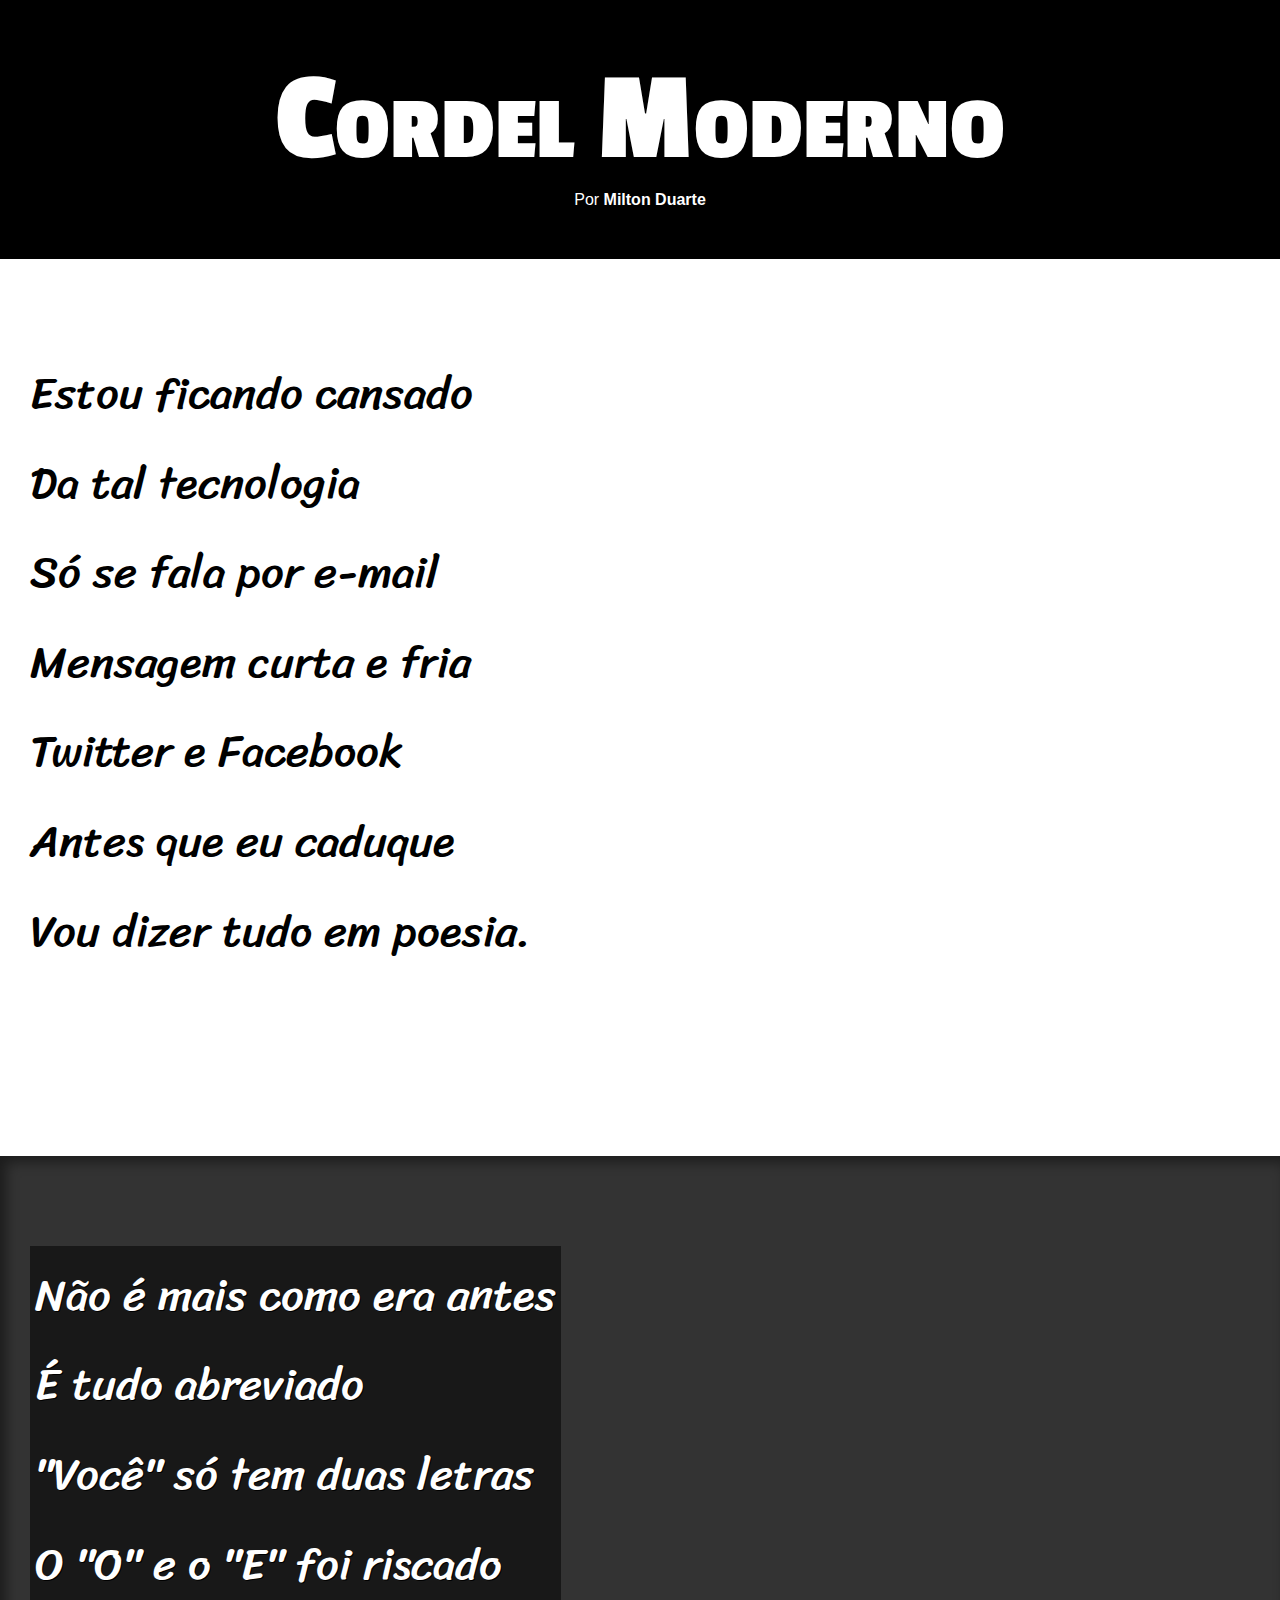
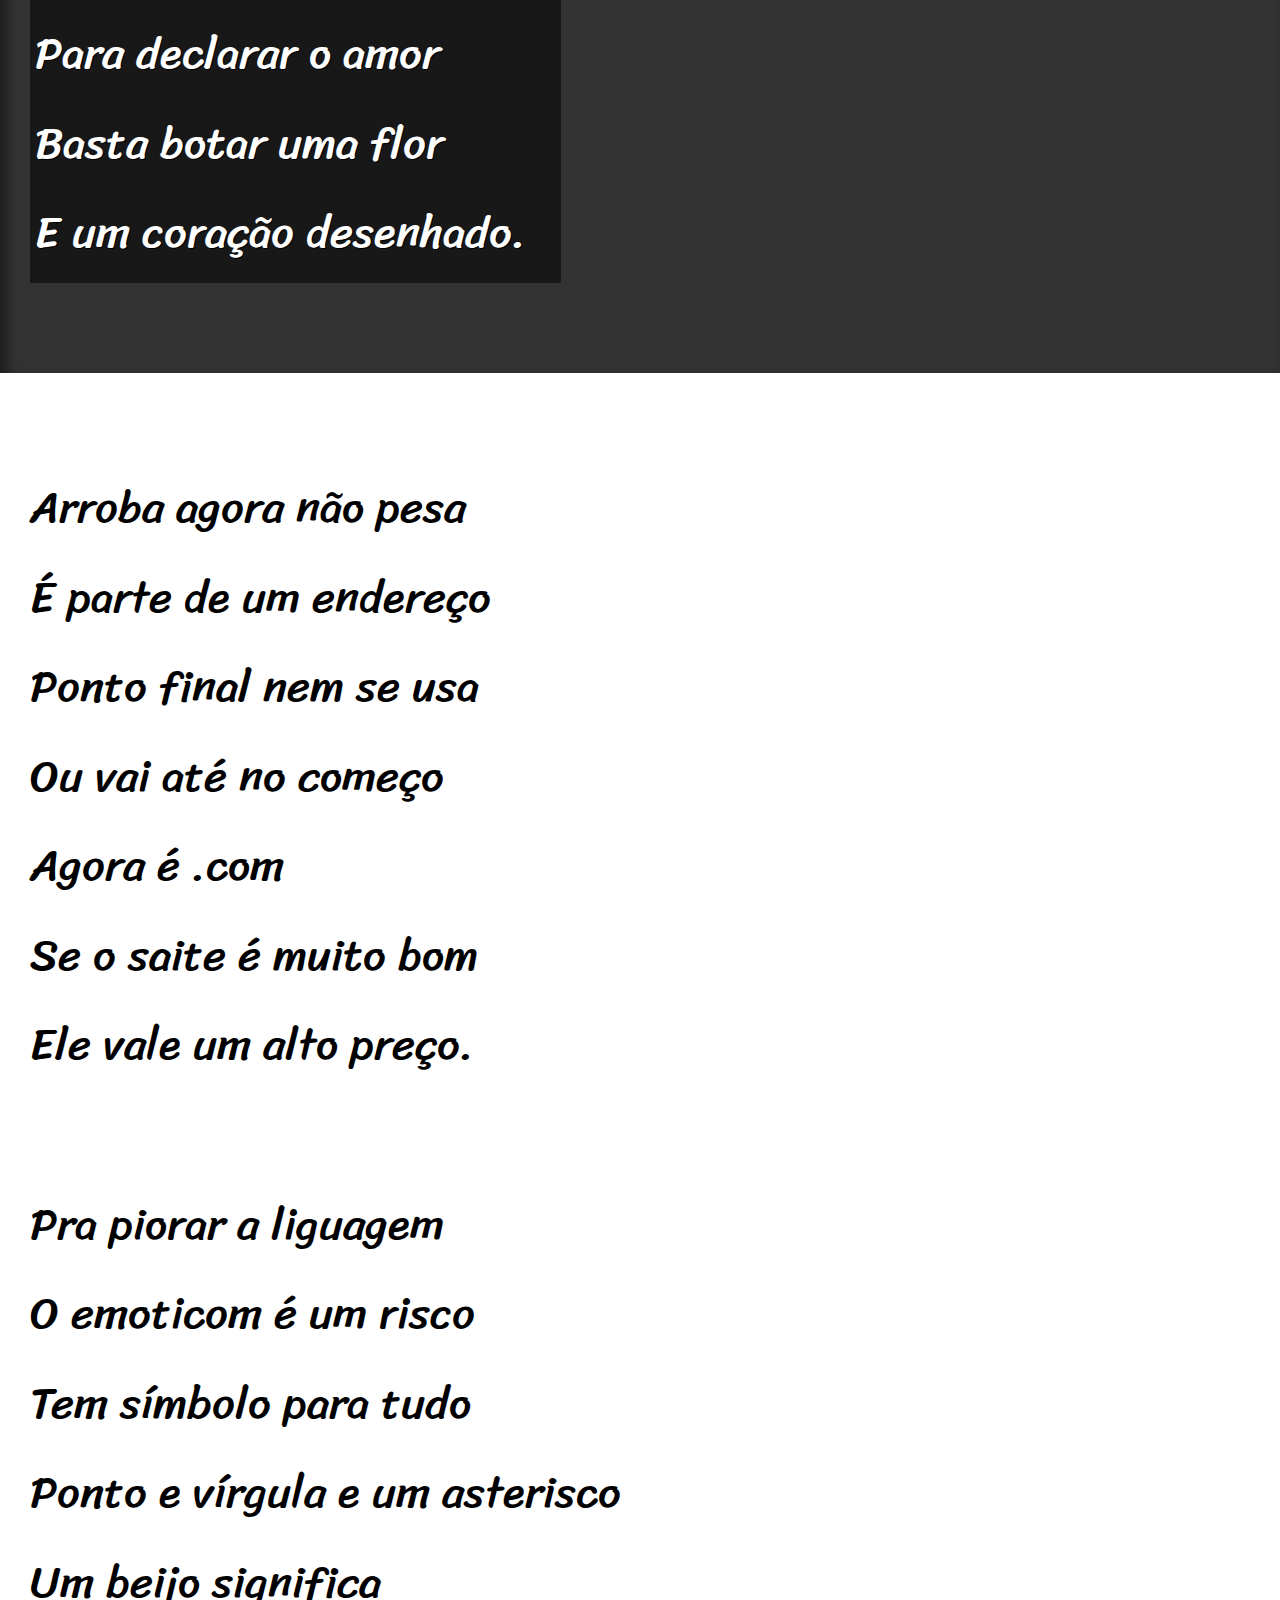
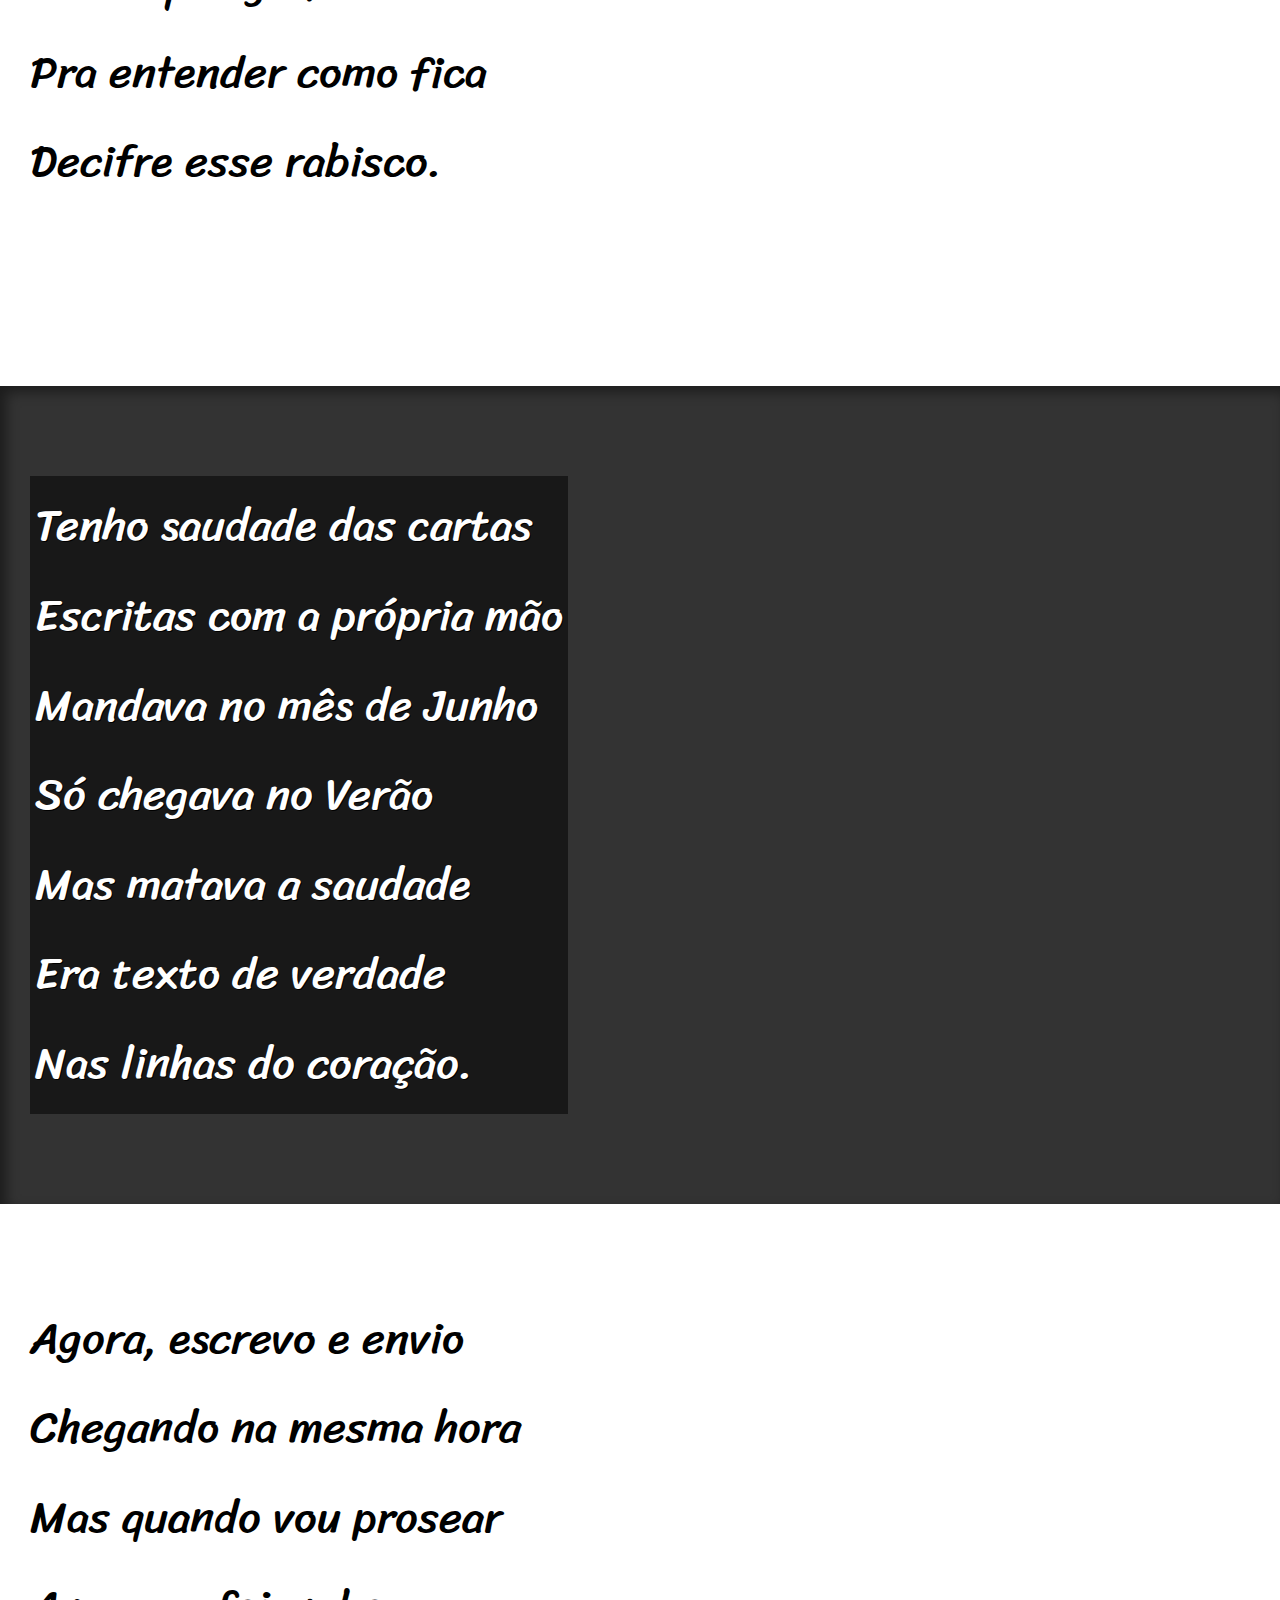
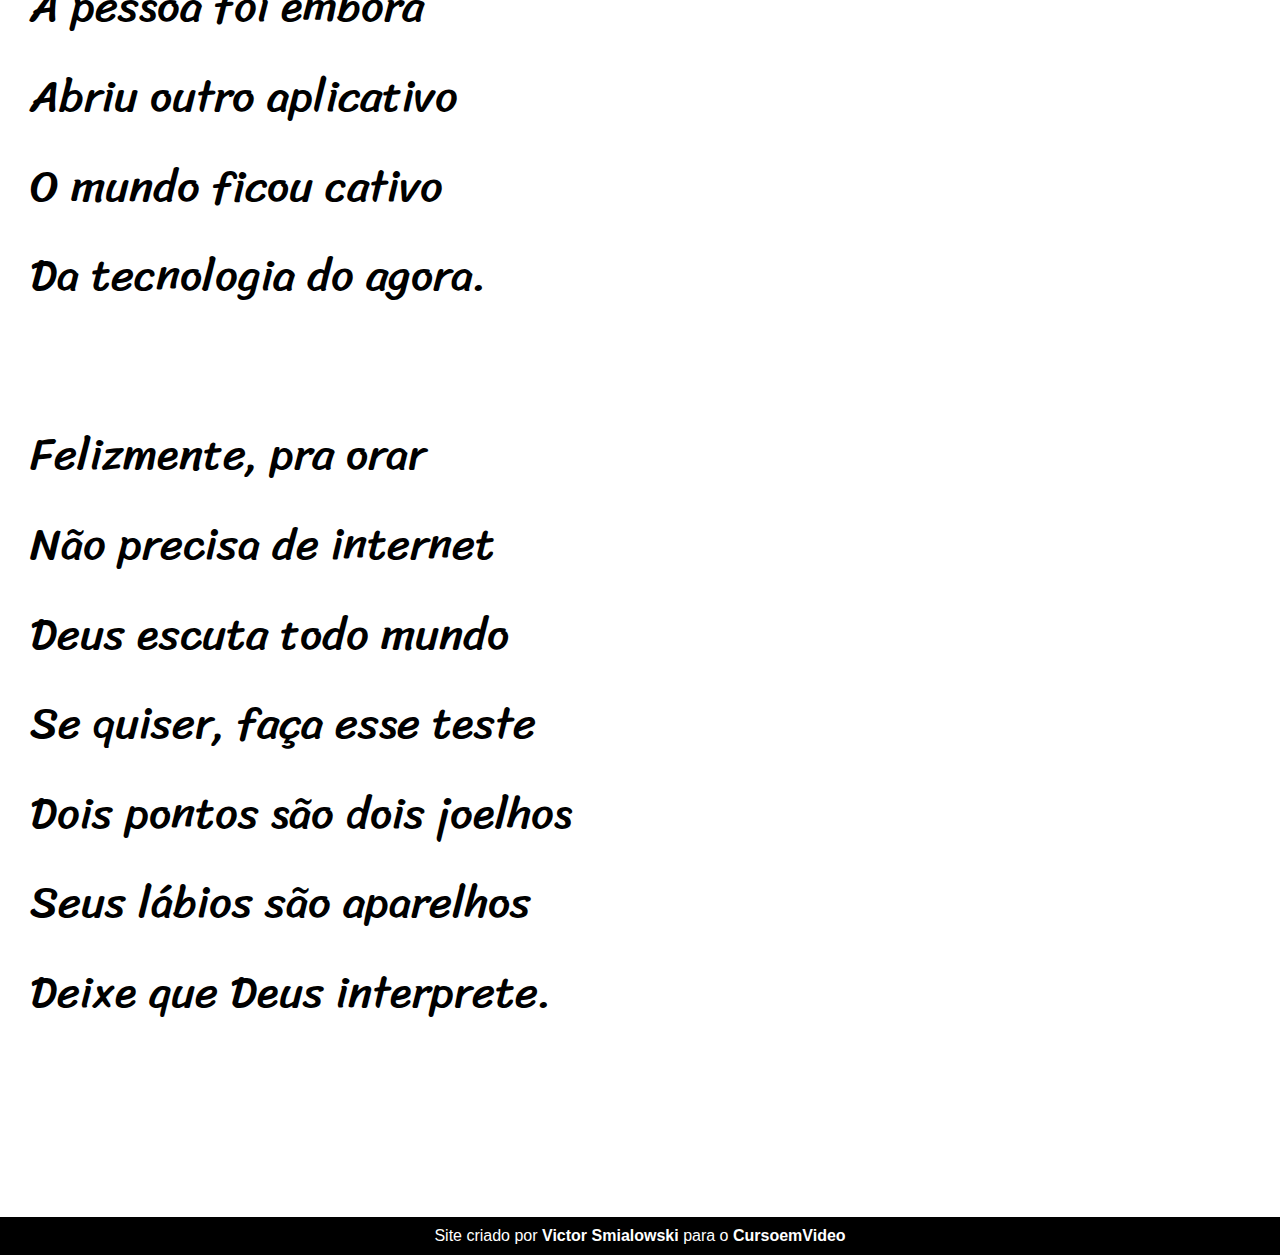
<file: Exercicio/index.html>
<!DOCTYPE html>
<html lang="pt-br">
<head>
    <meta charset="UTF-8">
    <meta http-equiv="X-UA-Compatible" content="IE=edge">
    <meta name="viewport" content="width=device-width, initial-scale=1.0">
    <title>Cordel Moderno</title>
    <link rel="stylesheet" href="estilo/style.css">
</head>
<body>
    <header>
        <h1>Cordel Moderno</h1>
        <p>Por <a href="https://www.recantodasletras.com.br/poesias/3186743" target="_blank">Milton Duarte</a></p>
    </header>

    <section class="normal">
        <p>
            Estou ficando cansado <br>
            Da tal tecnologia <br>
            Só se fala por e-mail <br>
            Mensagem curta e fria <br>
            Twitter e Facebook <br>
            Antes que eu caduque <br>
            Vou dizer tudo em poesia.
        </p>
    </section>

    <section class="imagem" id="img01">
        <p>
            Não é mais como era antes <br>
            É tudo abreviado <br>
            "Você" só tem duas letras <br>
            O "O" e o "E" foi riscado <br>
            Para declarar o amor <br>
            Basta botar uma flor <br>
            E um coração desenhado.
        </p>
    </section>

    <section class="normal">
        <p>
            Arroba agora não pesa <br>
            É parte de um endereço <br>
            Ponto final nem se usa <br>
            Ou vai até no começo <br>
            Agora é .com <br>
            Se o saite é muito bom <br>
            Ele vale um alto preço. <br>
        </p>

        <p>
            Pra piorar a liguagem <br>
            O emoticom é um risco <br>
            Tem símbolo para tudo <br>
            Ponto e vírgula e um asterisco <br>
            Um beijo significa <br>
            Pra entender como fica <br>
            Decifre esse rabisco.
        </p>
    </section>

    <section class="imagem" id="img02">
        <p>
            Tenho saudade das cartas <br>
            Escritas com a própria mão <br>
            Mandava no mês de Junho <br>
            Só chegava no Verão <br>
            Mas matava a saudade <br>
            Era texto de verdade <br>
            Nas linhas do coração.
        </p>
    </section>

    <section class="normal">
        <p>
            Agora, escrevo e envio <br>
            Chegando na mesma hora <br>
            Mas quando vou prosear <br>
            A pessoa foi embora <br>
            Abriu outro aplicativo <br>
            O mundo ficou cativo <br>
            Da tecnologia do agora. <br>
        </p>

        <p>
            Felizmente, pra orar <br>
            Não precisa de internet <br>
            Deus escuta todo mundo <br>
            Se quiser, faça esse teste <br>
            Dois pontos são dois joelhos <br>
            Seus lábios são aparelhos <br>
            Deixe que Deus interprete.
        </p>
    </section>

    <footer>
        <p>Site criado por <a href="https://github.com/Victor-Smialowski" target="_blank">Victor Smialowski</a> para o <a href="https://www.cursoemvideo.com" target="_blank">CursoemVideo</a></p>
    </footer>
</body>
</html>
</file>
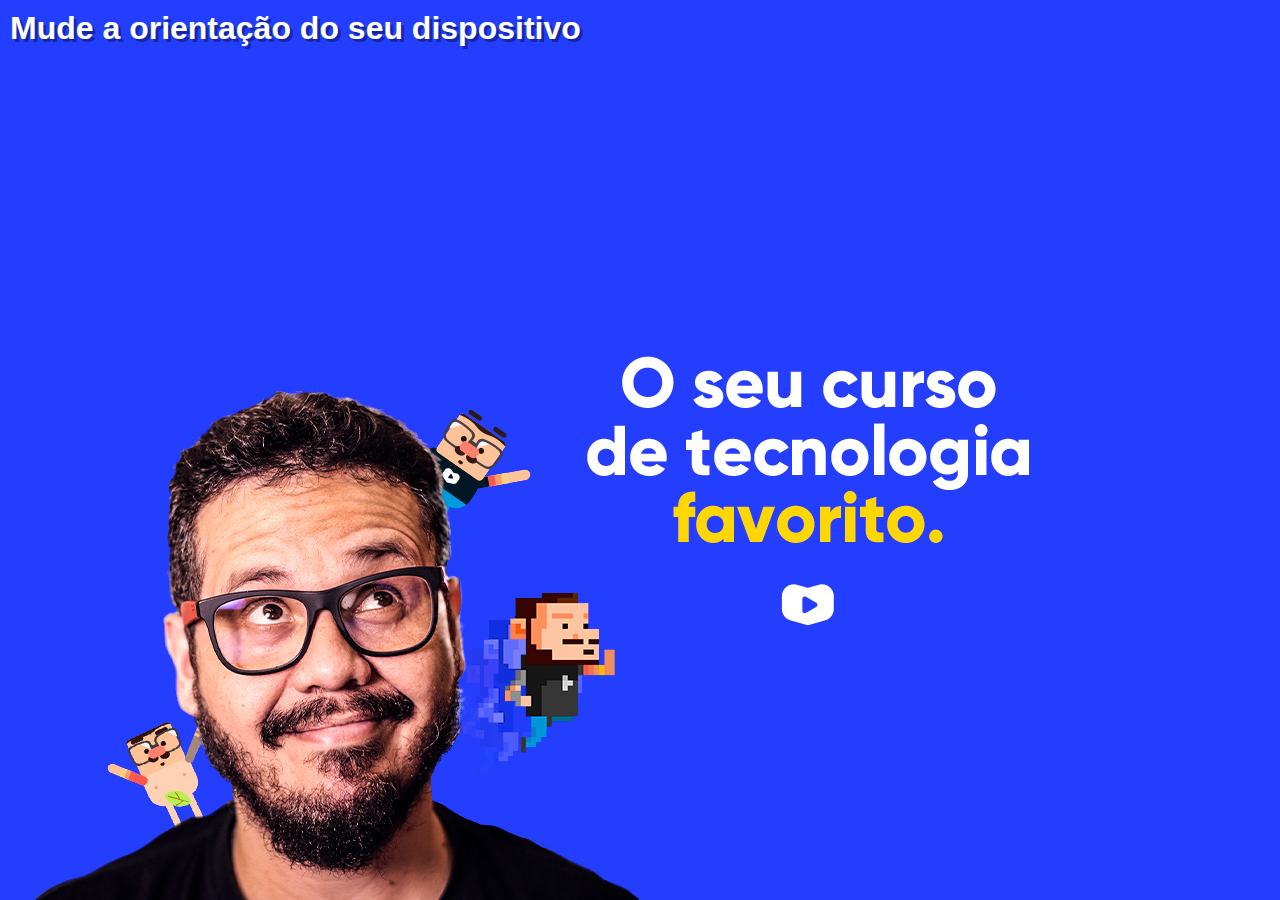
<file: pacote-imagens-cap25/index.html>
<!DOCTYPE html>
<html lang="pt-br">
<head>
    <meta charset="UTF-8">
    <meta http-equiv="X-UA-Compatible" content="IE=edge">
    <meta name="viewport" content="width=device-width, initial-scale=1.0">
    <title>Media Queries</title>
    <link rel="stylesheet" href="estilos/style.css" media="all">
    <link rel="stylesheet" href="estilos/empe.css" media="screen and (orientation: portrait)" >
    <link rel="stylesheet" href="estios/paisage.css" media="screen and (orientation: landscape)">
</head>
<body>
    <h1>Mude a orientação do seu dispositivo</h1>
</body>
</html>
</file>
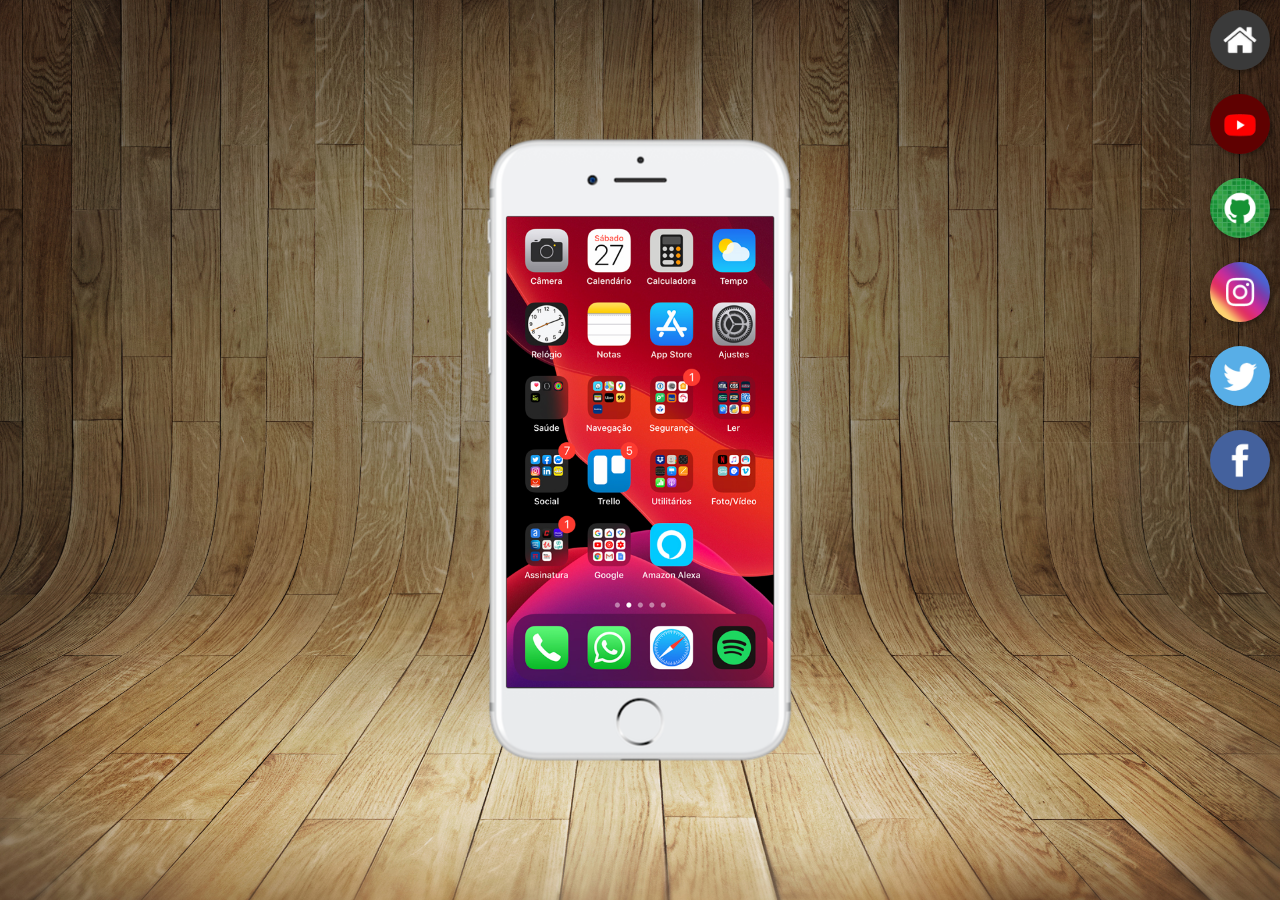
<file: projeto-social/index.html>
<!DOCTYPE html>
<html lang="pt-br">
<head>
    <meta charset="UTF-8">
    <meta http-equiv="X-UA-Compatible" content="IE=edge">
    <meta name="viewport" content="width=device-width, initial-scale=1.0">
    <link rel="shortcut icoön" href="favicon.ico" type="image/x-icon">
    <link rel="stylesheet" href="estilos/style.css">
    <title>Projeto Redes Sociais</title>
</head>
<body>
    <main>
        <section id="telefone">
            <iframe src="home.html" name="tela" id="tela" frameborder="0"> Navegador não é compatível com isso.</iframe>
        </section>
        <section id="redes-sociais">
            <a href="home.html" target="tela"><img src="imagens/logo-home.jpg" alt="Home"></a> <br>
            <a href="youtube.html" target="tela"><img src="imagens/logo-youtube.jpg" alt="Youtube"></a> <br>
            <a href="github.html" target="tela"><img src="imagens/logo-github.jpg" alt="Github"></a> <br>
            <a href="instagram.html" target="tela"><img src="imagens/logo-instagram.jpg" alt="Instagram"></a> <br>
            <a href="twitter.html" target="tela"><img src="imagens/logo-twitter.jpg" alt="Twitter"></a> <br>
            <a href="facebook.html" target="tela"><img src="imagens/logo-facebook.jpg"></a>
        </section>
    </main>
</body>
</html>
</file>
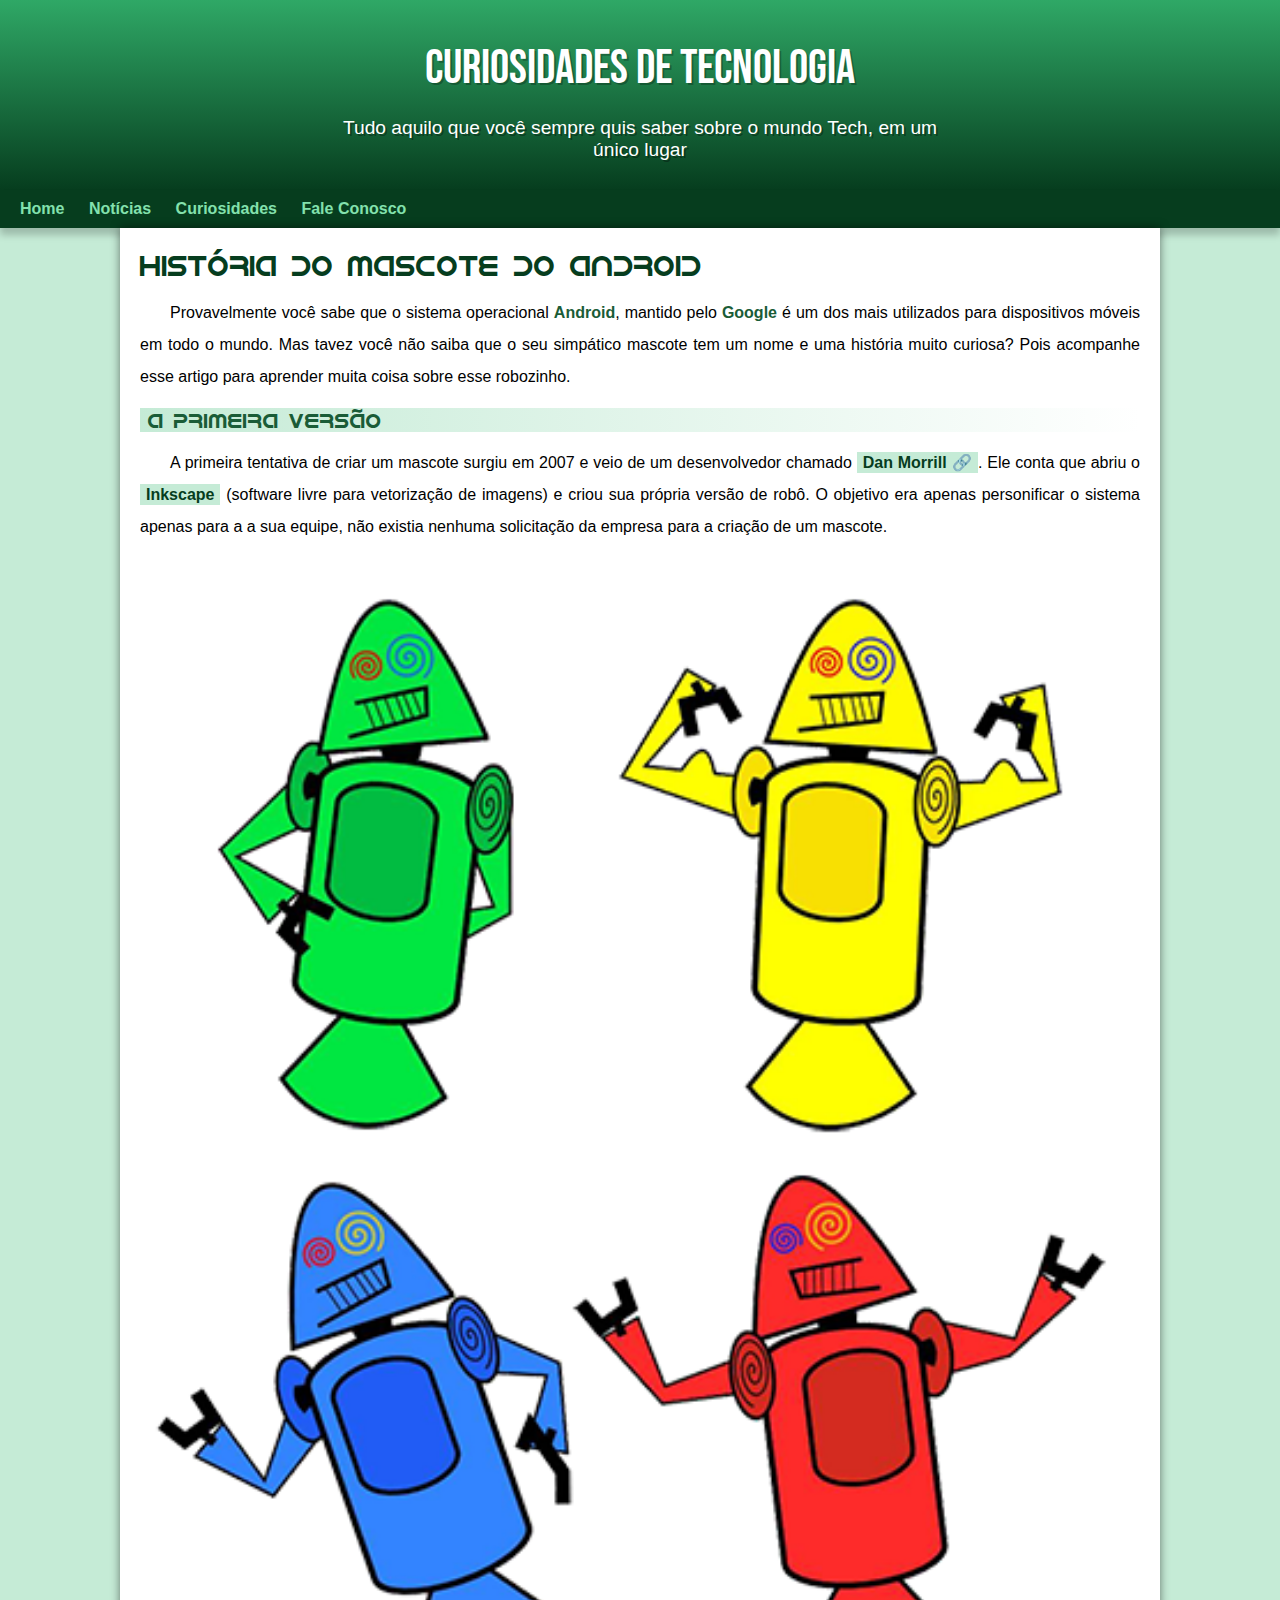
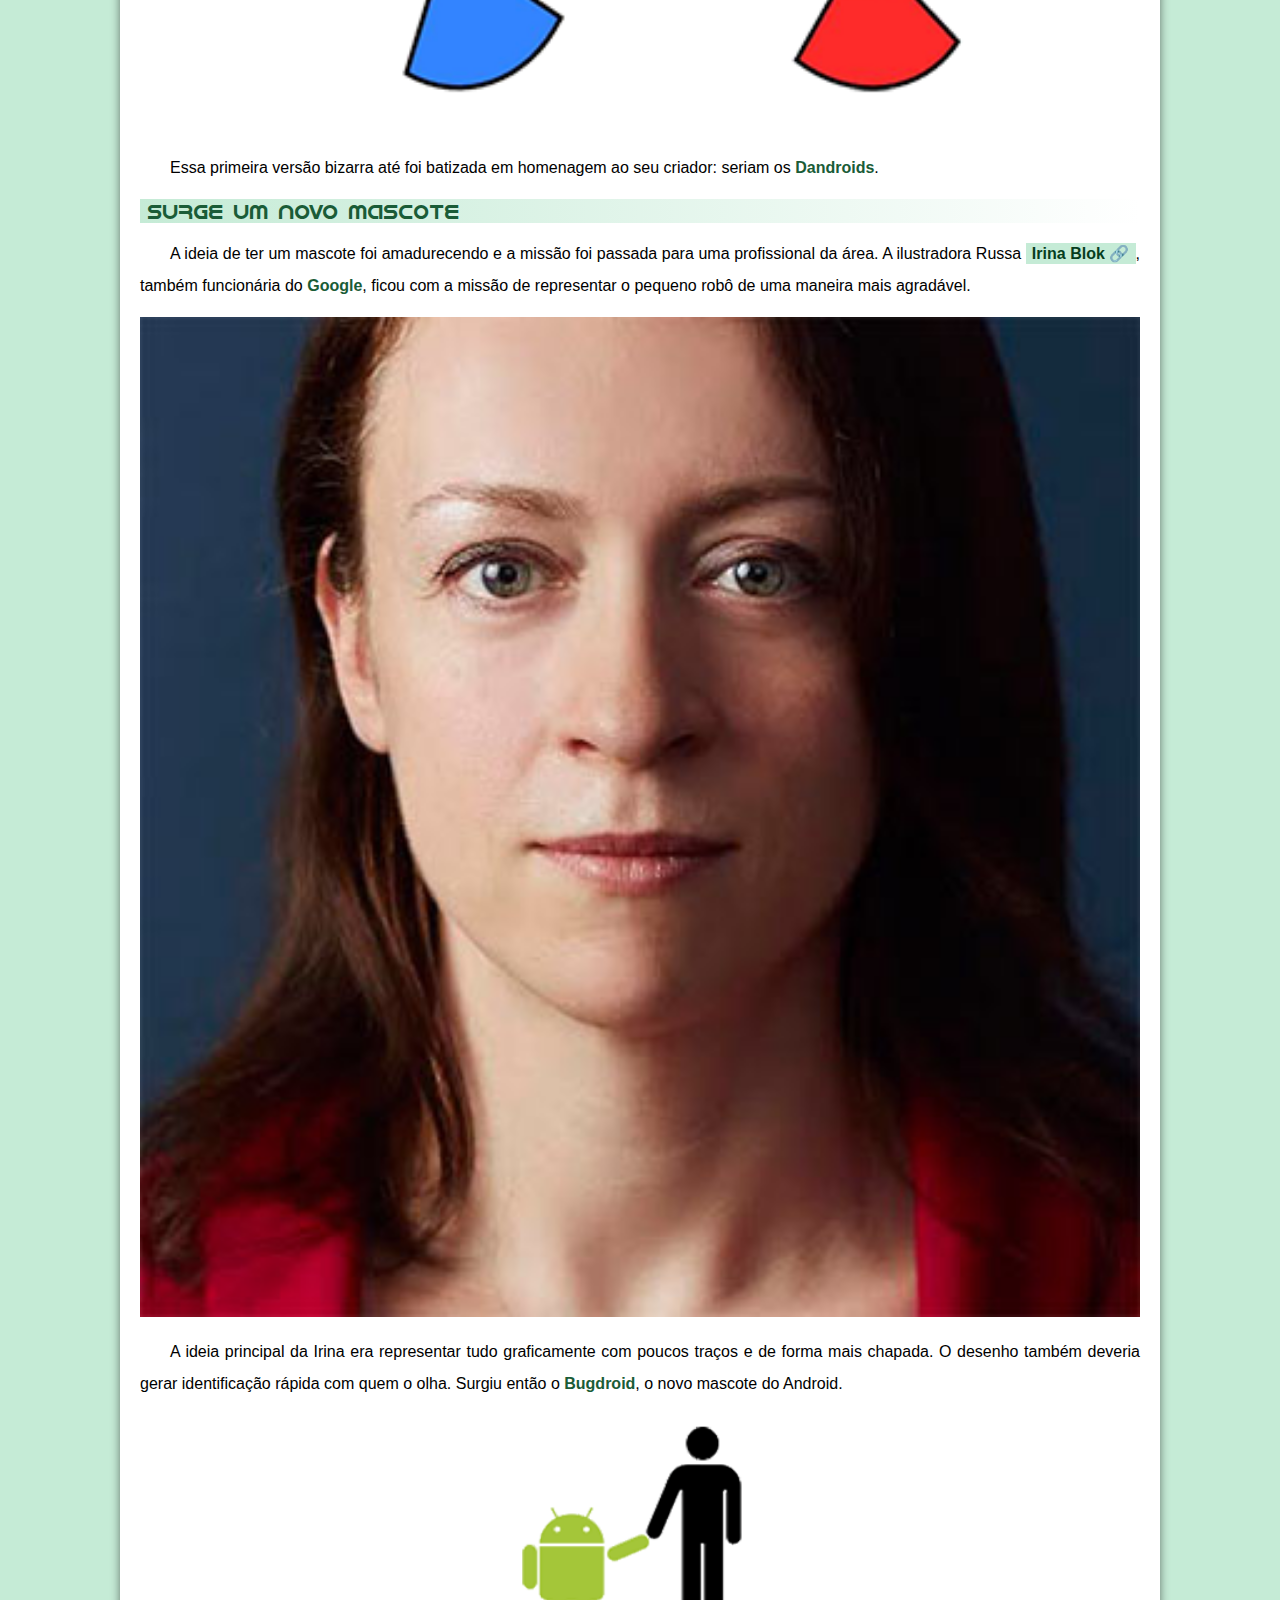
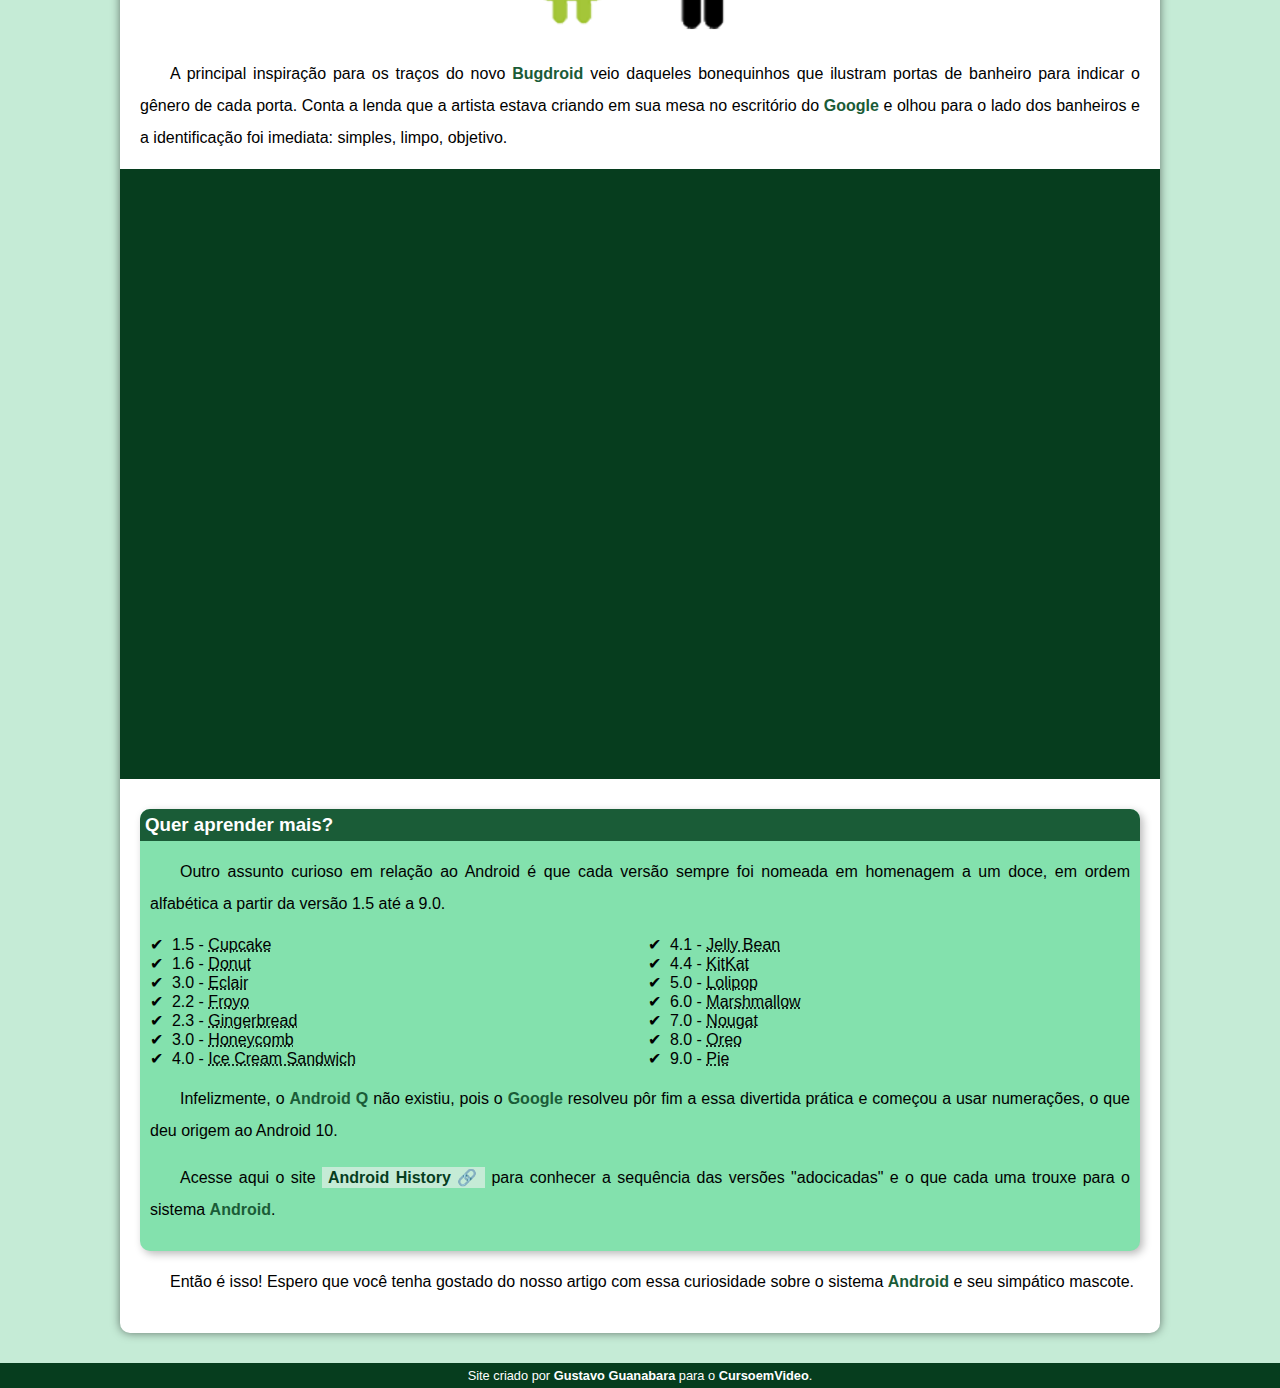
<file: Android.html>
<!DOCTYPE html>
<html lang="pt-br">
<head>
  <meta charset="UTF-8">
  <meta http-equiv="X-UA-Compatible" content="IE=edge">
  <meta name="viewport" content="width=device-width, initial-scale=1.0">
  <title>Como surgiu o mascote do Android</title>
  <link rel="shortcut icon" href="imagens/favicon.ico" type="image/x-icon">
  <link rel="stylesheet" href="style.css">
</head>
<body>
  <header>
    <h1>Curiosidades de Tecnologia</h1>
    <p>Tudo aquilo que você sempre quis saber sobre o mundo Tech, em um único lugar</p>
  </header>
  <nav>
    <a href="#">Home</a>
    <a href="#">Notícias</a>
    <a href="#">Curiosidades</a>
    <a href="#">Fale Conosco</a>
  </nav>
  <main>
    <article>
      <h1>História do Mascote do Android</h1>

      <p>Provavelmente você sabe que o sistema operacional <strong>Android</strong>, mantido pelo <strong>Google</strong> é um dos mais utilizados para dispositivos móveis em todo o mundo. Mas tavez você não saiba que o seu simpático mascote tem um nome e uma história muito curiosa? Pois acompanhe esse artigo para aprender muita coisa sobre esse robozinho.</p>

      <h2>A primeira versão</h2>

      <p>A primeira tentativa de criar um mascote surgiu em 2007 e veio de um desenvolvedor chamado <a href="https://androidcommunity.com/dan-morrill-shows-us-the-android-mascot-that-almost-was-20130103/" target="_blank" class="externo">Dan Morrill</a>. Ele conta que abriu o <a href="https://inkscape.org/pt-br/" target="_blank">Inkscape</a> (software livre para vetorização de imagens) e criou sua própria versão de robô. O objetivo era apenas personificar o sistema apenas para a a sua equipe, não existia nenhuma solicitação da empresa para a criação de um mascote.</p>

      <picture>
        <source media="(min-width: 670px)" srcset="imagens/dan-droids-pq.png">
        <img src="imagens/dan-droids.png" alt="Primeiro mascote do Android"></picture>

      <p>Essa primeira versão bizarra até foi batizada em homenagem ao seu criador: seriam os <strong>Dandroids</strong>.</p>

      <h2>Surge um novo mascote</h2>

      <p>A ideia de ter um mascote foi amadurecendo e a missão foi passada para uma profissional da área. A ilustradora Russa <a href="https://www.irinablok.com/" target="_blank" class="externo">Irina Blok</a>, também funcionária do <strong>Google</strong>, ficou com a missão de representar o pequeno robô de uma maneira mais agradável.</p>

      <picture>
        <source media="(min-width:670px )" srcset="imagens/irina-blok-pq.jpg">
        <img src="imagens/irina-blok.jpg" alt="Irina Block, criadora do mascote do Android">
      </picture>

      <p>A ideia principal da Irina era representar tudo graficamente com poucos traços e de forma mais chapada. O desenho também deveria gerar identificação rápida com quem o olha. Surgiu então o <strong>Bugdroid</strong>, o novo mascote do Android.</p>

      <img src="imagens/bugdroid.png" class="pequena" alt="Bugdroid">

      <p>A principal inspiração para os traços do novo <strong>Bugdroid</strong> veio daqueles bonequinhos que ilustram portas de banheiro para indicar o gênero de cada porta. Conta a lenda que a artista estava criando em sua mesa no escritório do <strong>Google</strong> e olhou para o lado dos banheiros e a identificação foi imediata: simples, limpo, objetivo.</p>

      <div class="video"><iframe width="560" height="315" src="https://www.youtube.com/embed/l2UDgpLz20M" title="YouTube video player" frameborder="0" allow="accelerometer; autoplay; clipboard-write; encrypted-media; gyroscope; picture-in-picture; web-share" allowfullscreen></iframe></div>
      
      <aside>
        <h3>Quer aprender mais?</h3>

        <p>Outro assunto curioso em relação ao Android é que cada versão sempre foi nomeada em homenagem a um doce, em ordem alfabética a partir da versão 1.5 até a 9.0.</p>

        <ul>
          <li>1.5 - <abbr title="Bolo de Copo">Cupcake</abbr></li>
          <li>1.6 - <abbr title="Rosquinha">Donut</abbr></li>
          <li>3.0 - <abbr title="Bomba">Eclair</abbr></li>
          <li>2.2 - <abbr title="Iogurte Congelado">Froyo</abbr></li>
          <li>2.3 - <abbr title="Biscoito de Gengibre">Gingerbread</abbr></li>
          <li>3.0 - <abbr title="Favo de Mel">Honeycomb</abbr></li>
          <li>4.0 - <abbr title="Sanduíche de Sorvete">Ice Cream Sandwich</abbr></li>
          <li>4.1 - <abbr title="Jujuba">Jelly Bean</abbr></li>
          <li>4.4 - <abbr title="KitKat">KitKat</abbr></li>
          <li>5.0 - <abbr title="Pirulito">Lolipop</abbr></li>
          <li>6.0 - <abbr title="Marshmallow">Marshmallow</abbr></li>
          <li>7.0 - <abbr title="Torrone">Nougat</abbr></li>
          <li>8.0 - <abbr title="Oreo">Oreo</abbr></li>
          <li>9.0 - <abbr title="Torta">Pie</abbr></li>
        </ul>

        <p>
          Infelizmente, o <strong>Android Q</strong> não existiu, pois o <strong>Google</strong> resolveu pôr fim a essa divertida prática e começou a usar numerações, o que deu origem ao Android 10.

          <p>Acesse aqui o site <a href="https://www.android.com/intl/en_uk/history/#/donut" target="_blank" class="externo">Android History</a> para conhecer a sequência das versões "adocicadas" e o que cada uma trouxe para o sistema <strong>Android</strong>.</p>
        </p>
      </aside>

      <p>Então é isso! Espero que você tenha gostado do nosso artigo com essa curiosidade sobre o sistema <strong>Android</strong> e seu simpático mascote.</p>
    </article>
  </main>
  <footer>
    Site criado por <a href="https://gustavoguanabara.github.io/" target="_blank">Gustavo Guanabara</a> para o <a href="https://www.youtube.com/cursoemvideo" target="_blank">CursoemVideo</a>.
  </footer>
</body>
</html>
</file>
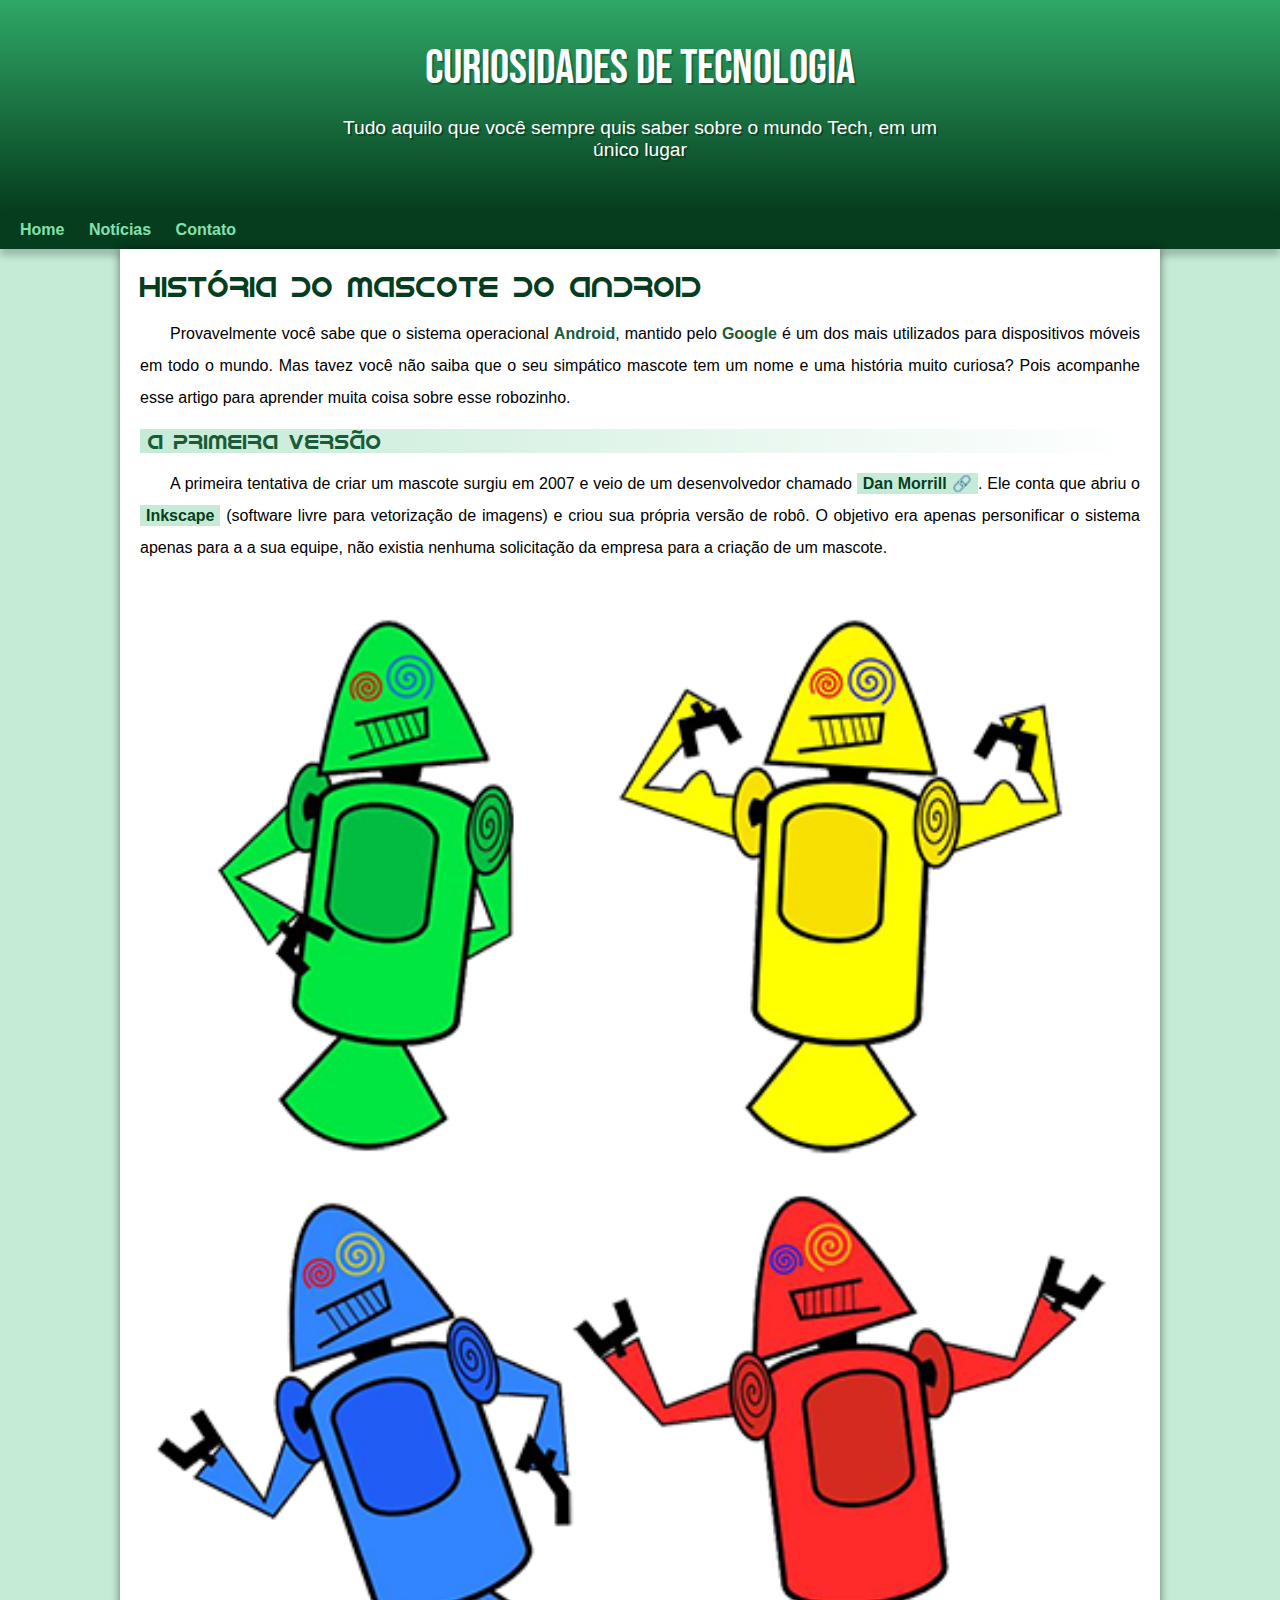
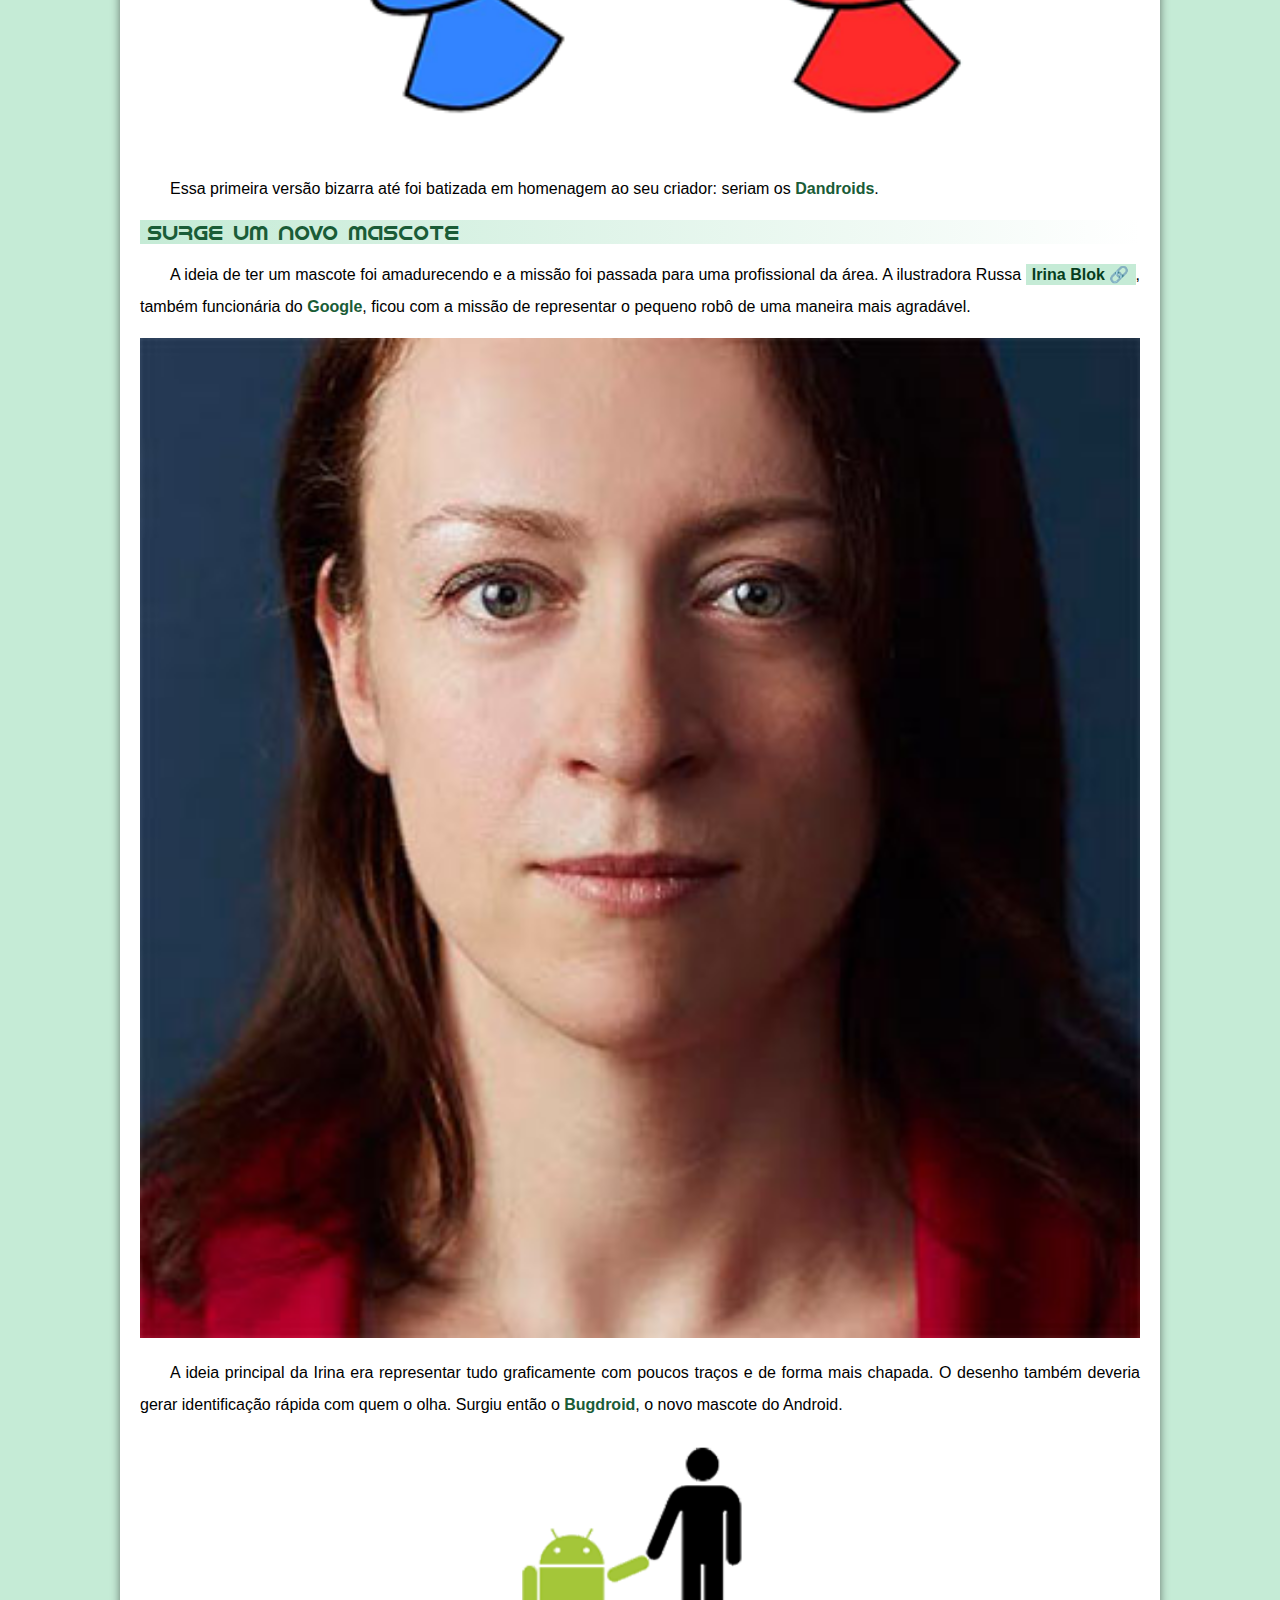
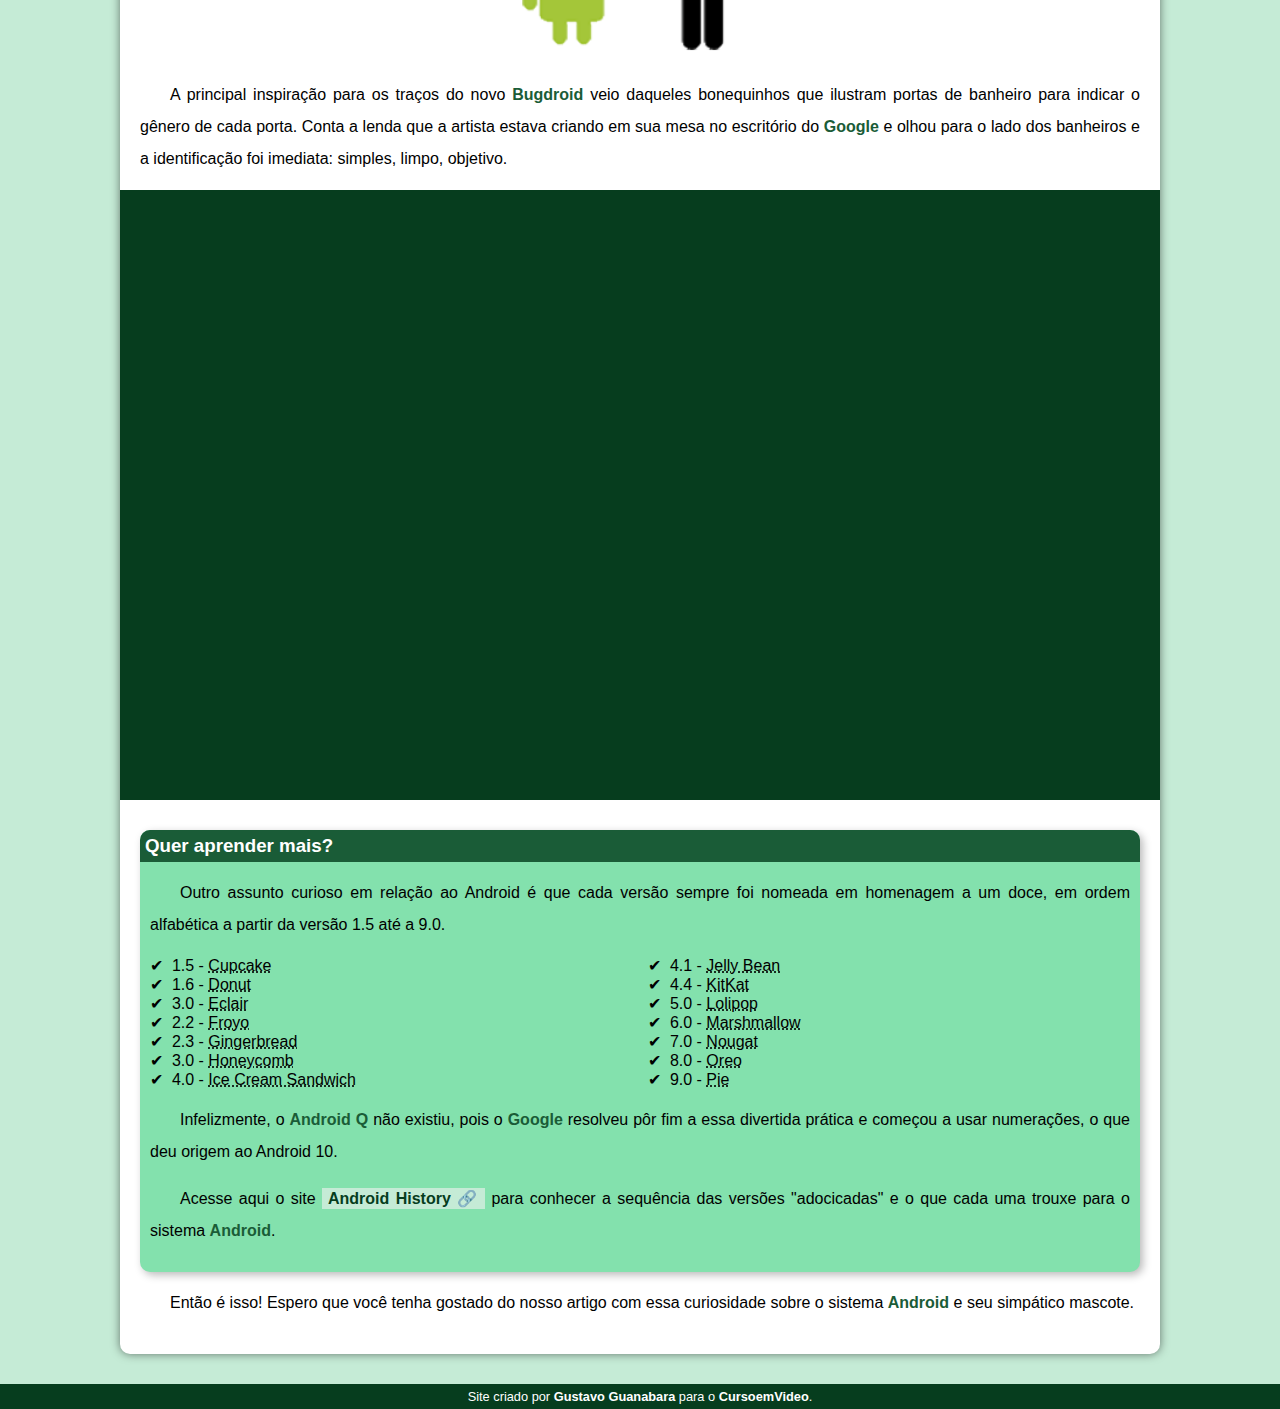
<file: projeto-site-android/Android.html>
<!DOCTYPE html>
<html lang="pt-br">
<head>
  <meta charset="UTF-8">
  <meta http-equiv="X-UA-Compatible" content="IE=edge">
  <meta name="viewport" content="width=device-width, initial-scale=1.0">
  <title>Como surgiu o mascote do Android</title>
  <link rel="shortcut icon" href="imagens/favicon.ico" type="image/x-icon">
  <link rel="stylesheet" href="style.css">
</head>
<body>
  <header>
    <h1>Curiosidades de Tecnologia</h1>
    <p>Tudo aquilo que você sempre quis saber sobre o mundo Tech, em um único lugar</p>
  </header>
  <nav>
    <a href="#">Home</a>
    <a href="#">Notícias</a>
    <a href="#">Contato</a>
  </nav>
  <main>
    <article>
      <h1>História do Mascote do Android</h1>

      <p>Provavelmente você sabe que o sistema operacional <strong>Android</strong>, mantido pelo <strong>Google</strong> é um dos mais utilizados para dispositivos móveis em todo o mundo. Mas tavez você não saiba que o seu simpático mascote tem um nome e uma história muito curiosa? Pois acompanhe esse artigo para aprender muita coisa sobre esse robozinho.</p>

      <h2>A primeira versão</h2>

      <p>A primeira tentativa de criar um mascote surgiu em 2007 e veio de um desenvolvedor chamado <a href="https://androidcommunity.com/dan-morrill-shows-us-the-android-mascot-that-almost-was-20130103/" target="_blank" class="externo">Dan Morrill</a>. Ele conta que abriu o <a href="https://inkscape.org/pt-br/" target="_blank">Inkscape</a> (software livre para vetorização de imagens) e criou sua própria versão de robô. O objetivo era apenas personificar o sistema apenas para a a sua equipe, não existia nenhuma solicitação da empresa para a criação de um mascote.</p>

      <picture>
        <source media="(min-width: 670px)" srcset="imagens/dan-droids-pq.png">
        <img src="imagens/dan-droids.png" alt="Primeiro mascote do Android"></picture>

      <p>Essa primeira versão bizarra até foi batizada em homenagem ao seu criador: seriam os <strong>Dandroids</strong>.</p>

      <h2>Surge um novo mascote</h2>

      <p>A ideia de ter um mascote foi amadurecendo e a missão foi passada para uma profissional da área. A ilustradora Russa <a href="https://www.irinablok.com/" target="_blank" class="externo">Irina Blok</a>, também funcionária do <strong>Google</strong>, ficou com a missão de representar o pequeno robô de uma maneira mais agradável.</p>

      <picture>
        <source media="(min-width:670px )" srcset="imagens/irina-blok-pq.jpg">
        <img src="imagens/irina-blok.jpg" alt="Irina Block, criadora do mascote do Android">
      </picture>

      <p>A ideia principal da Irina era representar tudo graficamente com poucos traços e de forma mais chapada. O desenho também deveria gerar identificação rápida com quem o olha. Surgiu então o <strong>Bugdroid</strong>, o novo mascote do Android.</p>

      <img src="imagens/bugdroid.png" class="pequena" alt="Bugdroid">

      <p>A principal inspiração para os traços do novo <strong>Bugdroid</strong> veio daqueles bonequinhos que ilustram portas de banheiro para indicar o gênero de cada porta. Conta a lenda que a artista estava criando em sua mesa no escritório do <strong>Google</strong> e olhou para o lado dos banheiros e a identificação foi imediata: simples, limpo, objetivo.</p>

      <div class="video"><iframe width="560" height="315" src="https://www.youtube.com/embed/l2UDgpLz20M" title="YouTube video player" frameborder="0" allow="accelerometer; autoplay; clipboard-write; encrypted-media; gyroscope; picture-in-picture; web-share" allowfullscreen></iframe></div>
      
      <aside>
        <h3>Quer aprender mais?</h3>

        <p>Outro assunto curioso em relação ao Android é que cada versão sempre foi nomeada em homenagem a um doce, em ordem alfabética a partir da versão 1.5 até a 9.0.</p>

        <ul>
          <li>1.5 - <abbr title="Bolo de Copo">Cupcake</abbr></li>
          <li>1.6 - <abbr title="Rosquinha">Donut</abbr></li>
          <li>3.0 - <abbr title="Bomba">Eclair</abbr></li>
          <li>2.2 - <abbr title="Iogurte Congelado">Froyo</abbr></li>
          <li>2.3 - <abbr title="Biscoito de Gengibre">Gingerbread</abbr></li>
          <li>3.0 - <abbr title="Favo de Mel">Honeycomb</abbr></li>
          <li>4.0 - <abbr title="Sanduíche de Sorvete">Ice Cream Sandwich</abbr></li>
          <li>4.1 - <abbr title="Jujuba">Jelly Bean</abbr></li>
          <li>4.4 - <abbr title="KitKat">KitKat</abbr></li>
          <li>5.0 - <abbr title="Pirulito">Lolipop</abbr></li>
          <li>6.0 - <abbr title="Marshmallow">Marshmallow</abbr></li>
          <li>7.0 - <abbr title="Torrone">Nougat</abbr></li>
          <li>8.0 - <abbr title="Oreo">Oreo</abbr></li>
          <li>9.0 - <abbr title="Torta">Pie</abbr></li>
        </ul>

        <p>
          Infelizmente, o <strong>Android Q</strong> não existiu, pois o <strong>Google</strong> resolveu pôr fim a essa divertida prática e começou a usar numerações, o que deu origem ao Android 10.

          <p>Acesse aqui o site <a href="https://www.android.com/intl/en_uk/history/#/donut" target="_blank" class="externo">Android History</a> para conhecer a sequência das versões "adocicadas" e o que cada uma trouxe para o sistema <strong>Android</strong>.</p>
        </p>
      </aside>

      <p>Então é isso! Espero que você tenha gostado do nosso artigo com essa curiosidade sobre o sistema <strong>Android</strong> e seu simpático mascote.</p>
    </article>
  </main>
  <footer>
    Site criado por <a href="https://gustavoguanabara.github.io/" target="_blank">Gustavo Guanabara</a> para o <a href="https://www.youtube.com/cursoemvideo" target="_blank">CursoemVideo</a>.
  </footer>
</body>
</html>
</file>
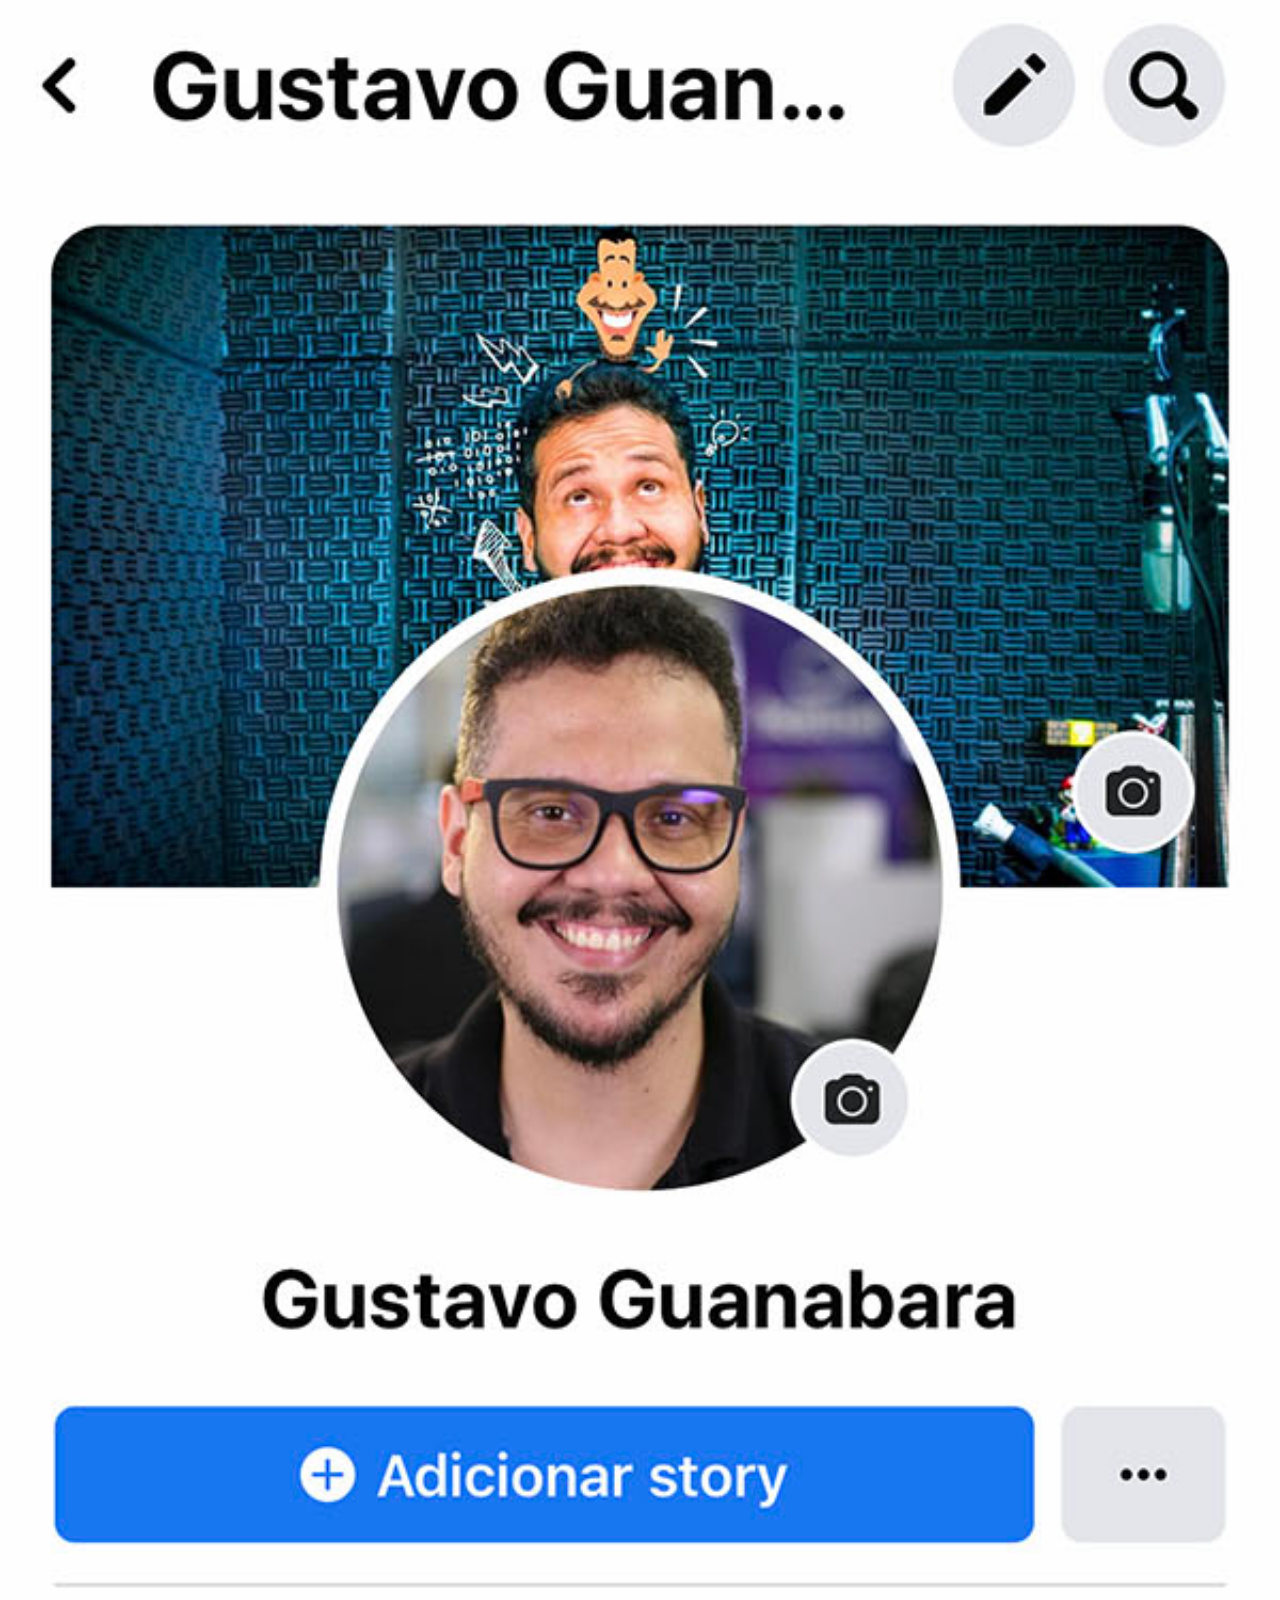
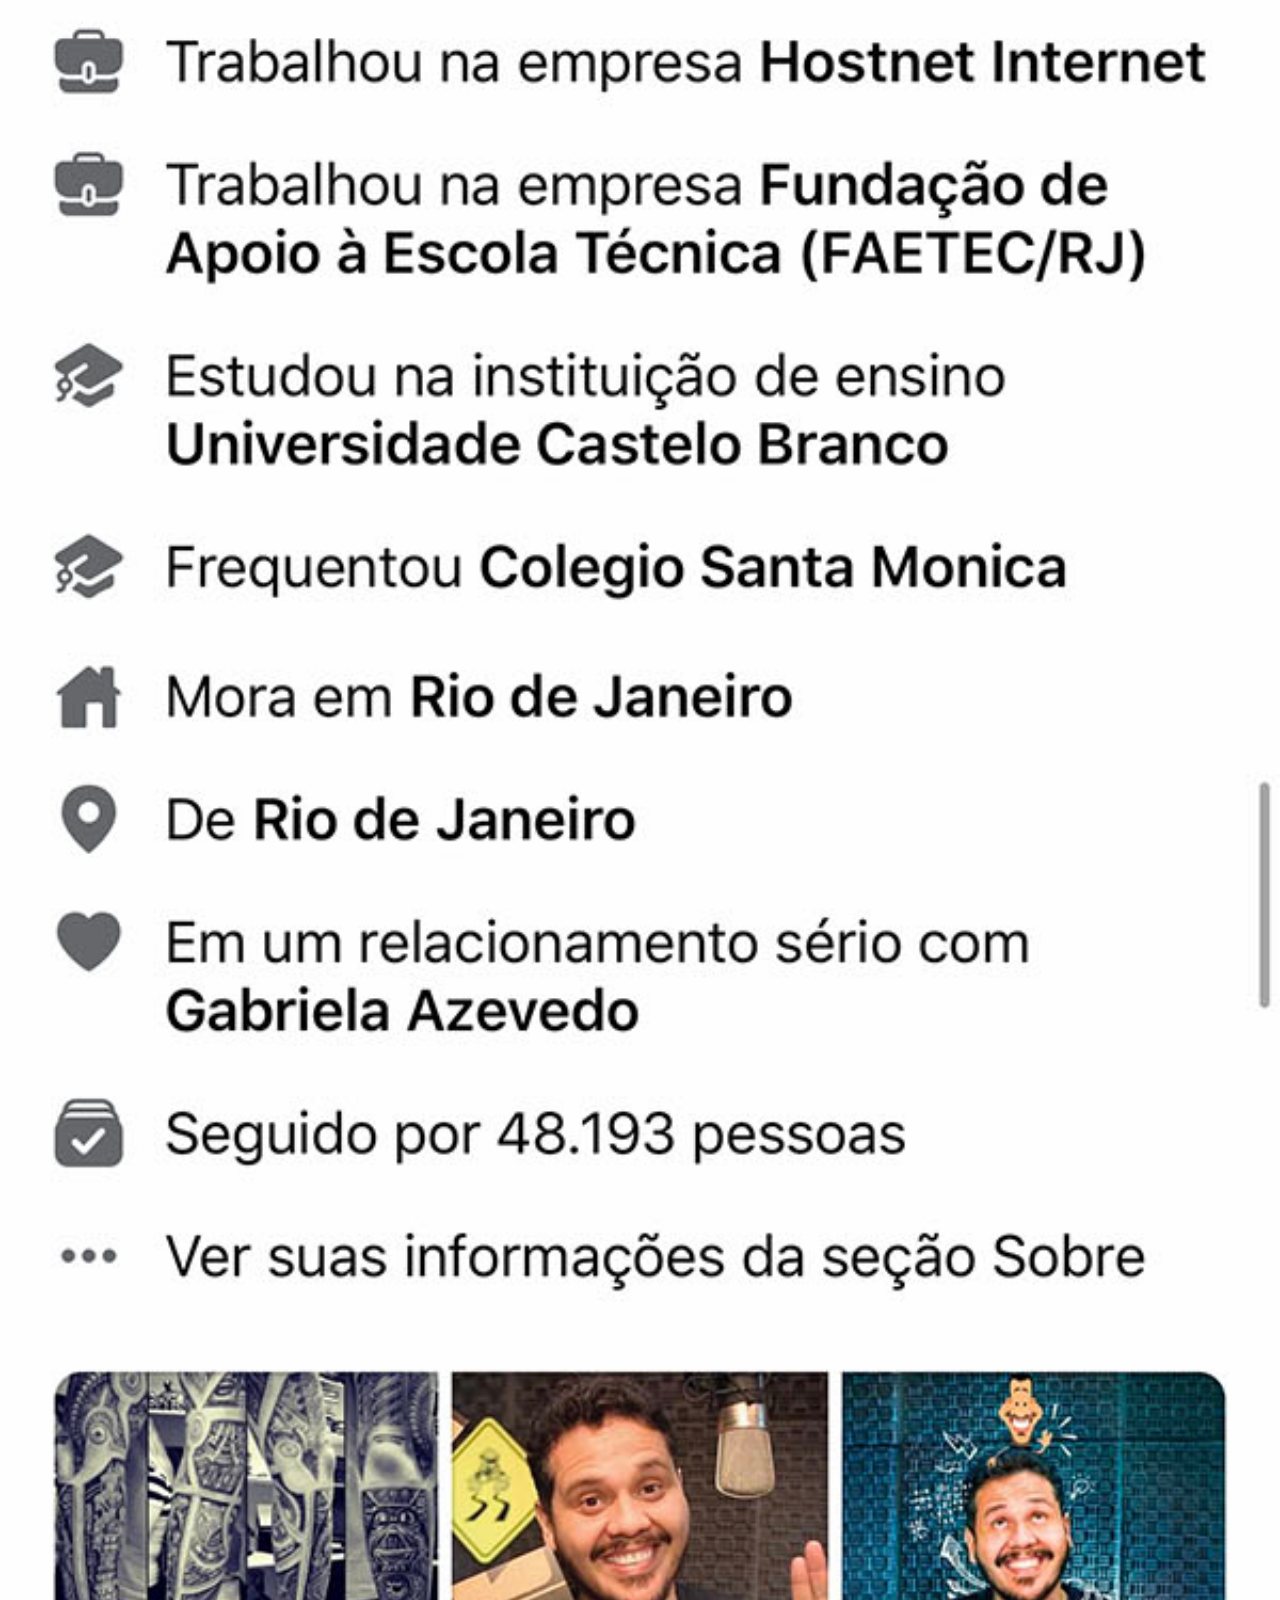
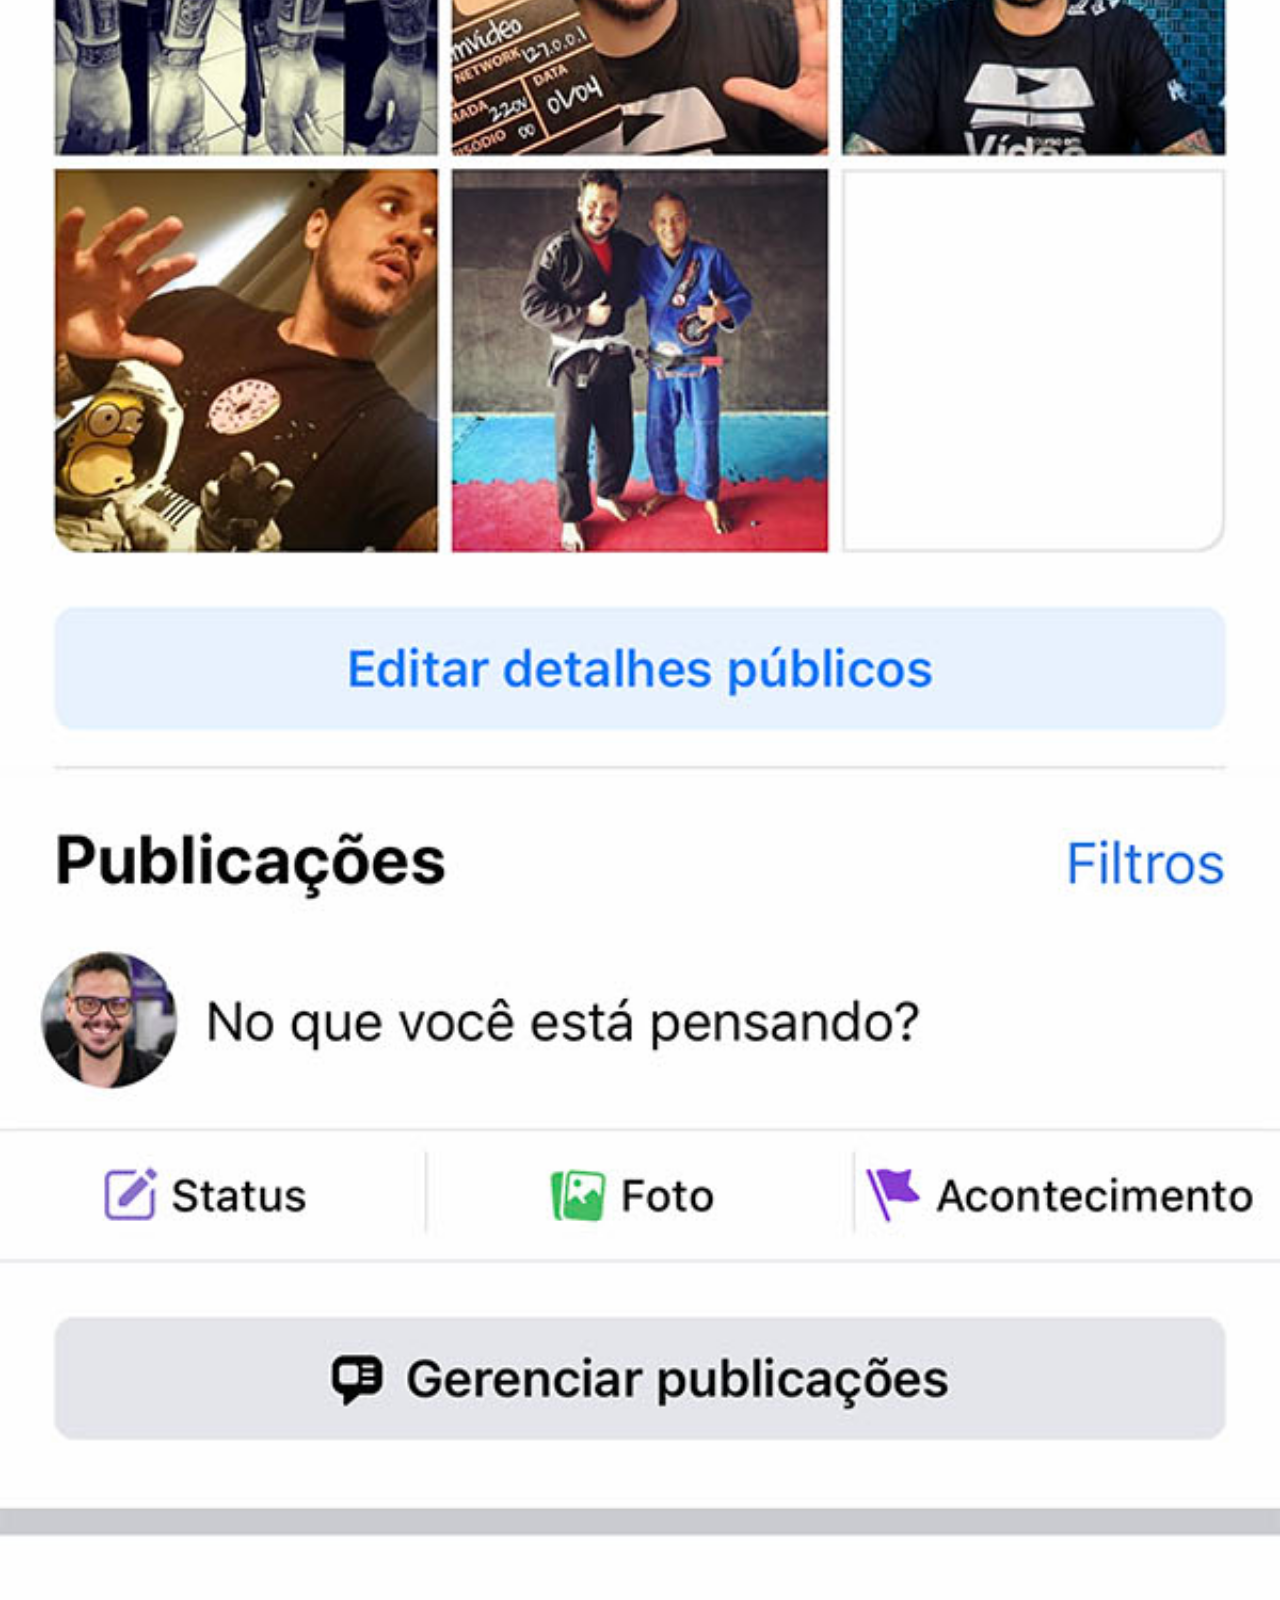
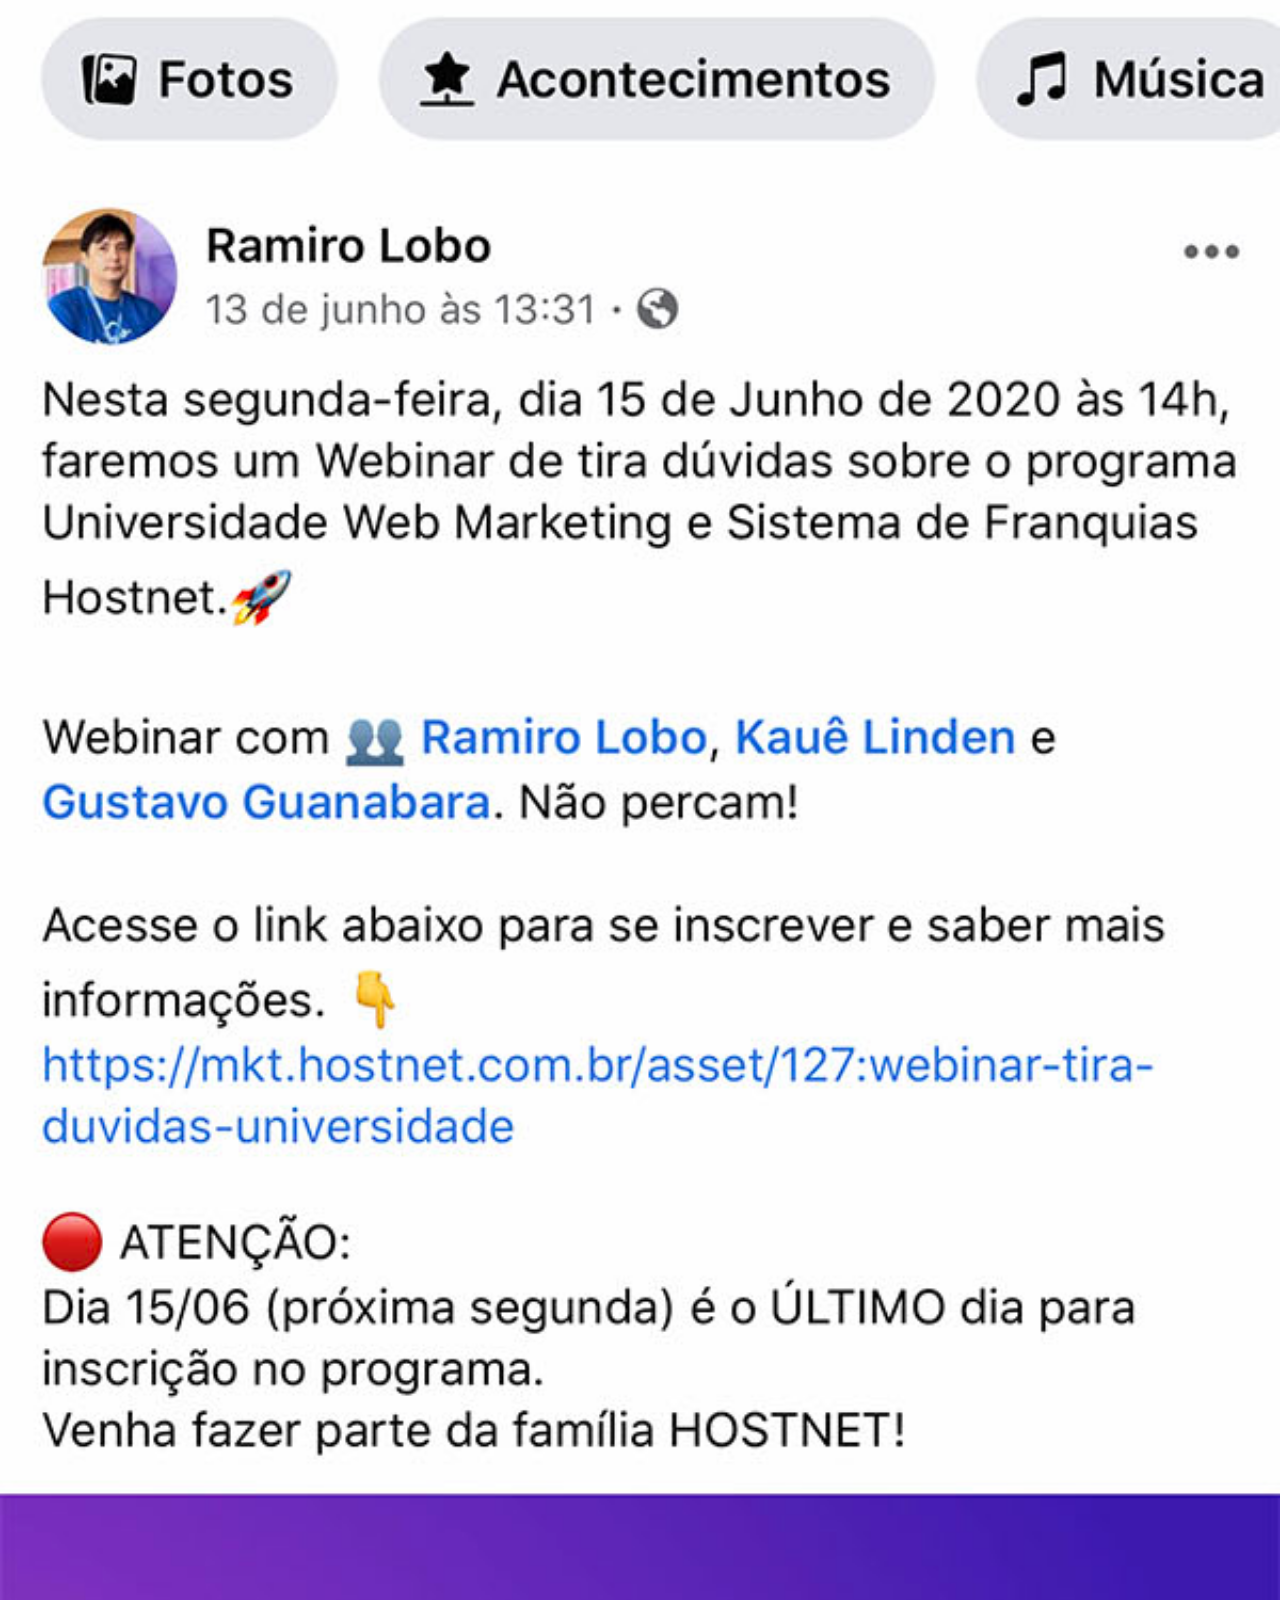
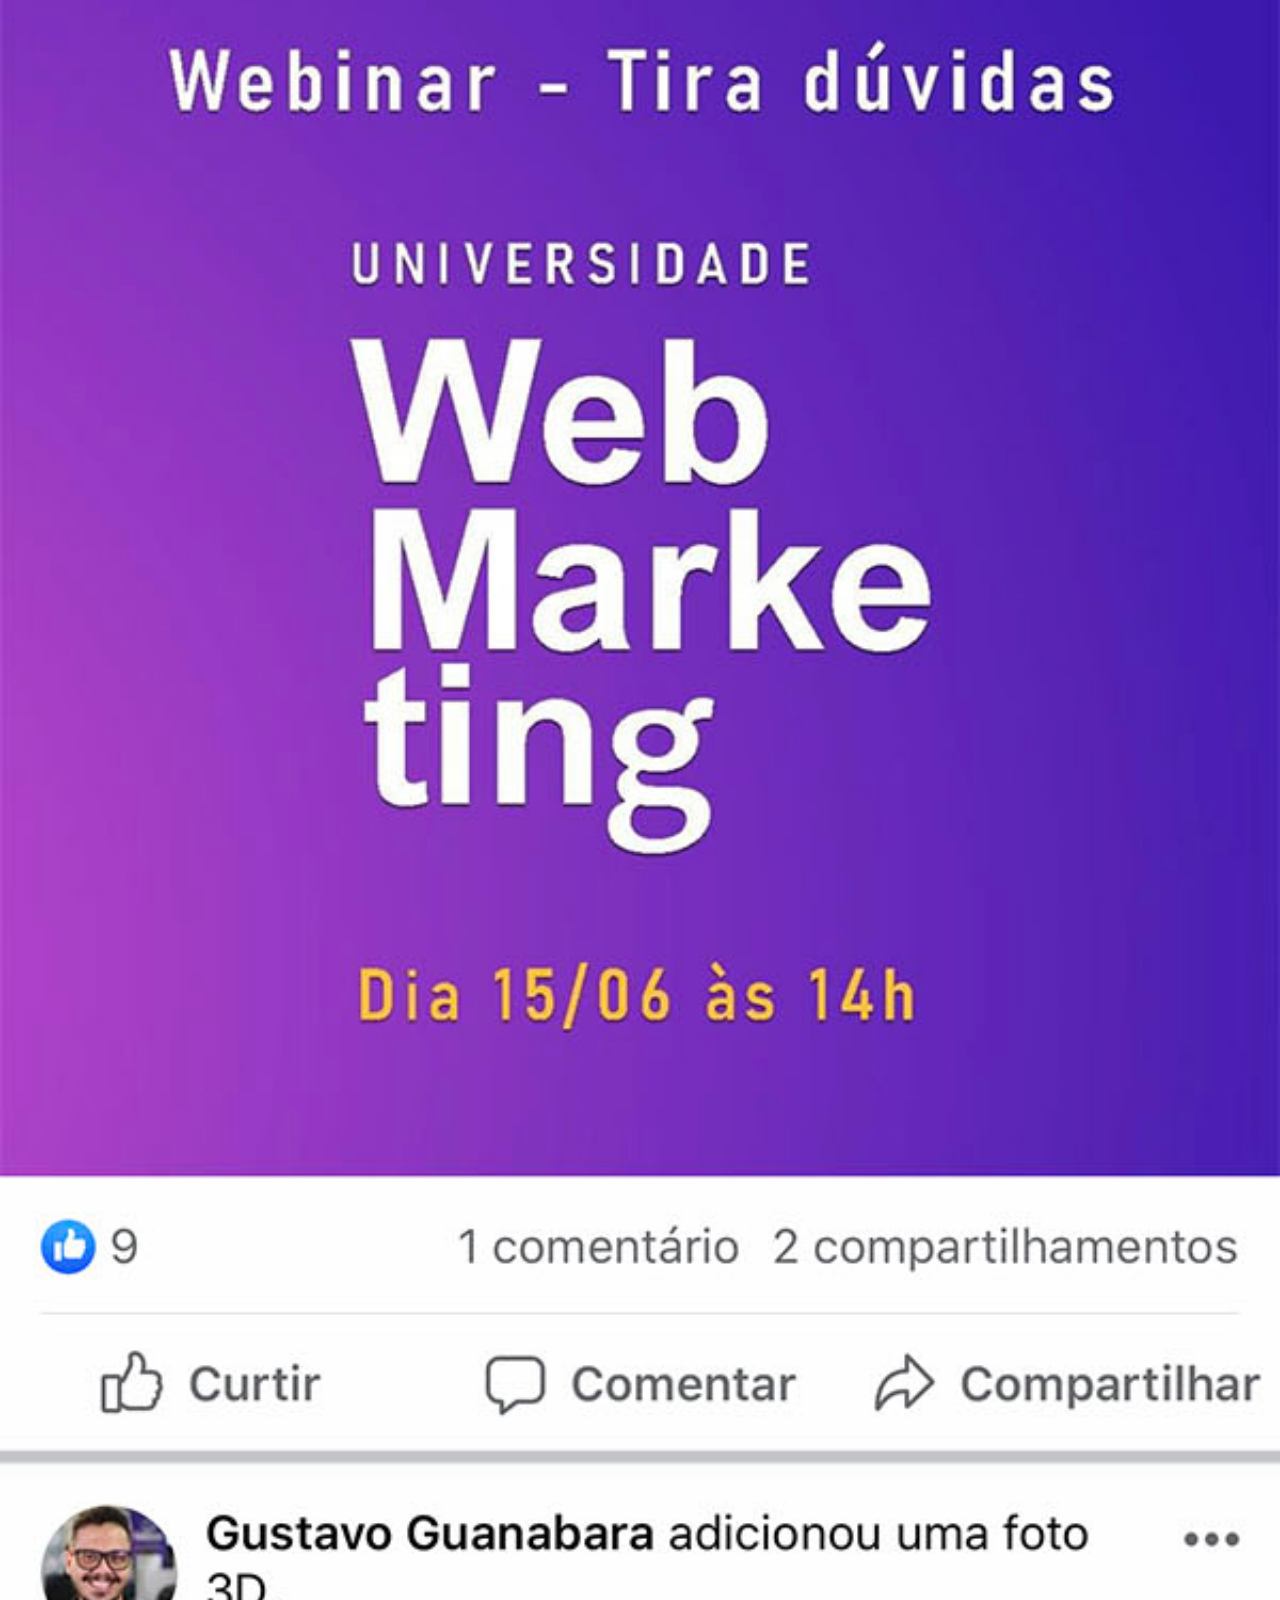
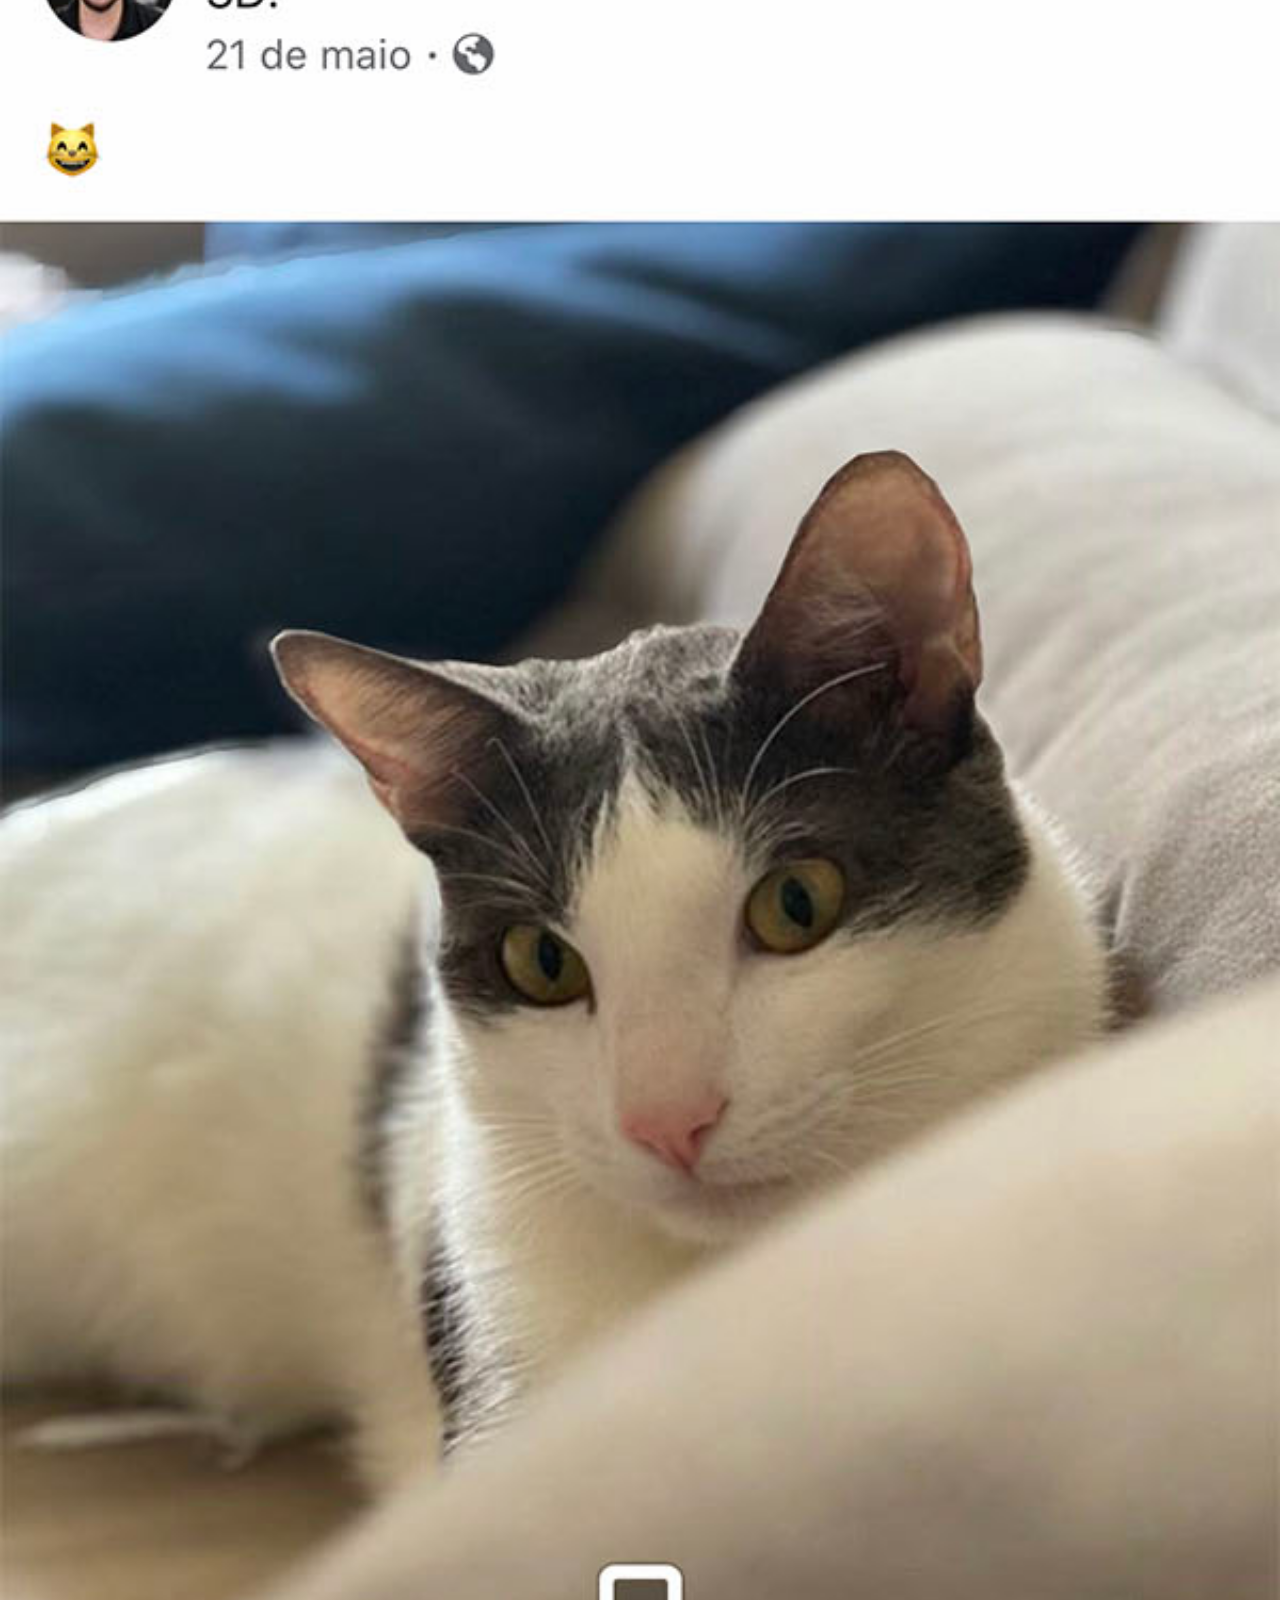
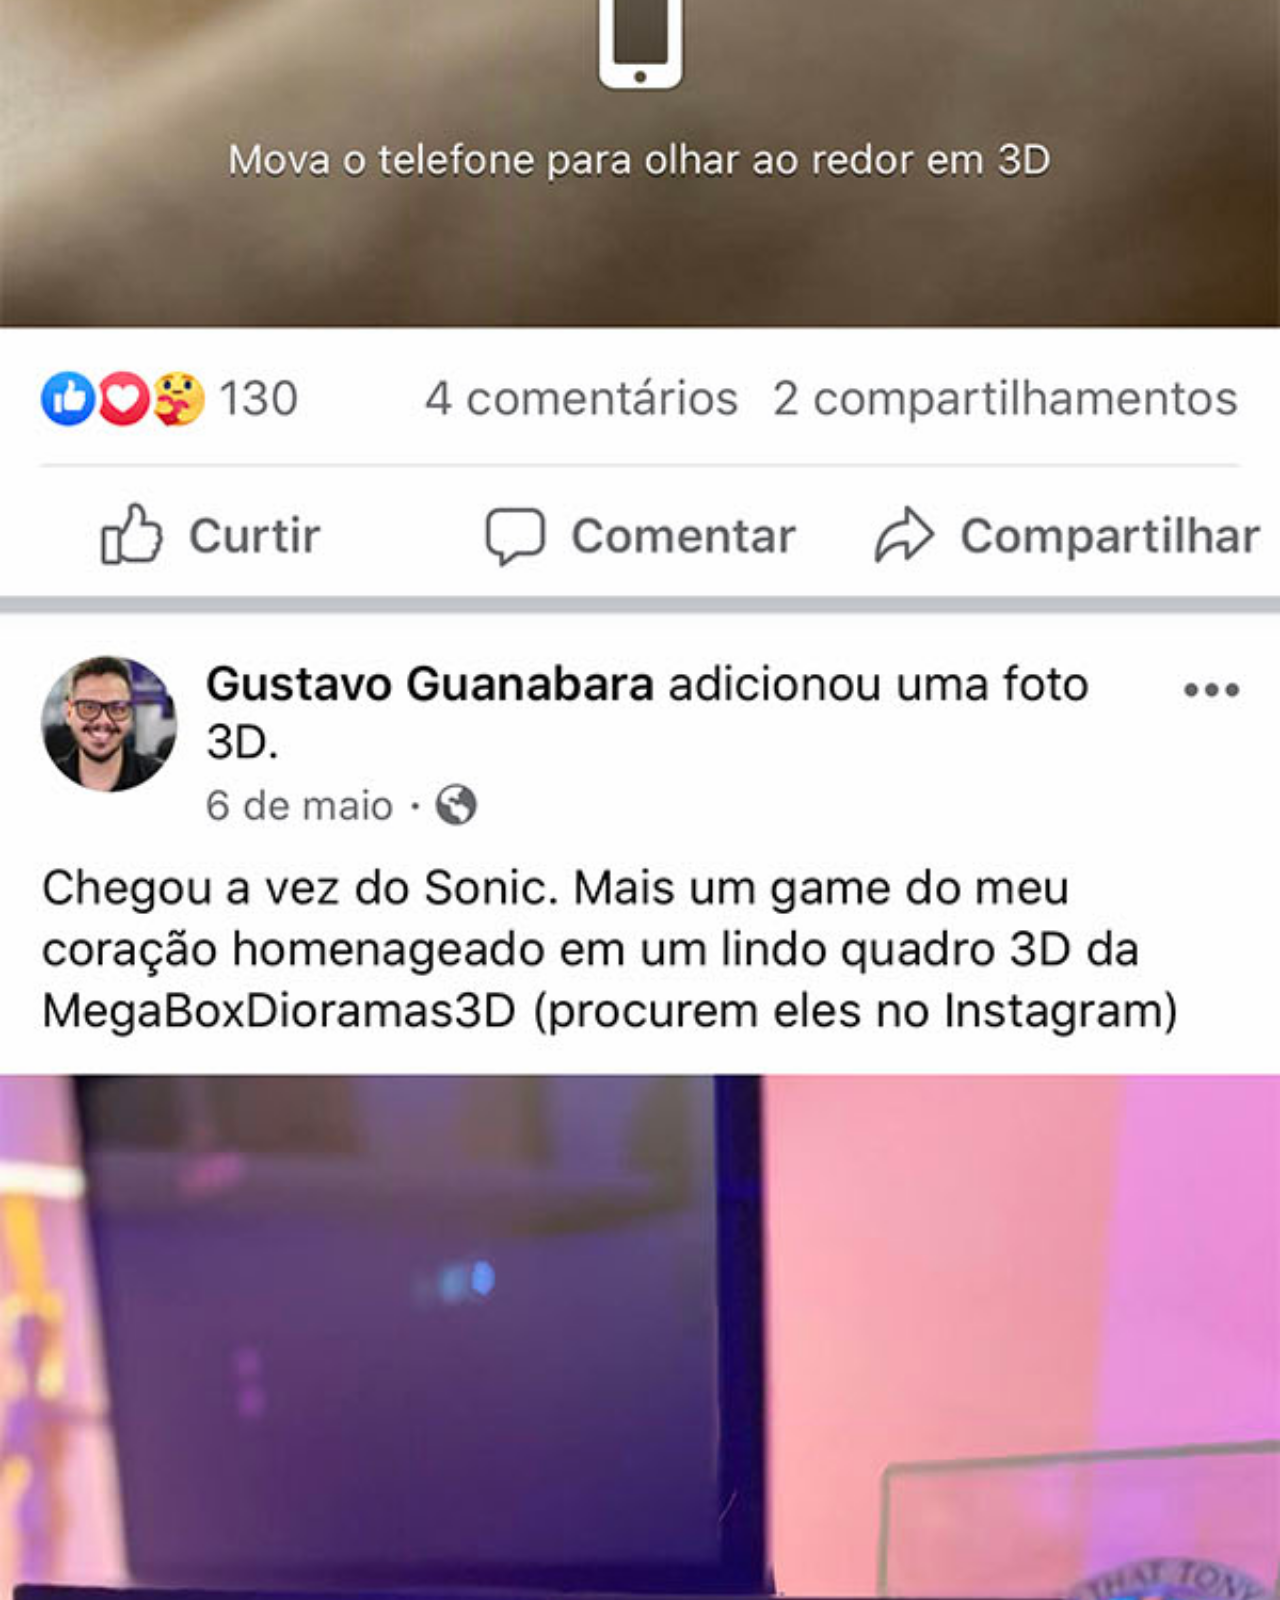
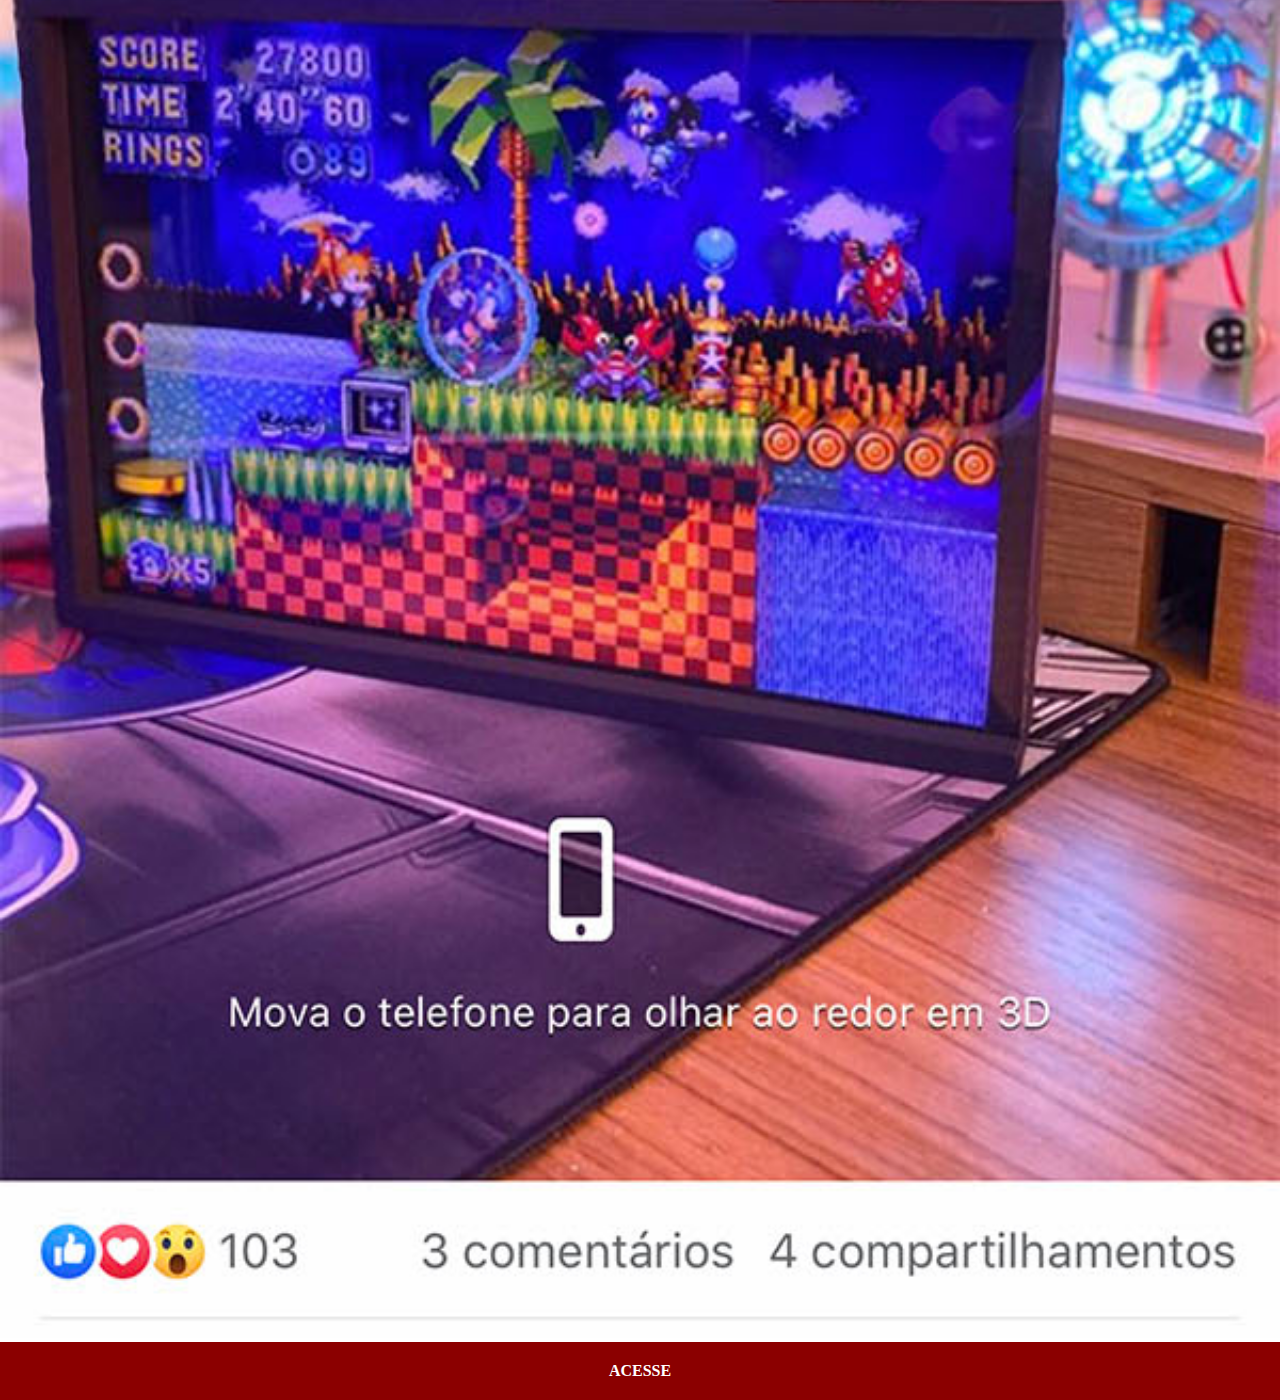
<file: projeto-social/facebook.html>
<!DOCTYPE html>
<html lang="pt-br">
<head>
    <meta charset="UTF-8">
    <meta http-equiv="X-UA-Compatible" content="IE=edge">
    <meta name="viewport" content="width=device-width, initial-scale=1.0">
    <title>Facebook</title>
    <link rel="stylesheet" href="estilos/social.css">
</head>
<body>
    <img src="imagens/tela-facebook.jpg" alt="Facebook">
    <a href="https://www.facebook.com/gustavoguanabara/" target="_blank">ACESSE</a>
</body>
</html>
</file>
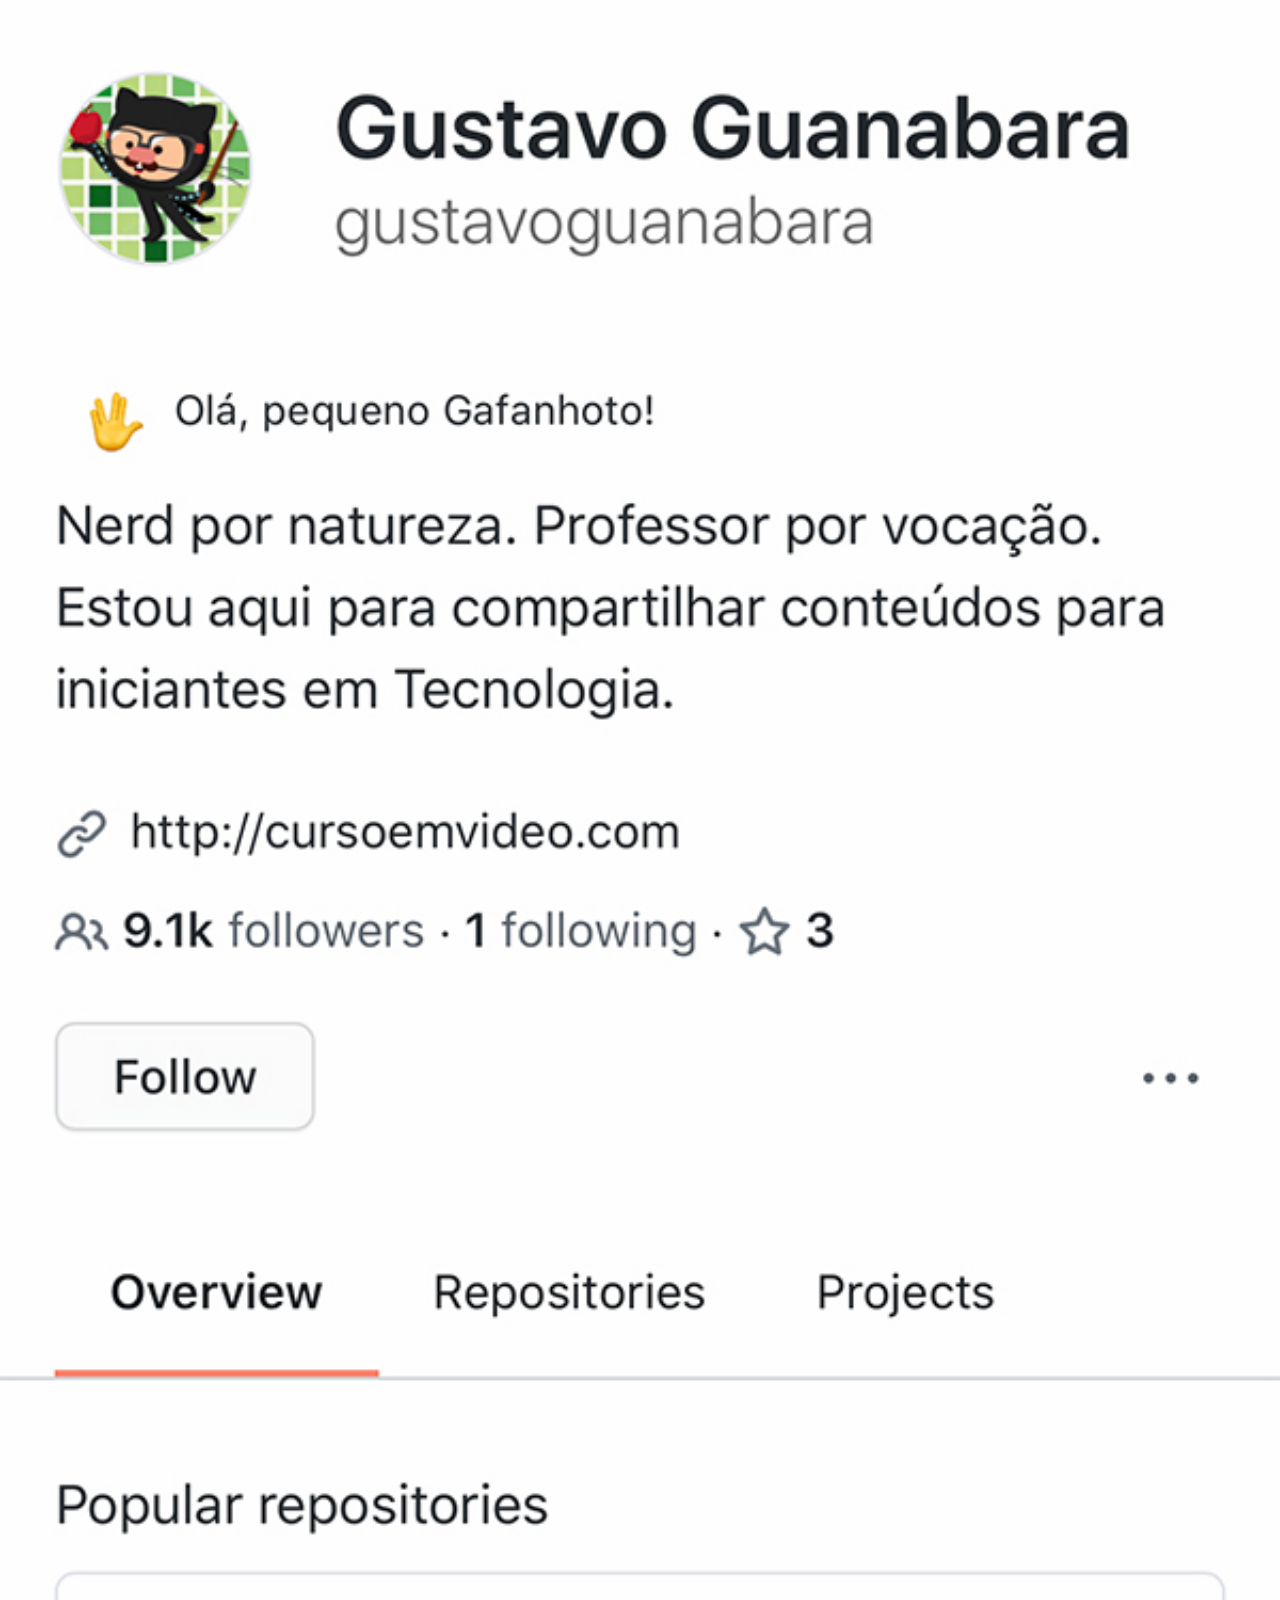
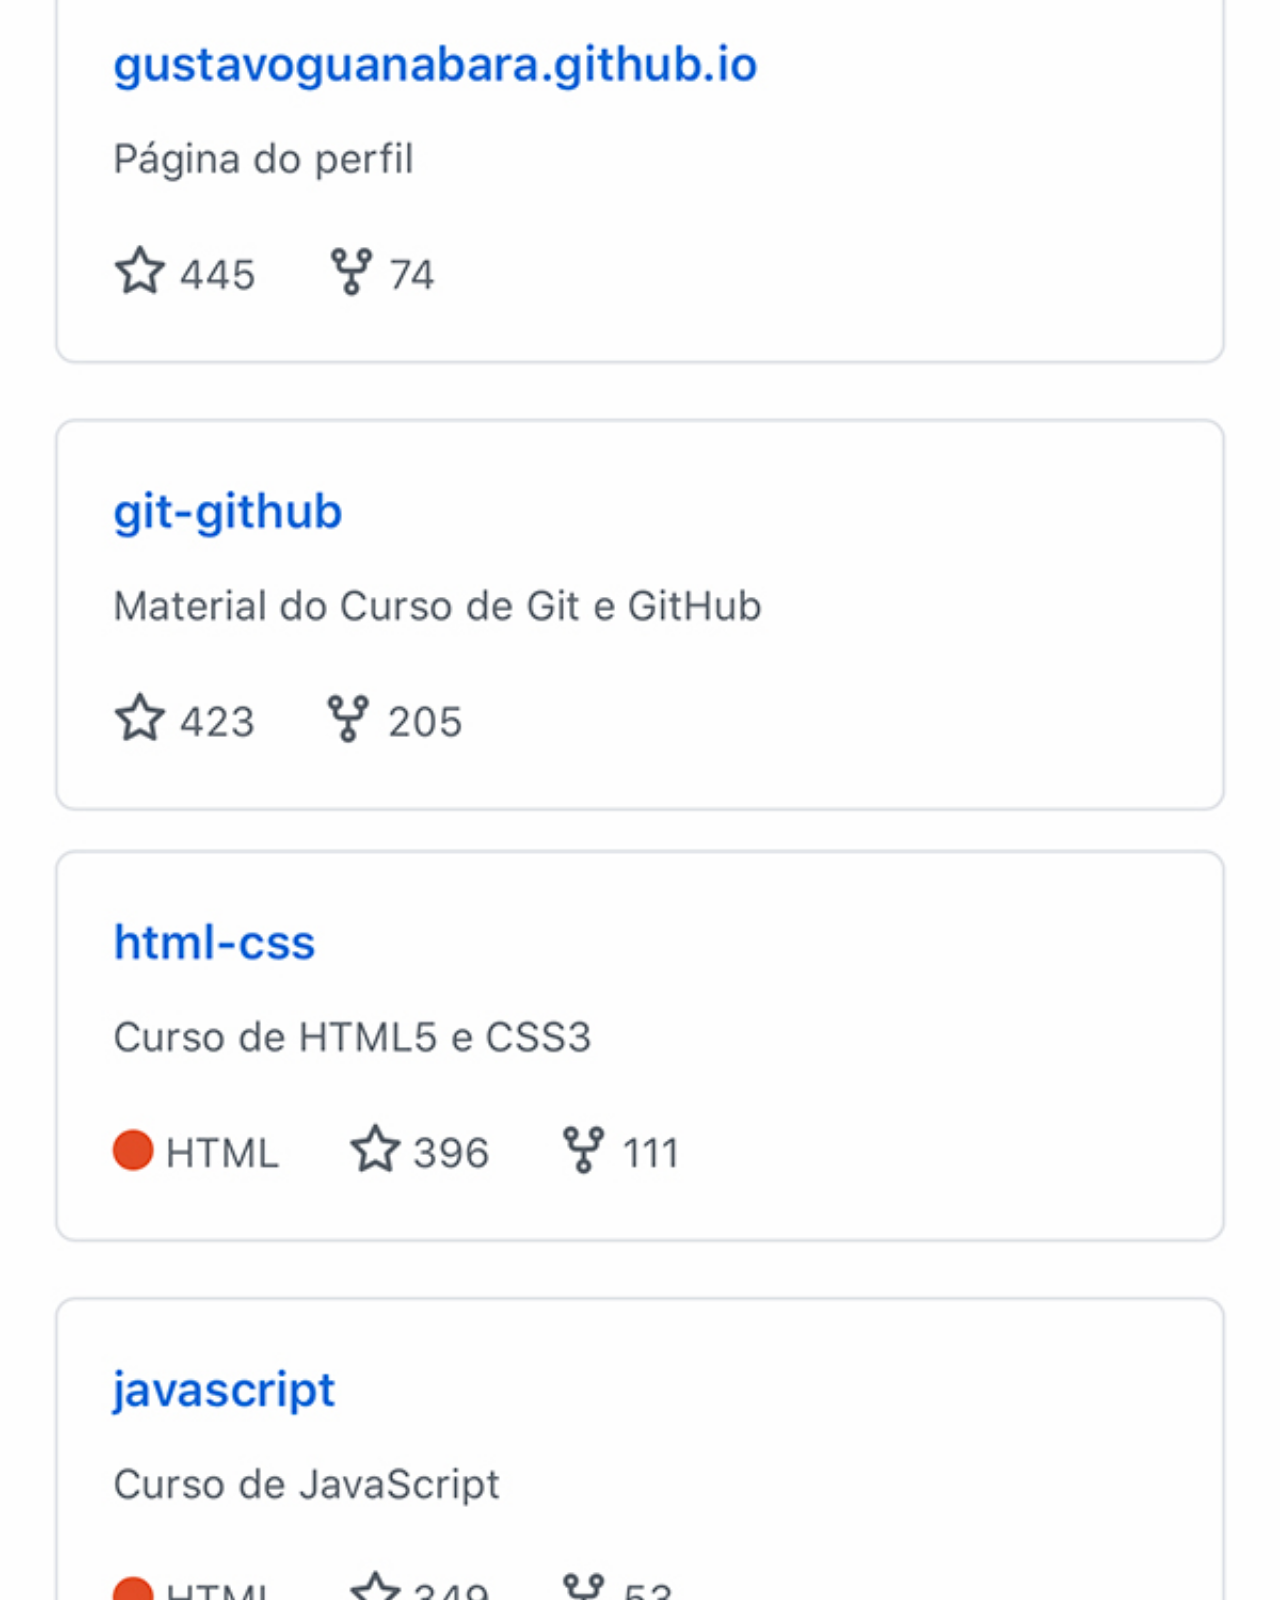
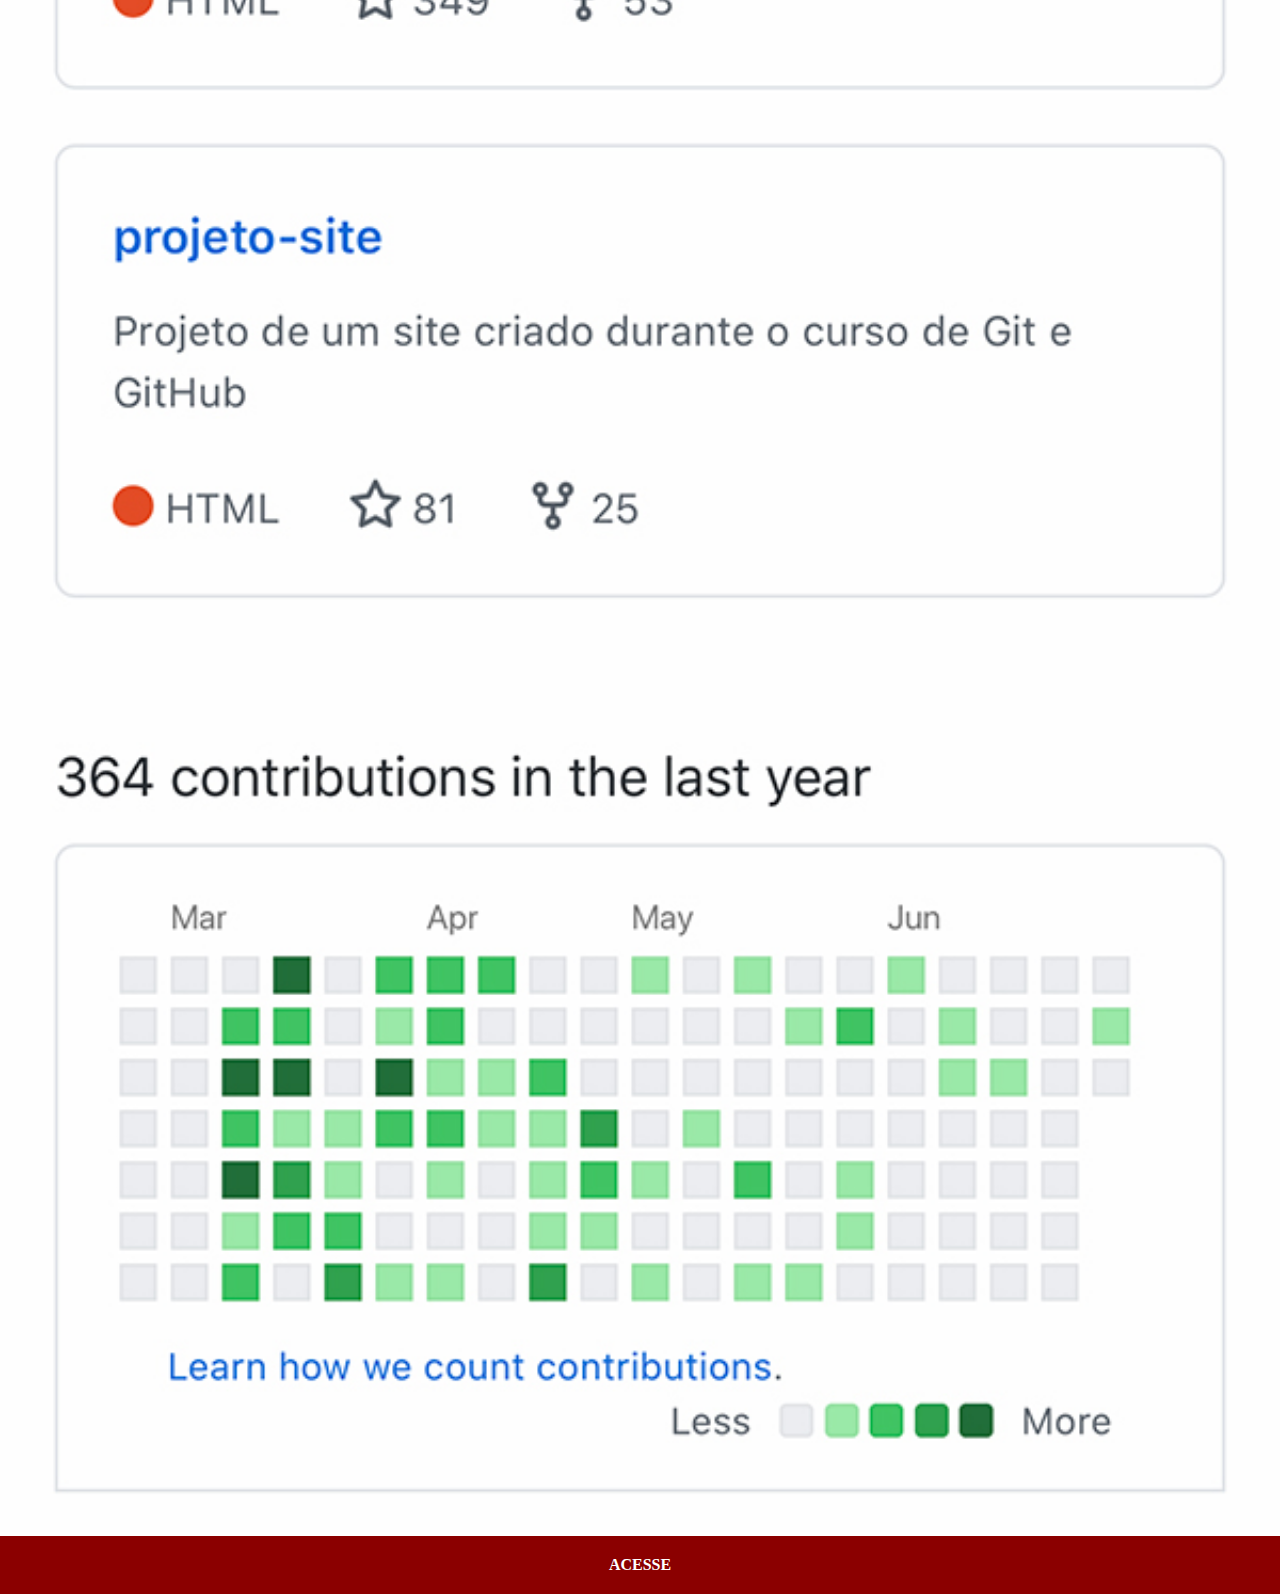
<file: projeto-social/github.html>
<!DOCTYPE html>
<html lang="pt-br">
<head>
    <meta charset="UTF-8">
    <meta http-equiv="X-UA-Compatible" content="IE=edge">
    <meta name="viewport" content="width=device-width, initial-scale=1.0">
    <title>GitHub</title>
    <link rel="stylesheet" href="estilos/social.css">
</head>
<body>
    <img src="imagens/tela-github.jpg" alt="GitHub">
    <a href="https://github.com/gustavoguanabara" target="_blank">ACESSE</a>
</body>
</html>
</file>
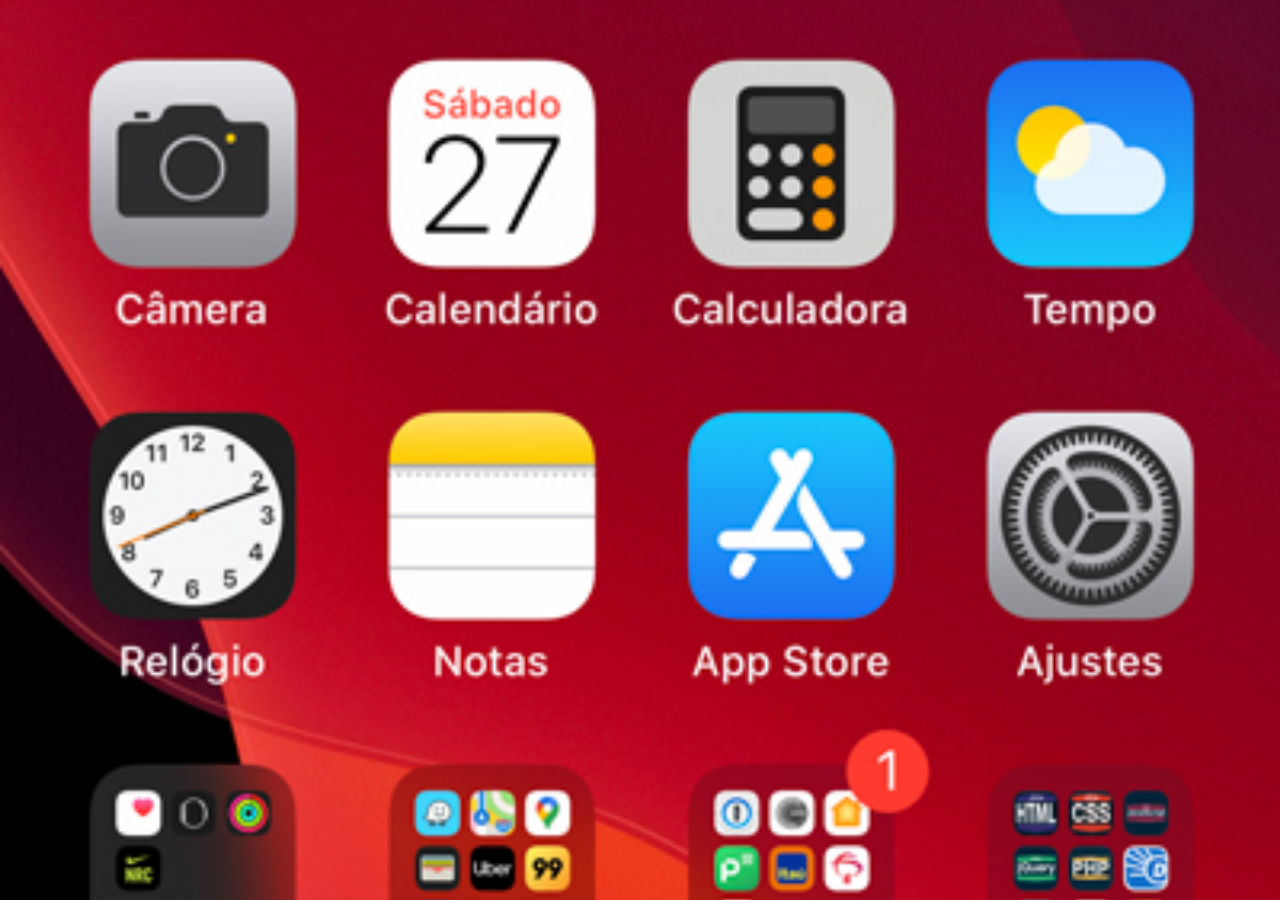
<file: projeto-social/home.html>
<!DOCTYPE html>
<html lang="pt-br">
<head>
    <meta charset="UTF-8">
    <meta http-equiv="X-UA-Compatible" content="IE=edge">
    <meta name="viewport" content="width=device-width, initial-scale=1.0">
    <title>Home</title>
</head>
<style>
    * {
        margin: 0x;
        padding: 0px;
    }

    body {
        width: 95vw;
        height: 95övh;
        background: black url('imagens/tela-home.jpg') no-repeat top center;
        background-size: cover;
    }
</style>
<body>
    
</body>
</html>
</file>
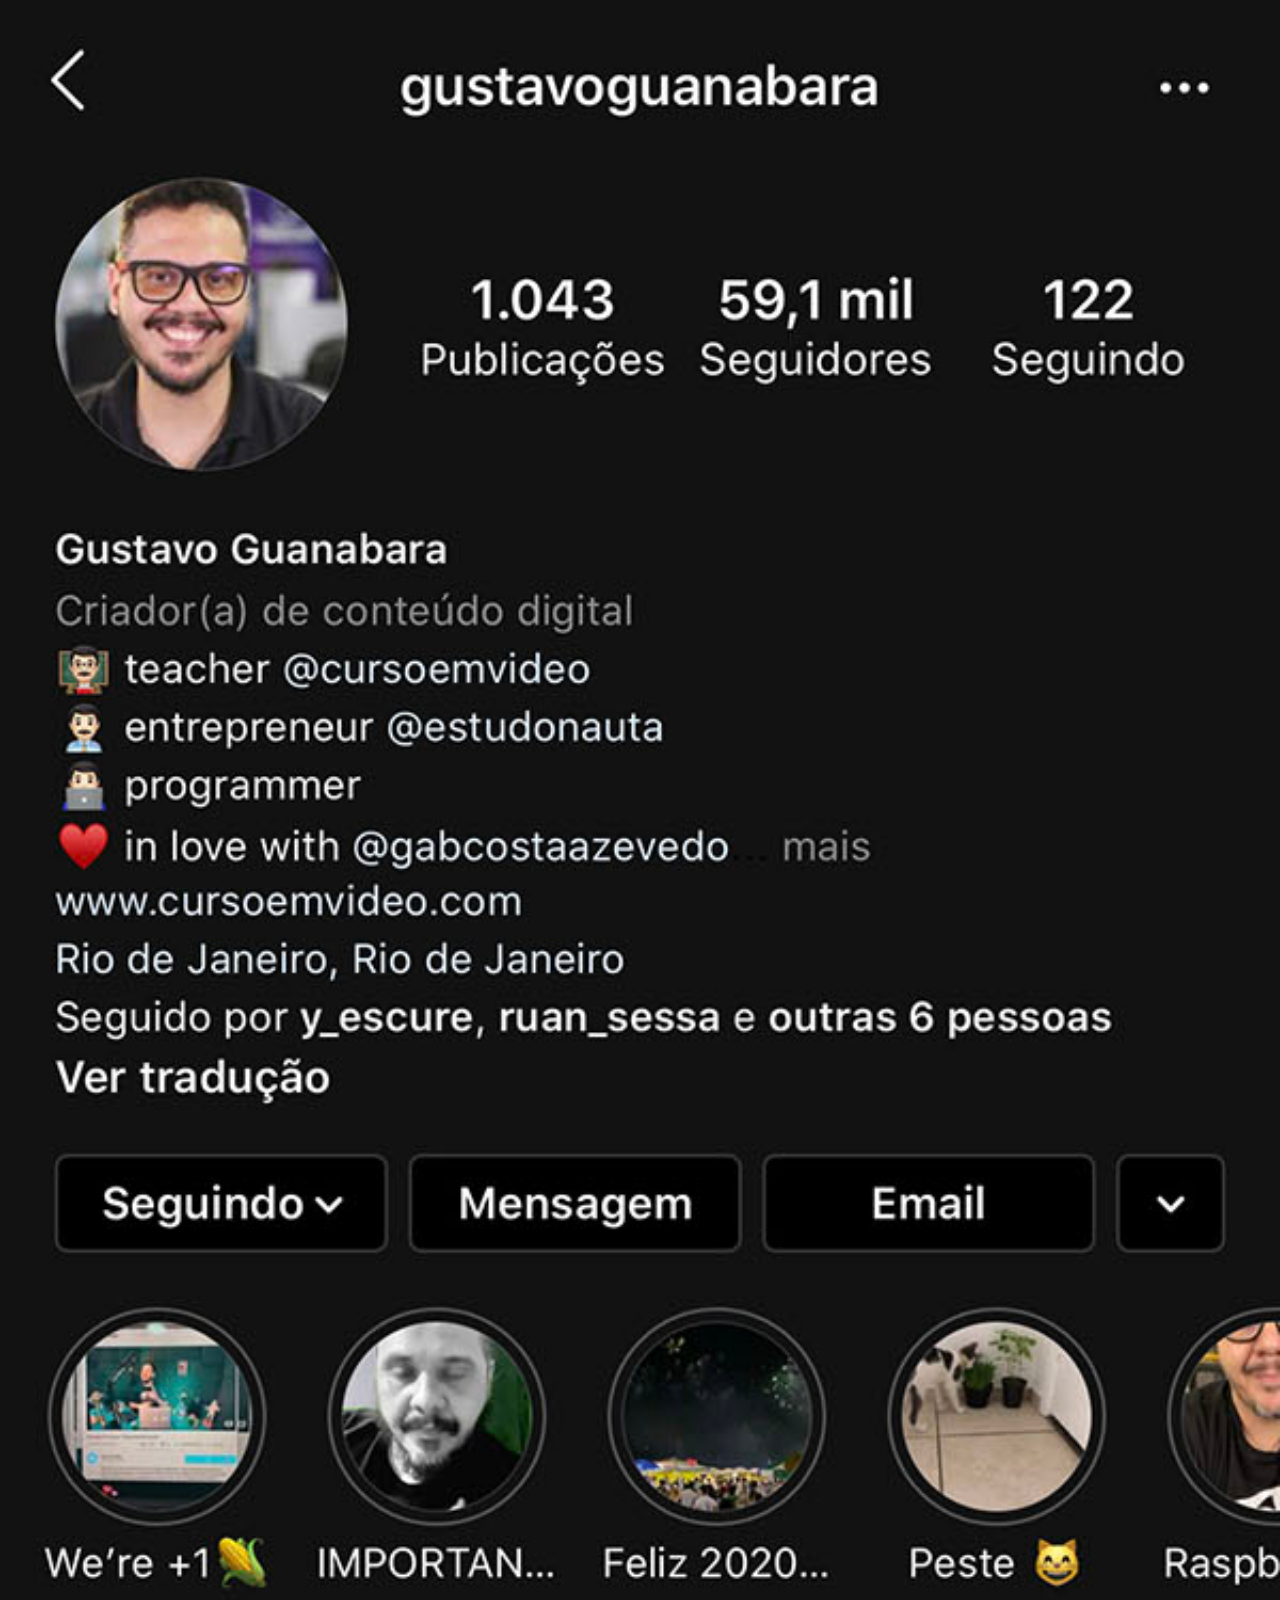
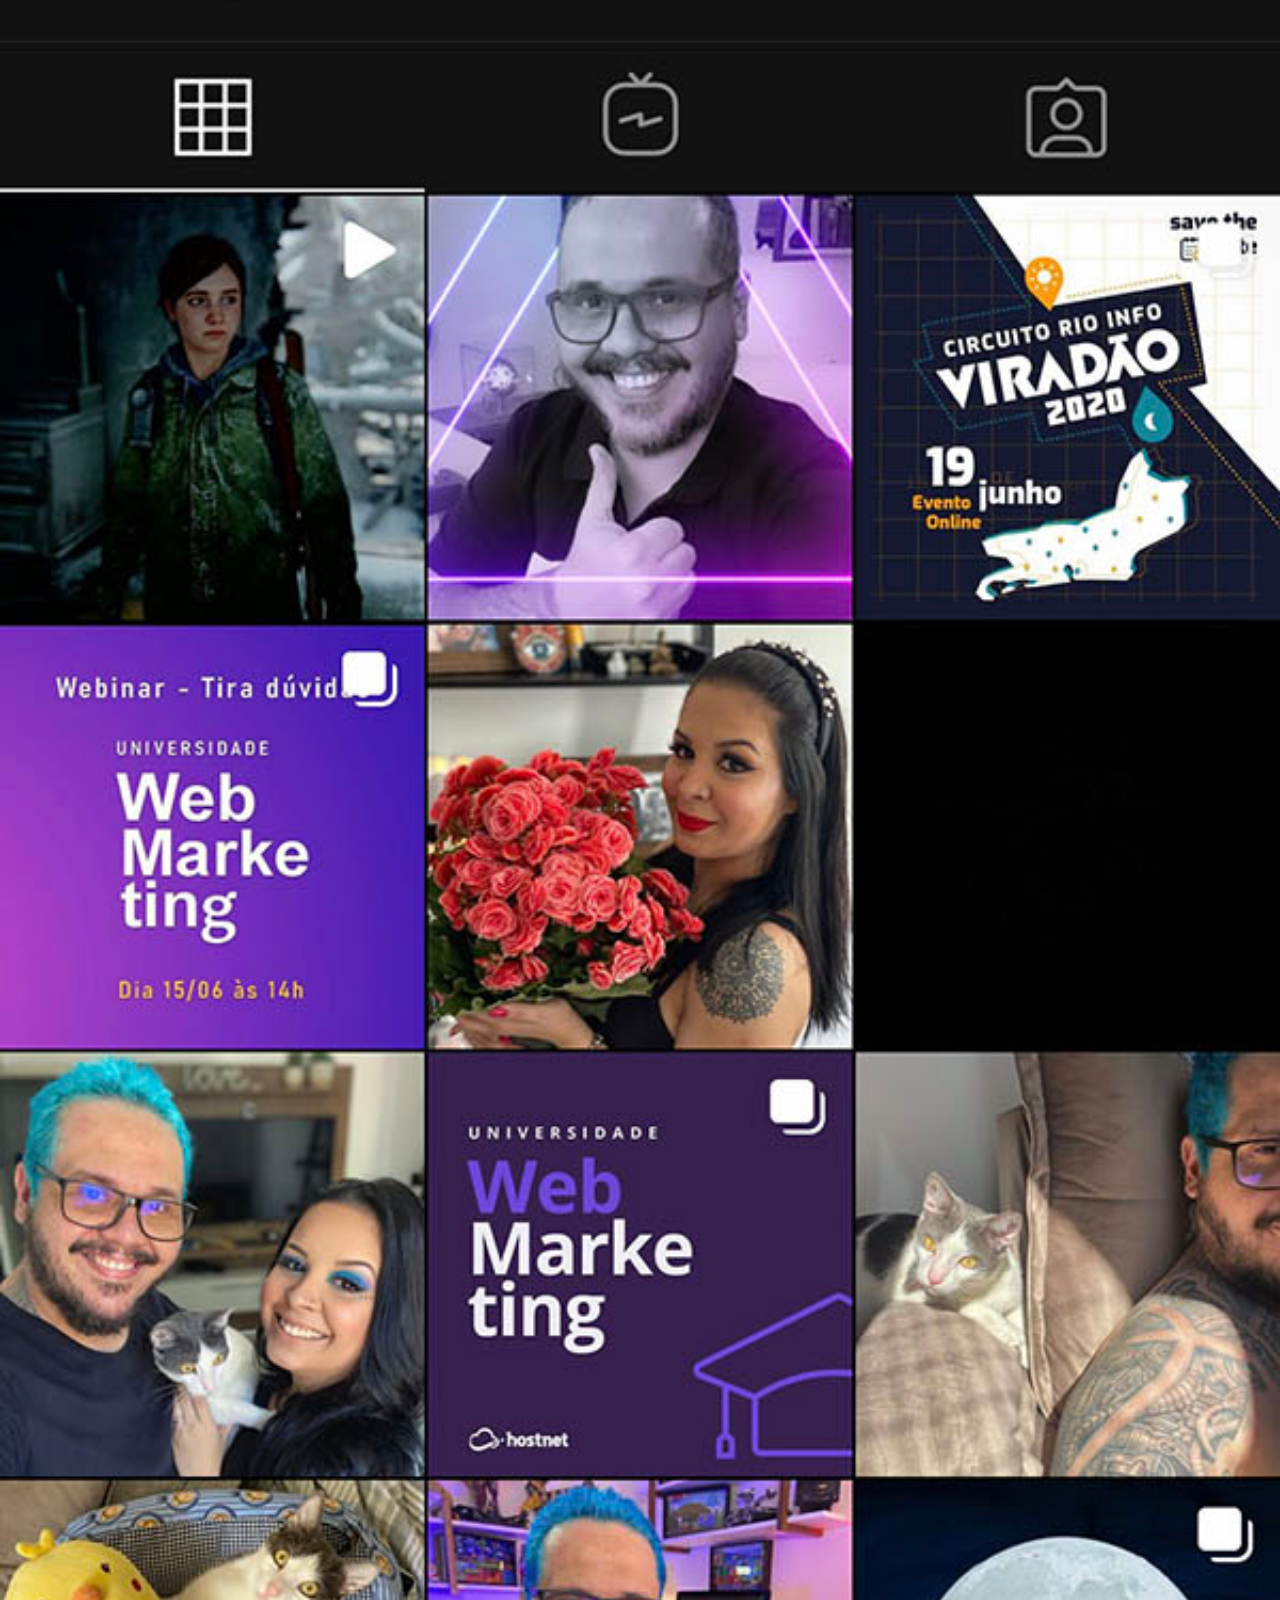
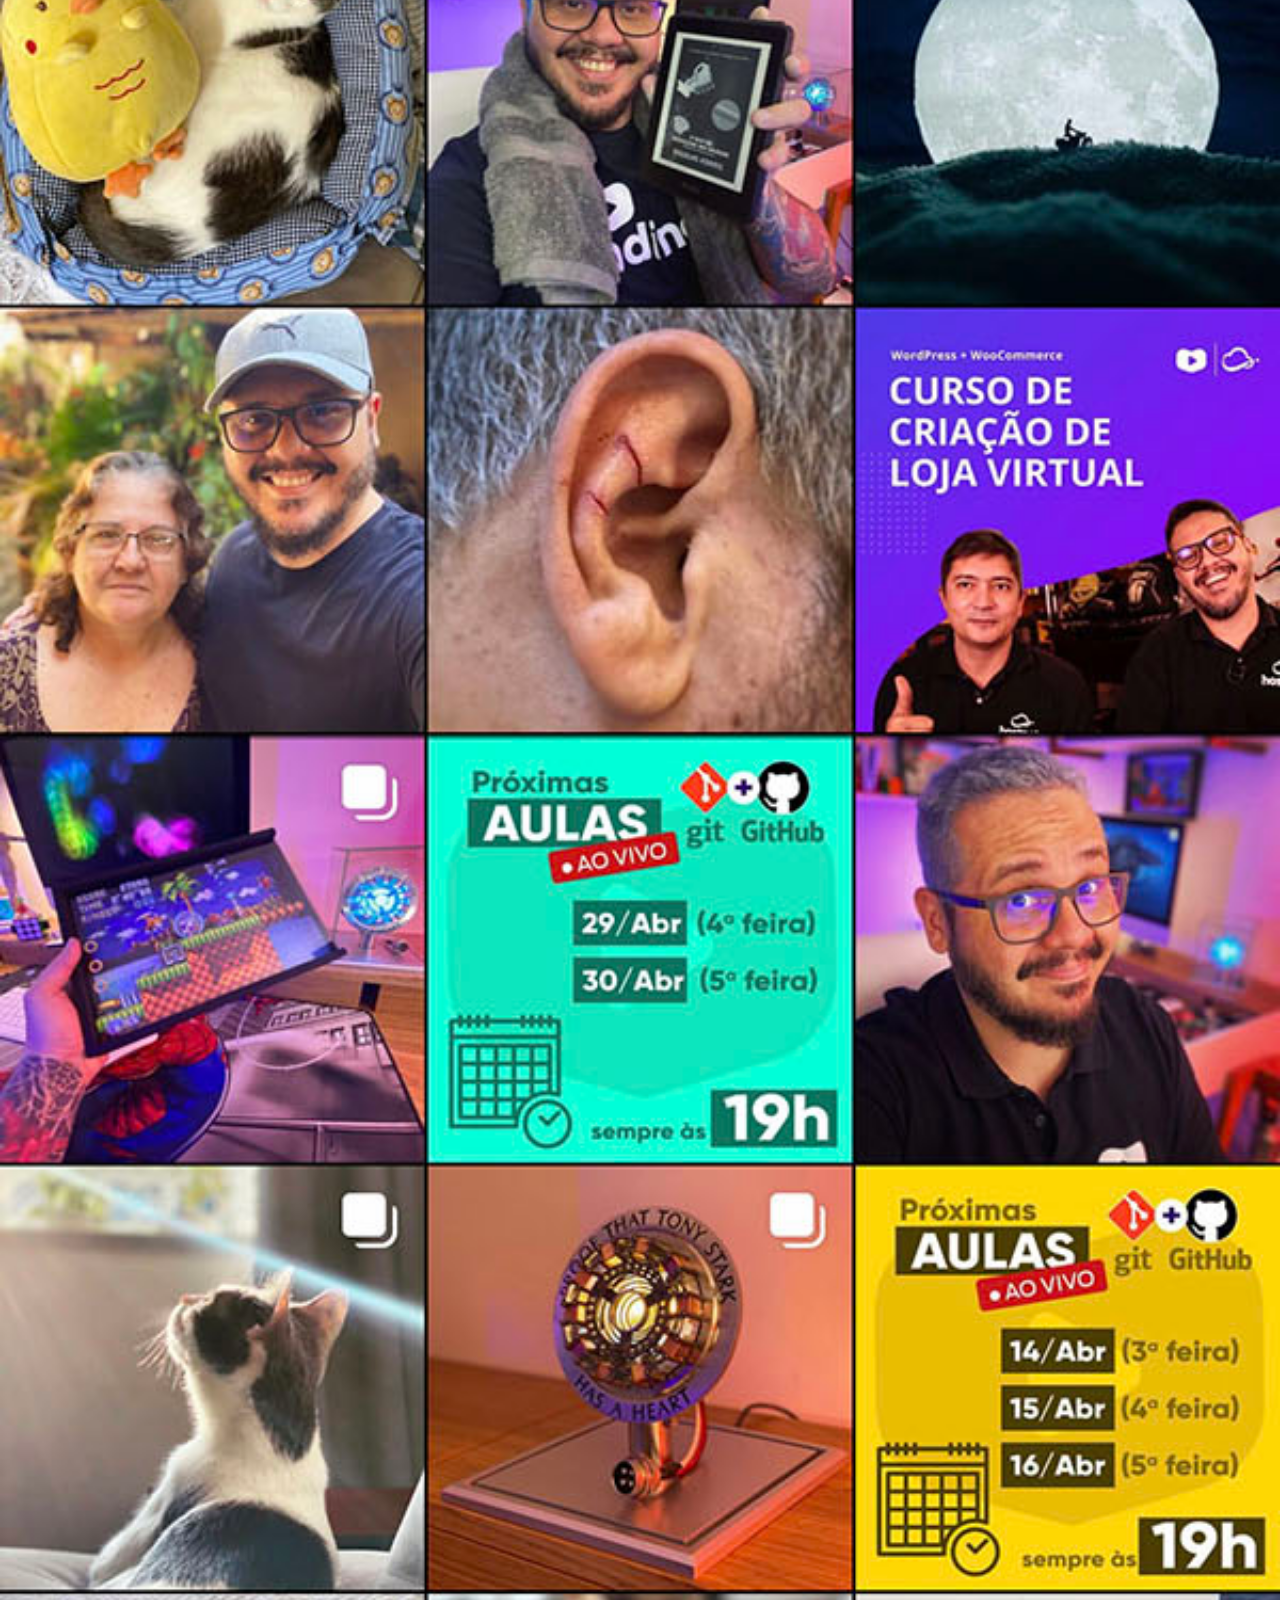
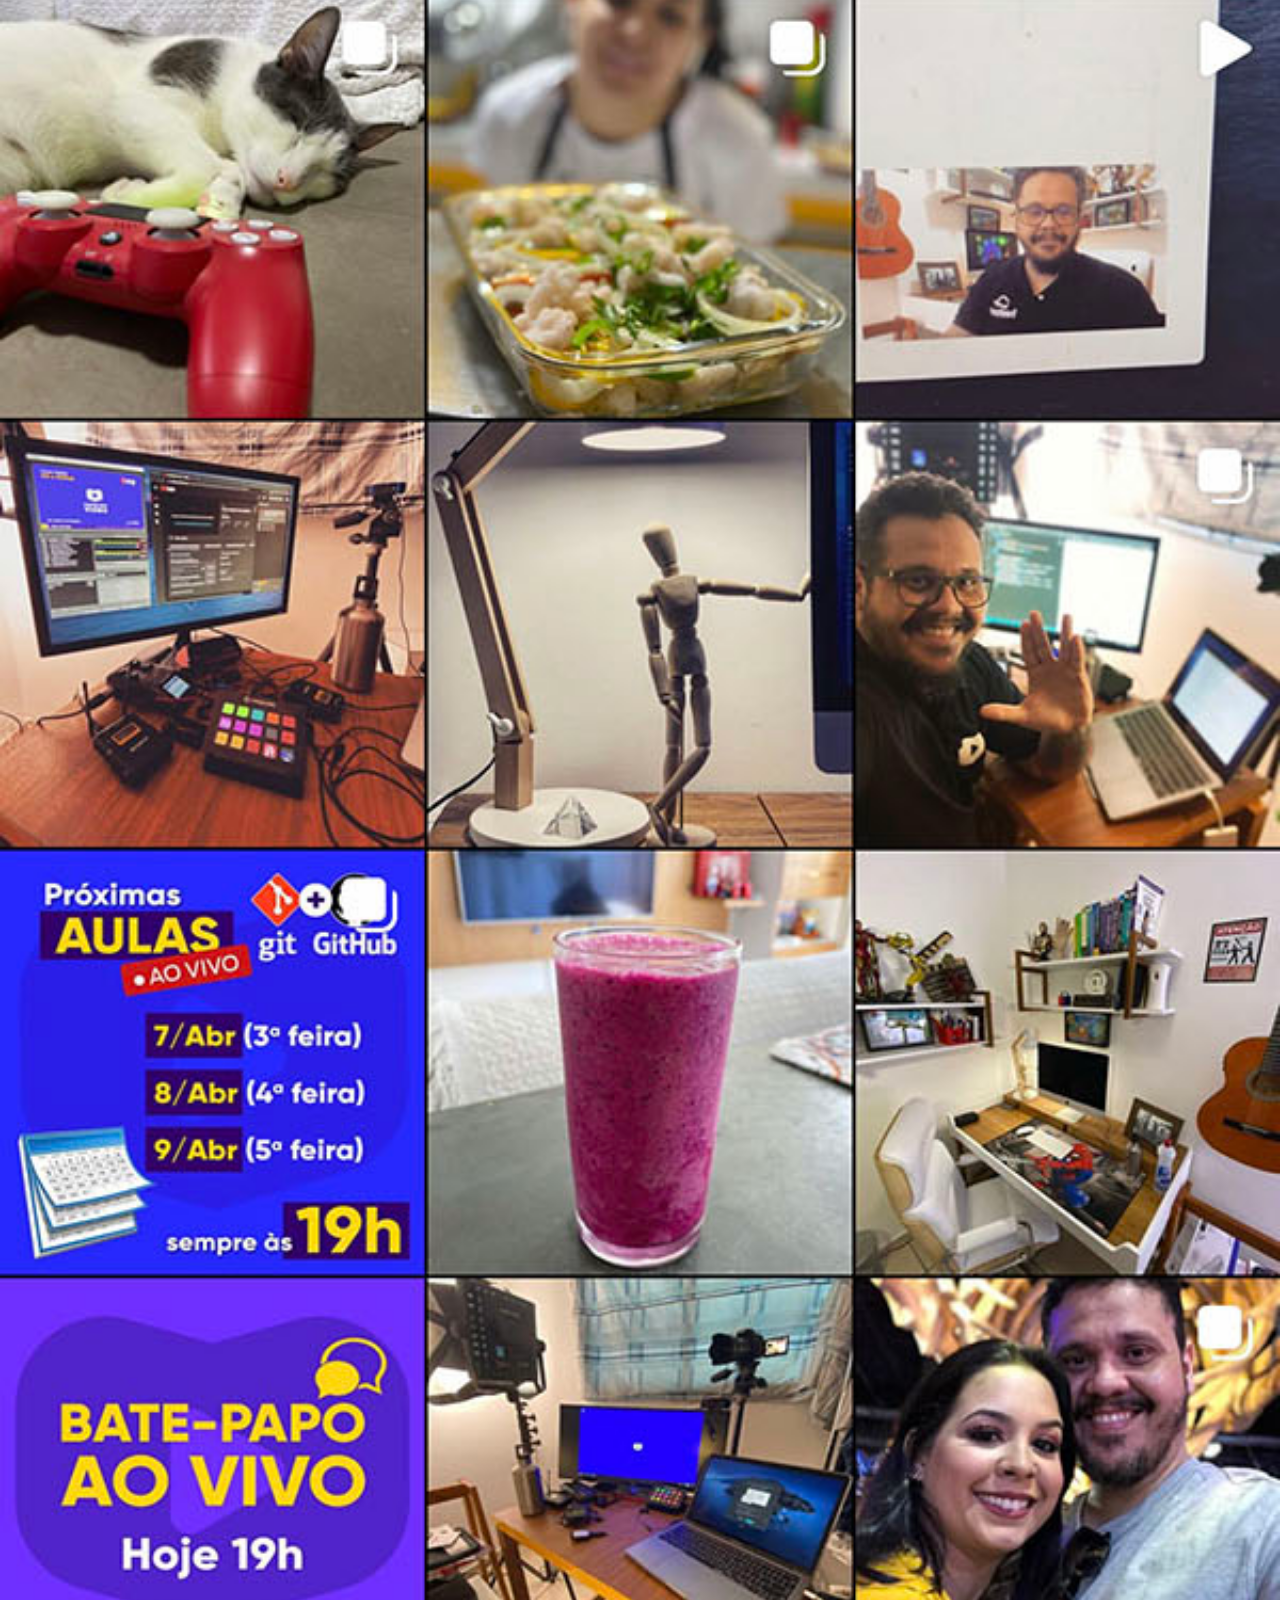
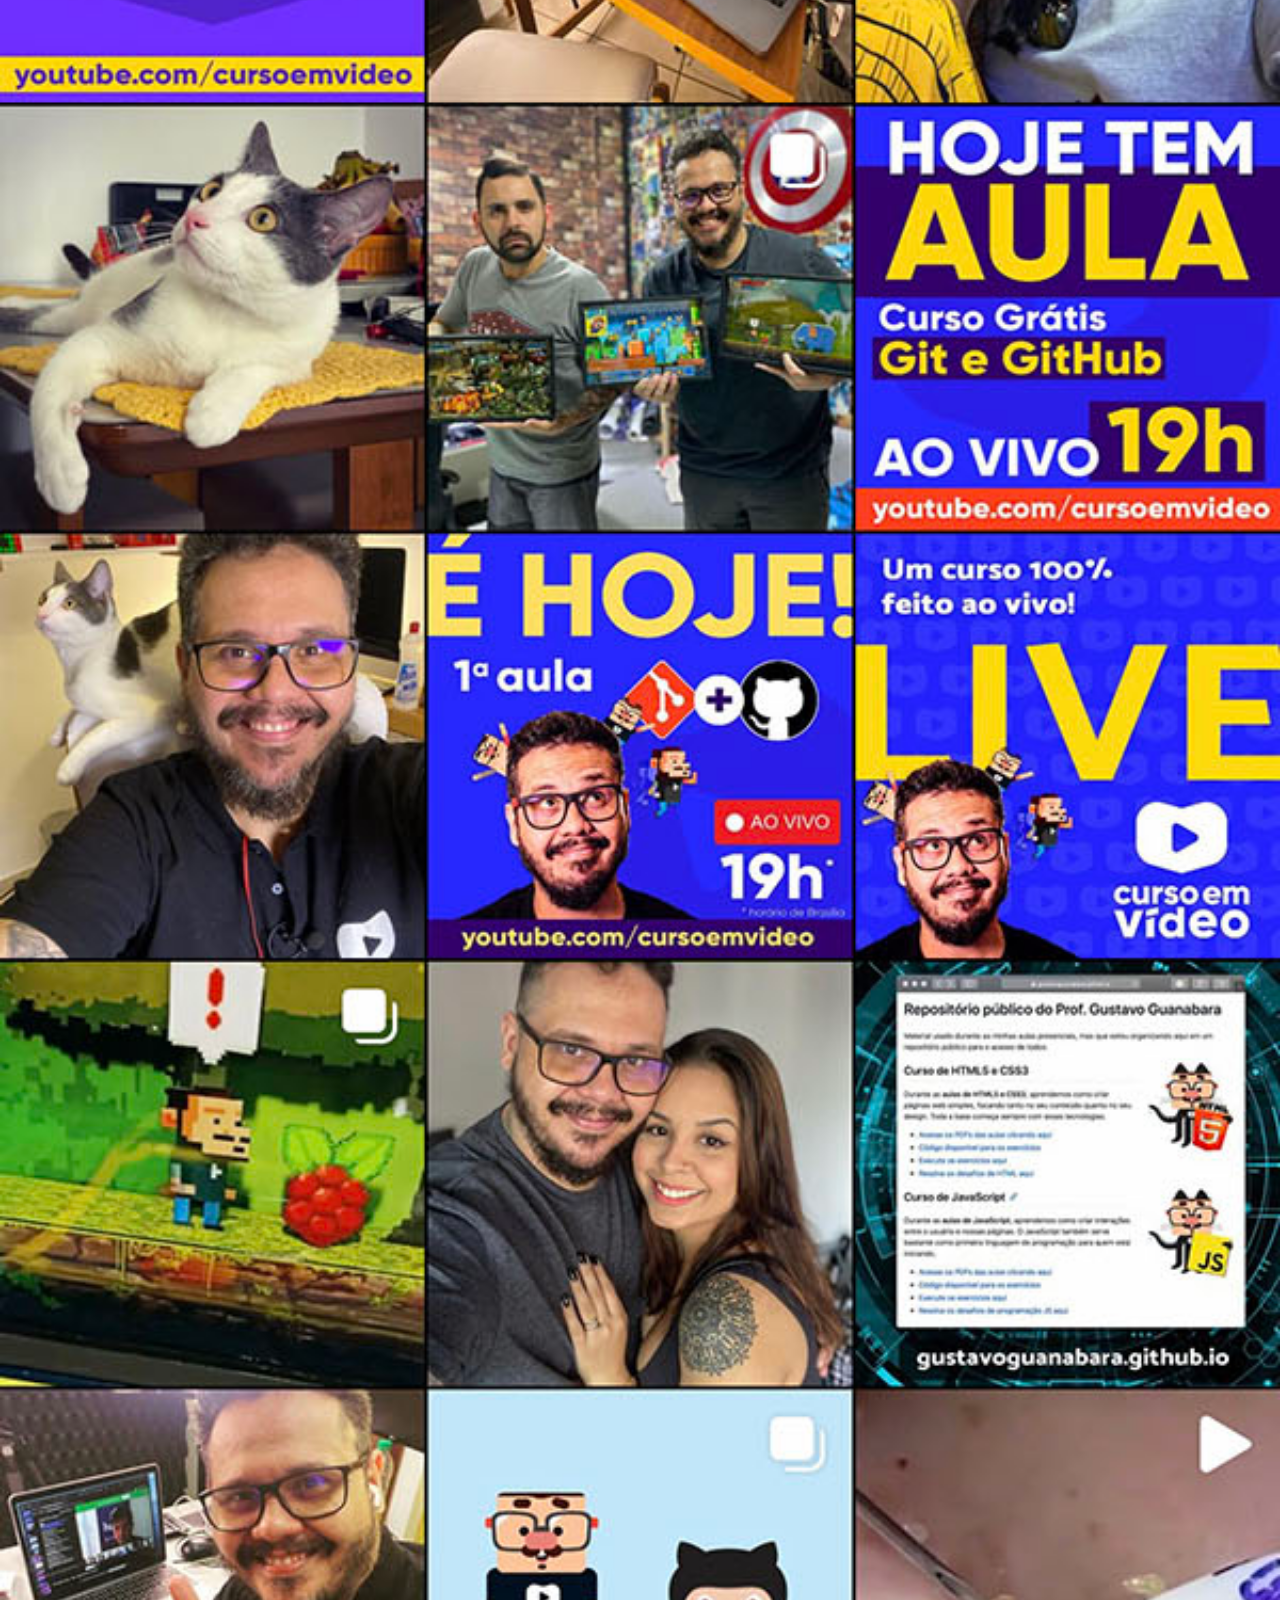
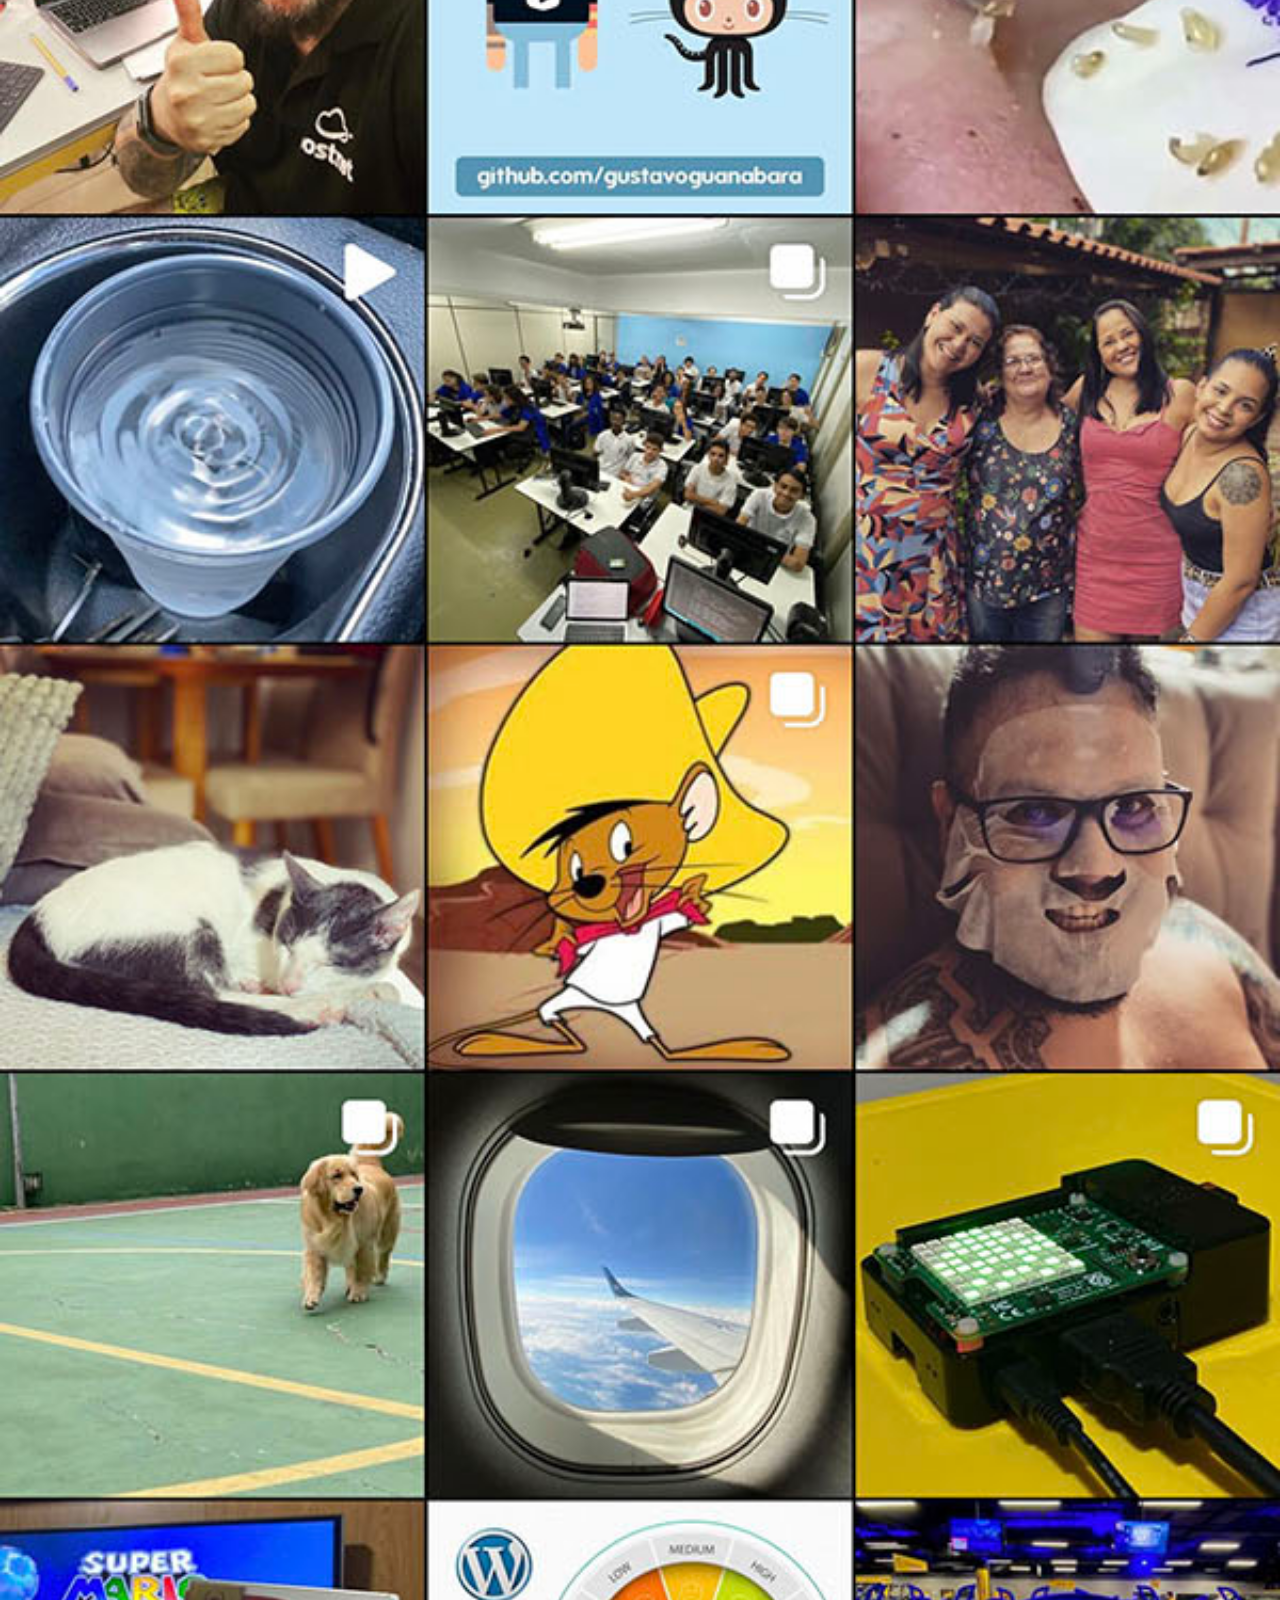
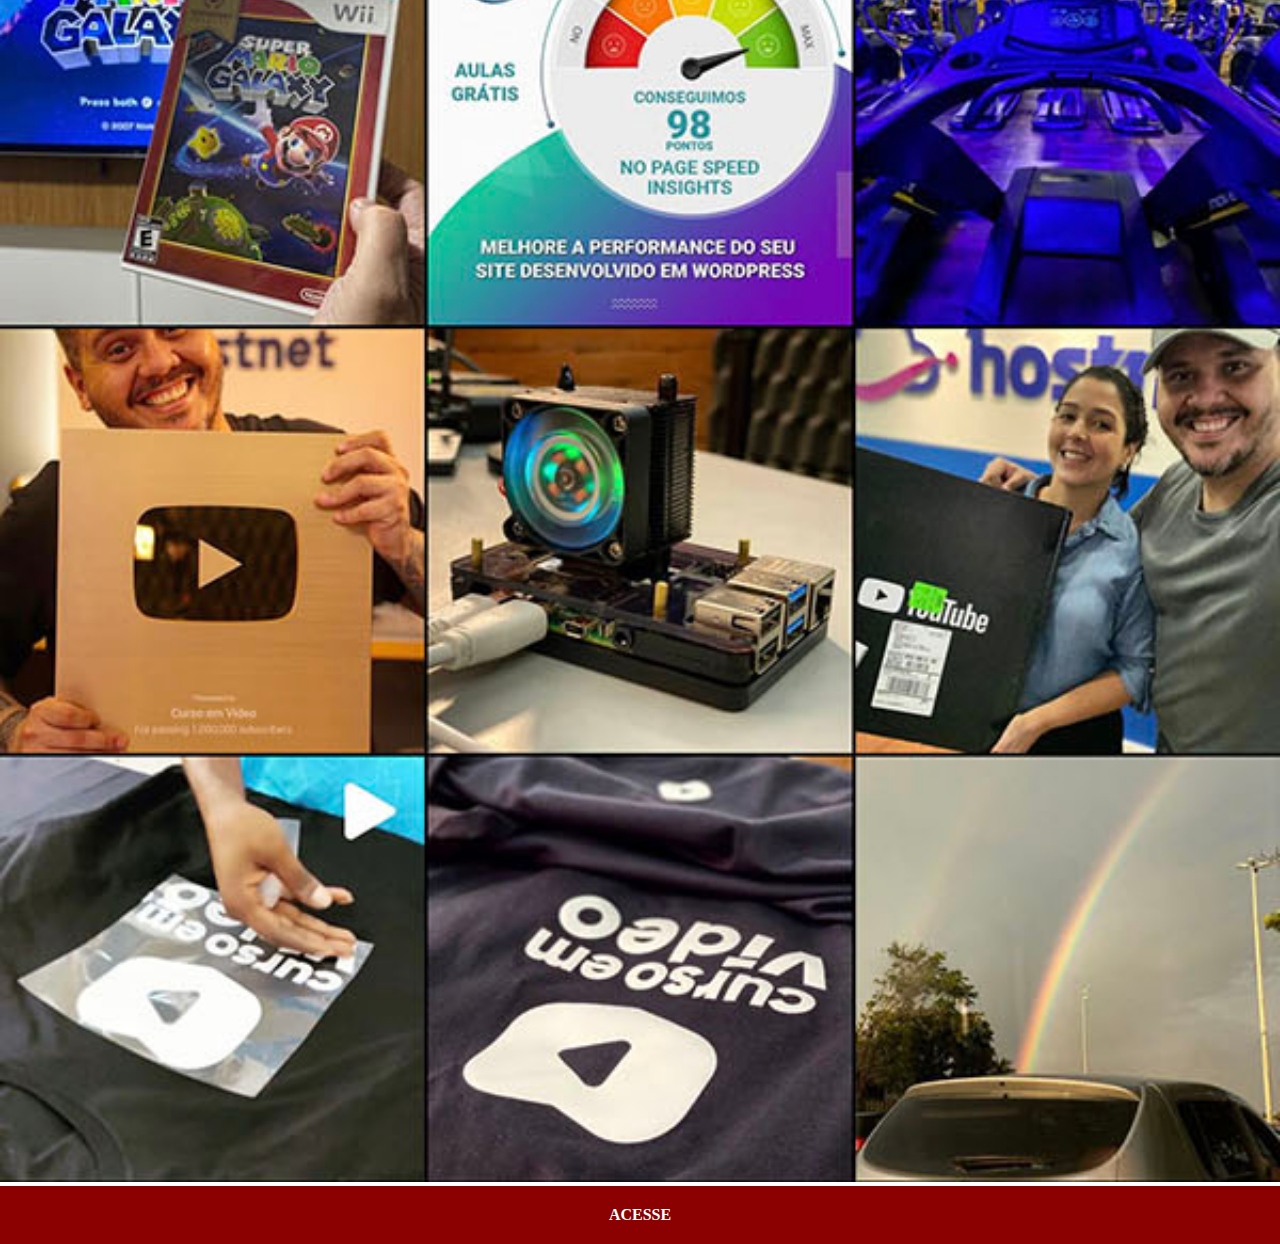
<file: projeto-social/instagram.html>
<!DOCTYPE html>
<html lang="pt-br">
<head>
    <meta charset="UTF-8">
    <meta http-equiv="X-UA-Compatible" content="IE=edge">
    <meta name="viewport" content="width=device-width, initial-scale=1.0">
    <title>Instagram</title>
    <link rel="stylesheet" href="estilos/social.css">
</head>
<body>
    <img src="imagens/tela-instagram.jpg" alt="Instagram">
    <a href="https://www.instagram.com/gustavoguanabara" target="_blank">ACESSE</a>
</body>
</html>
</file>
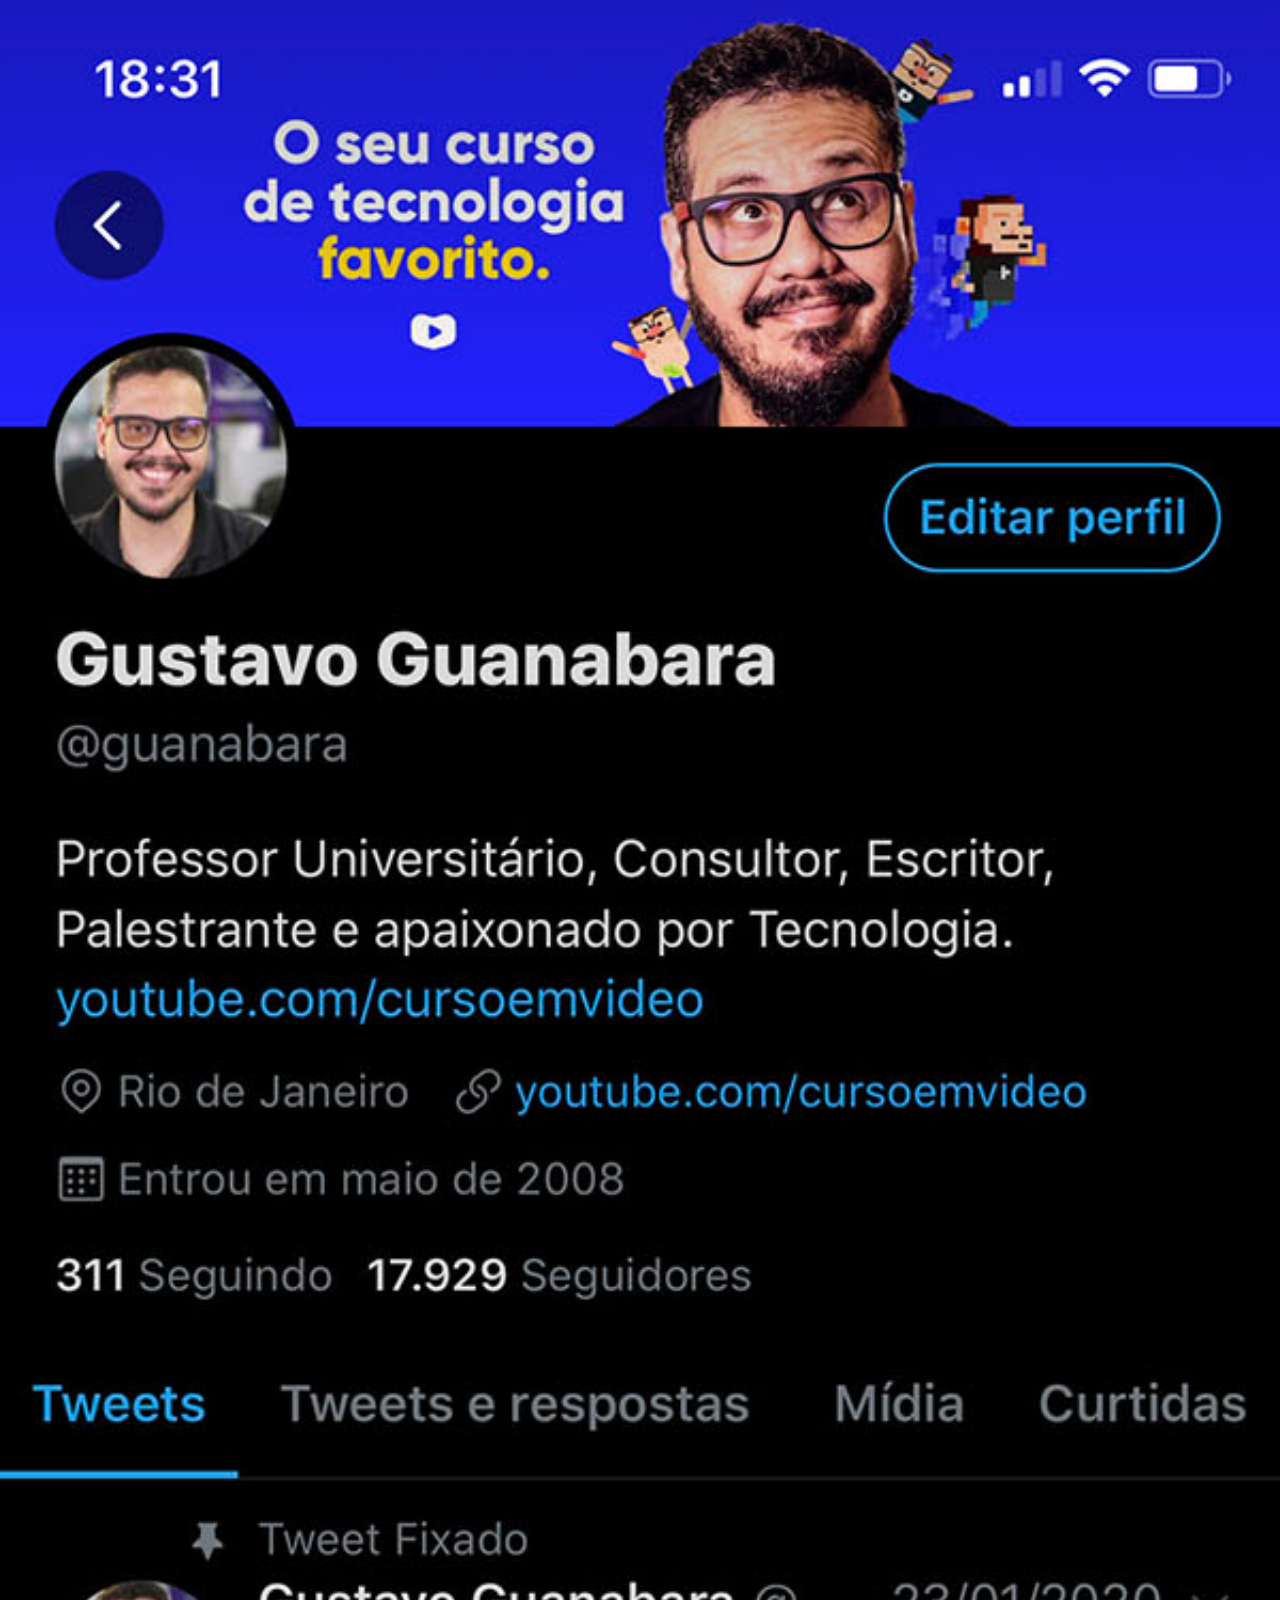
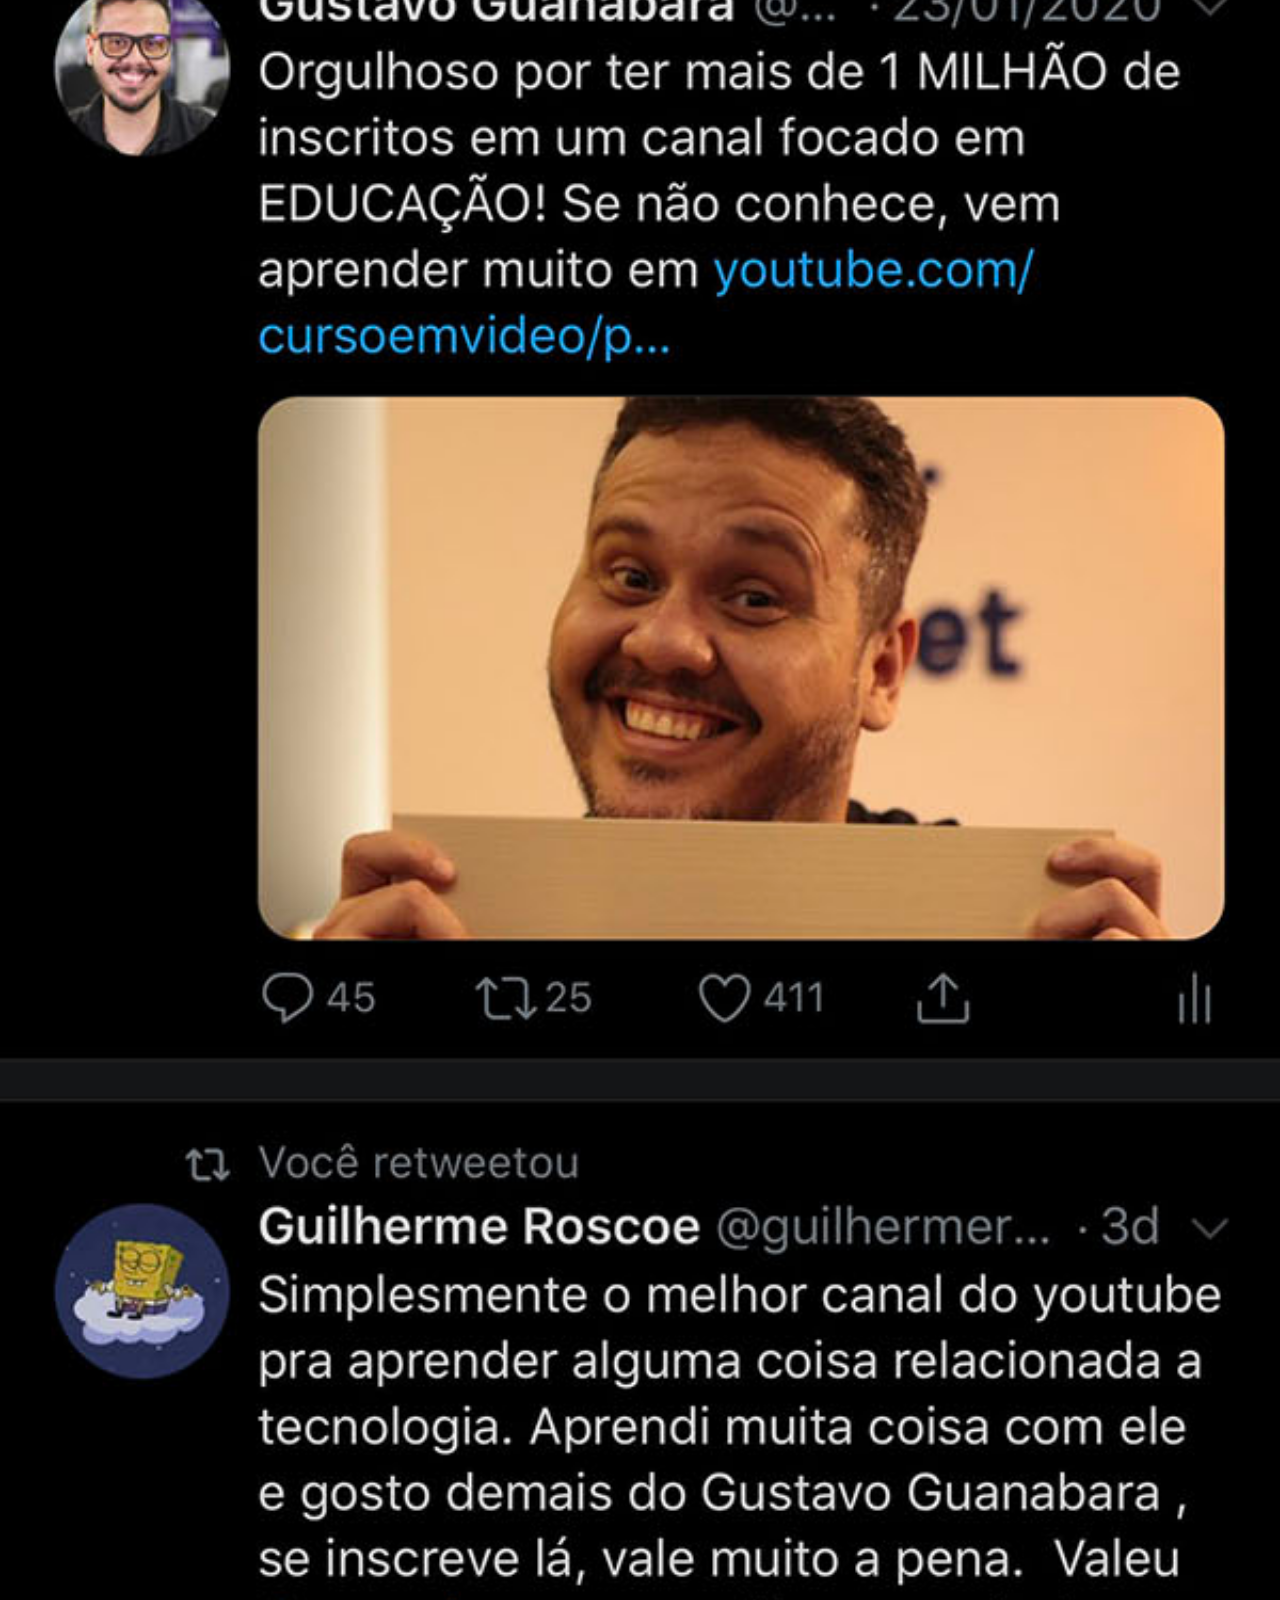
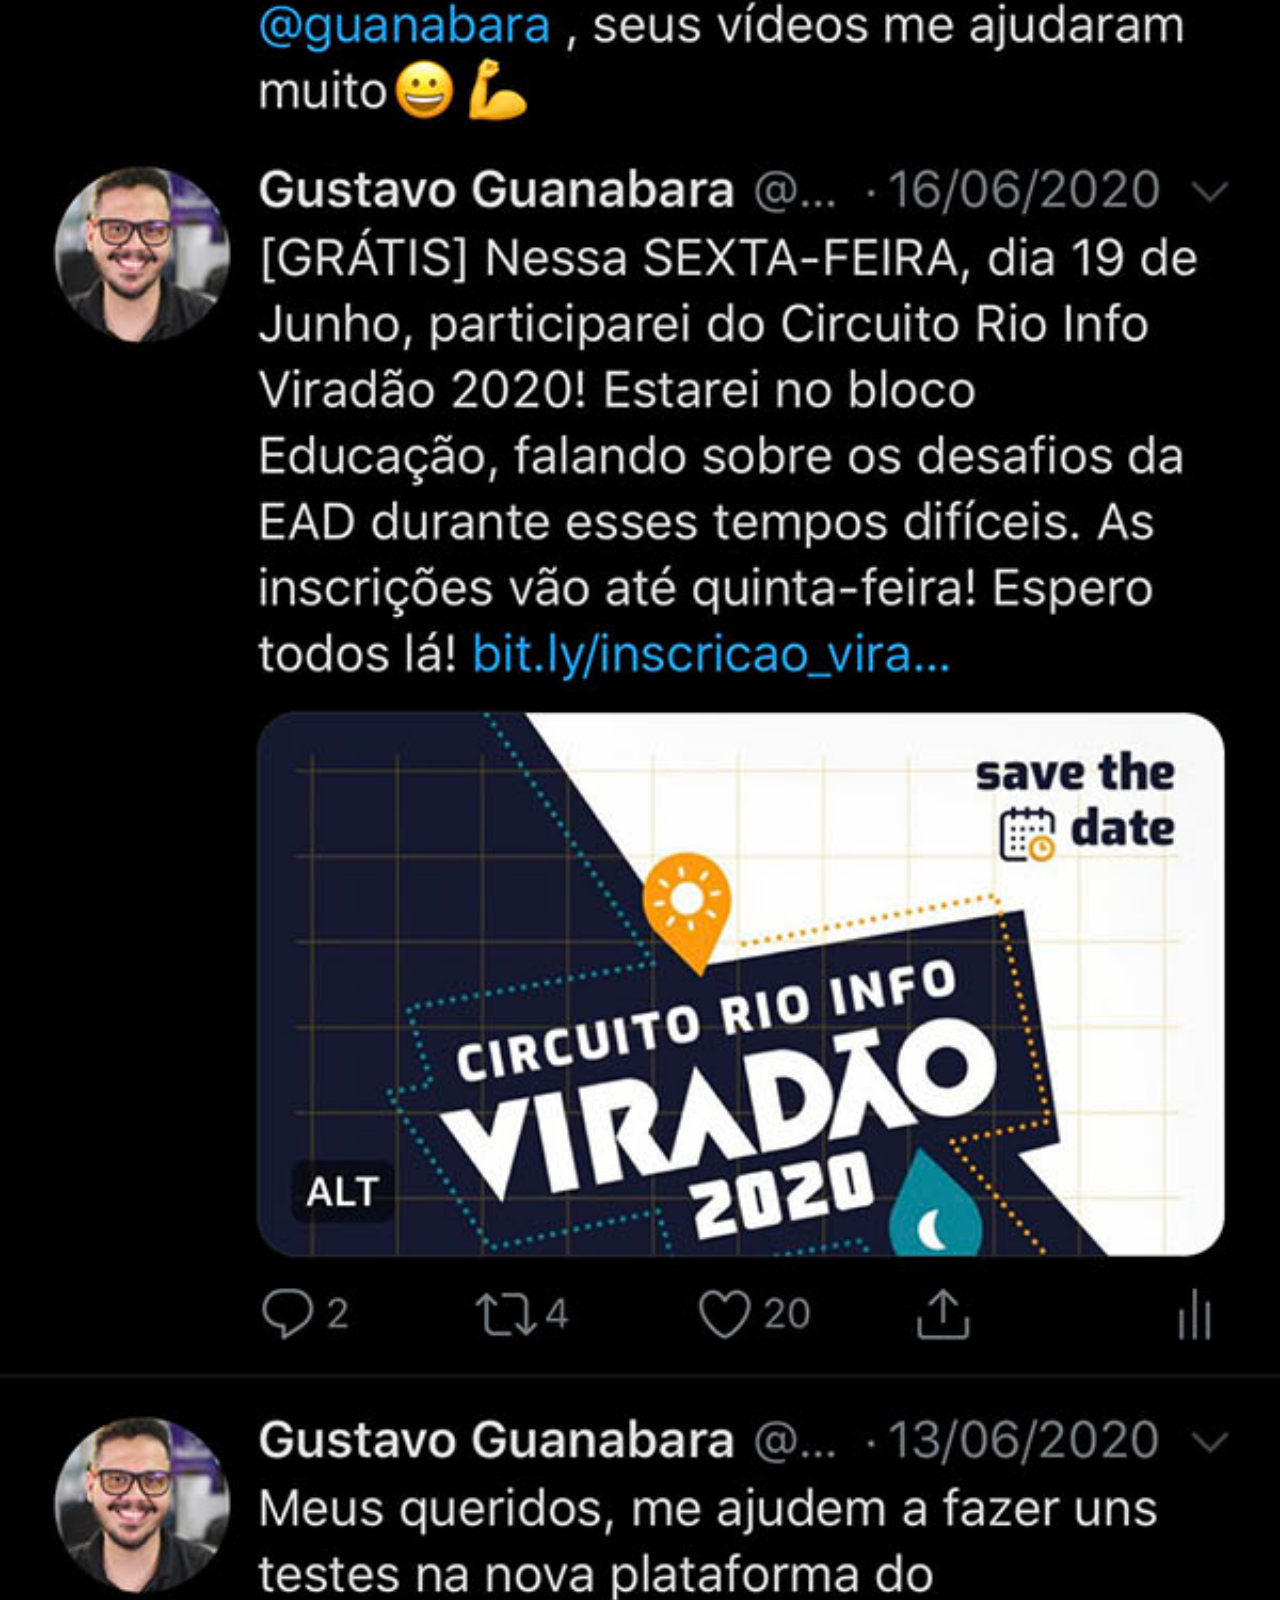
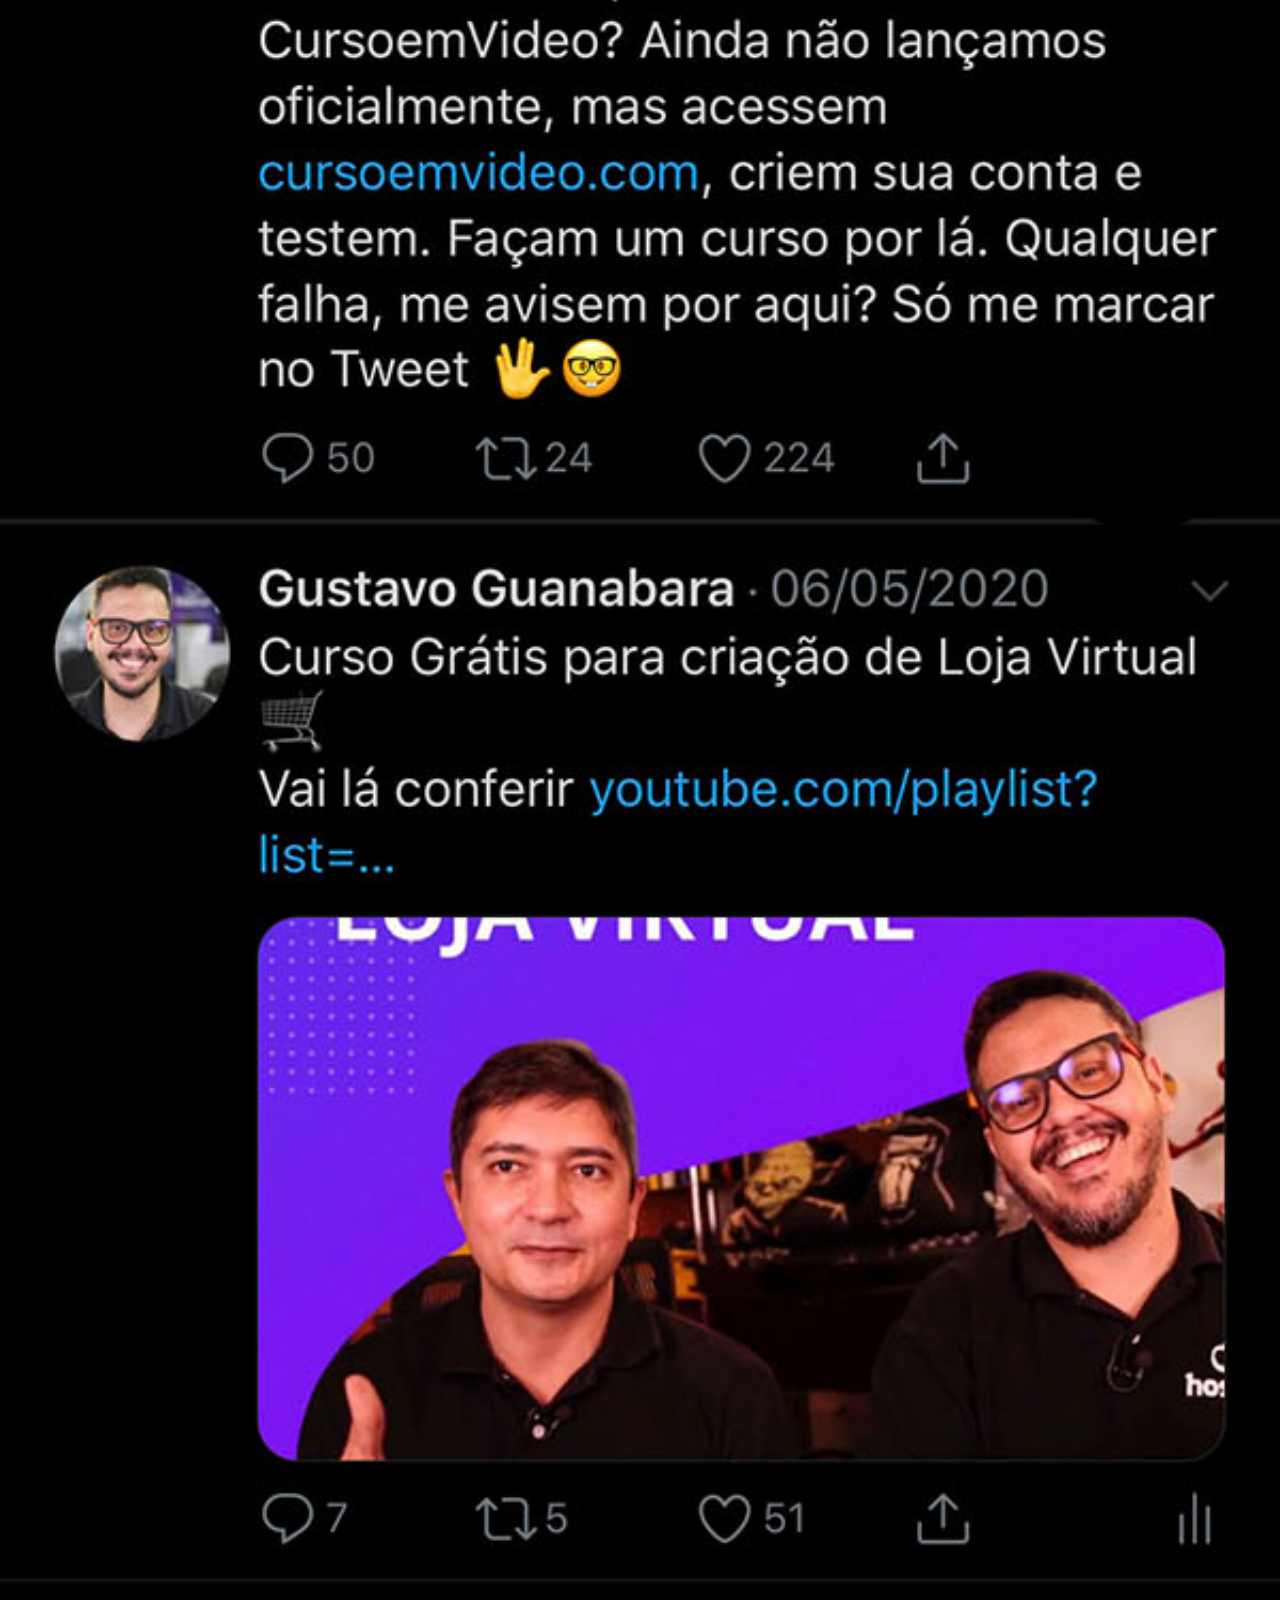
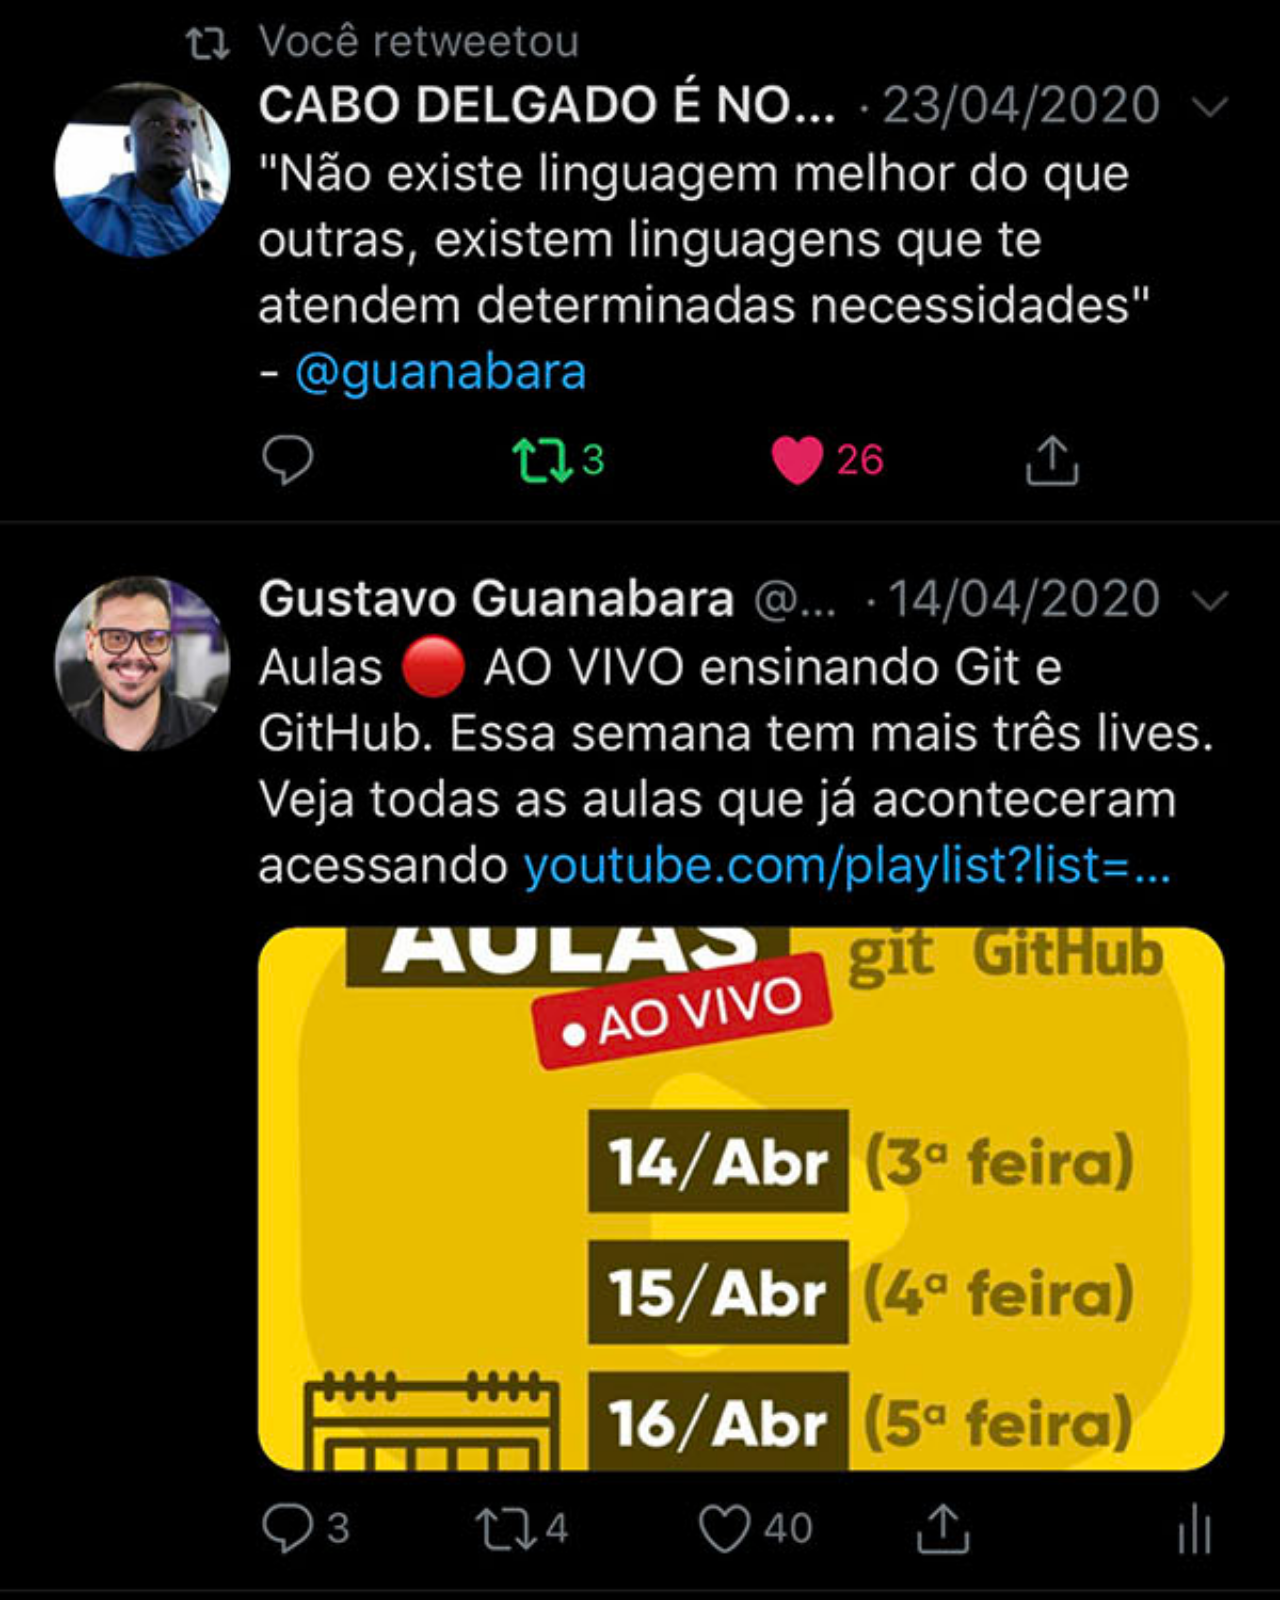
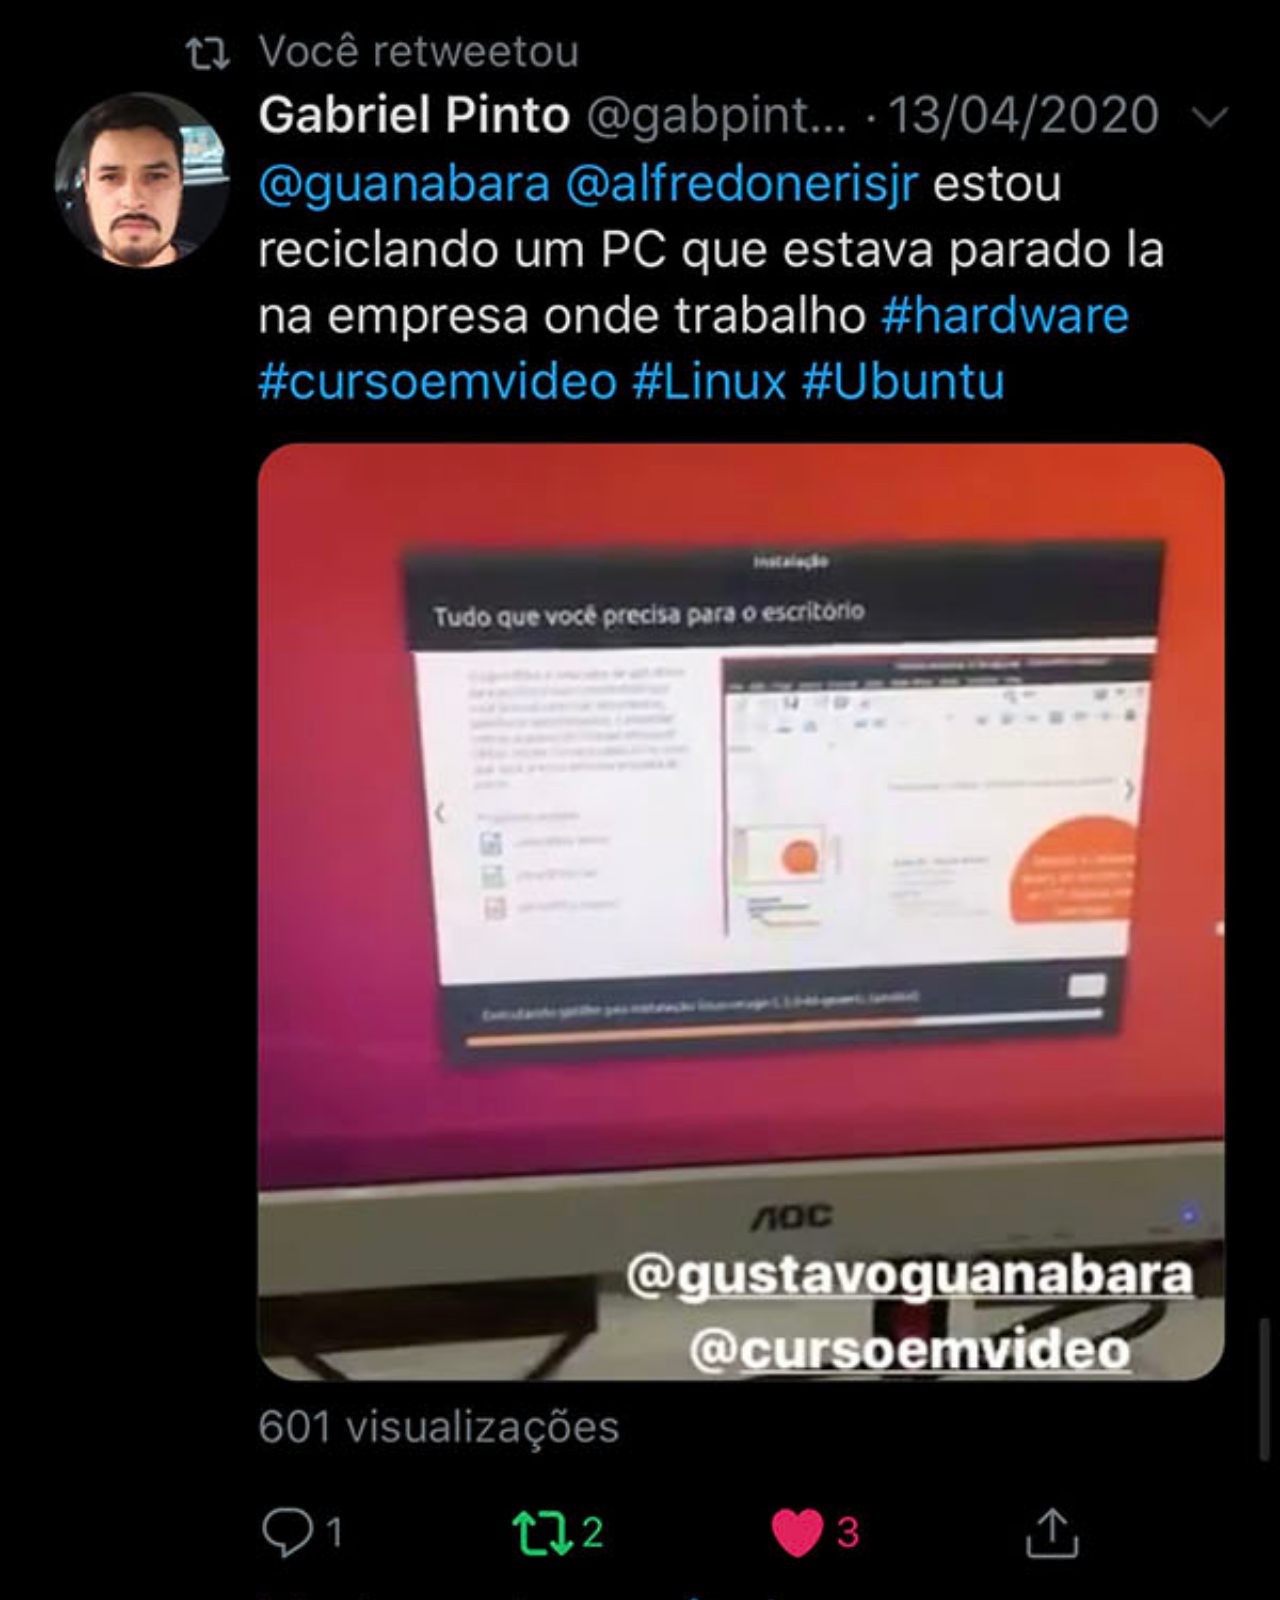
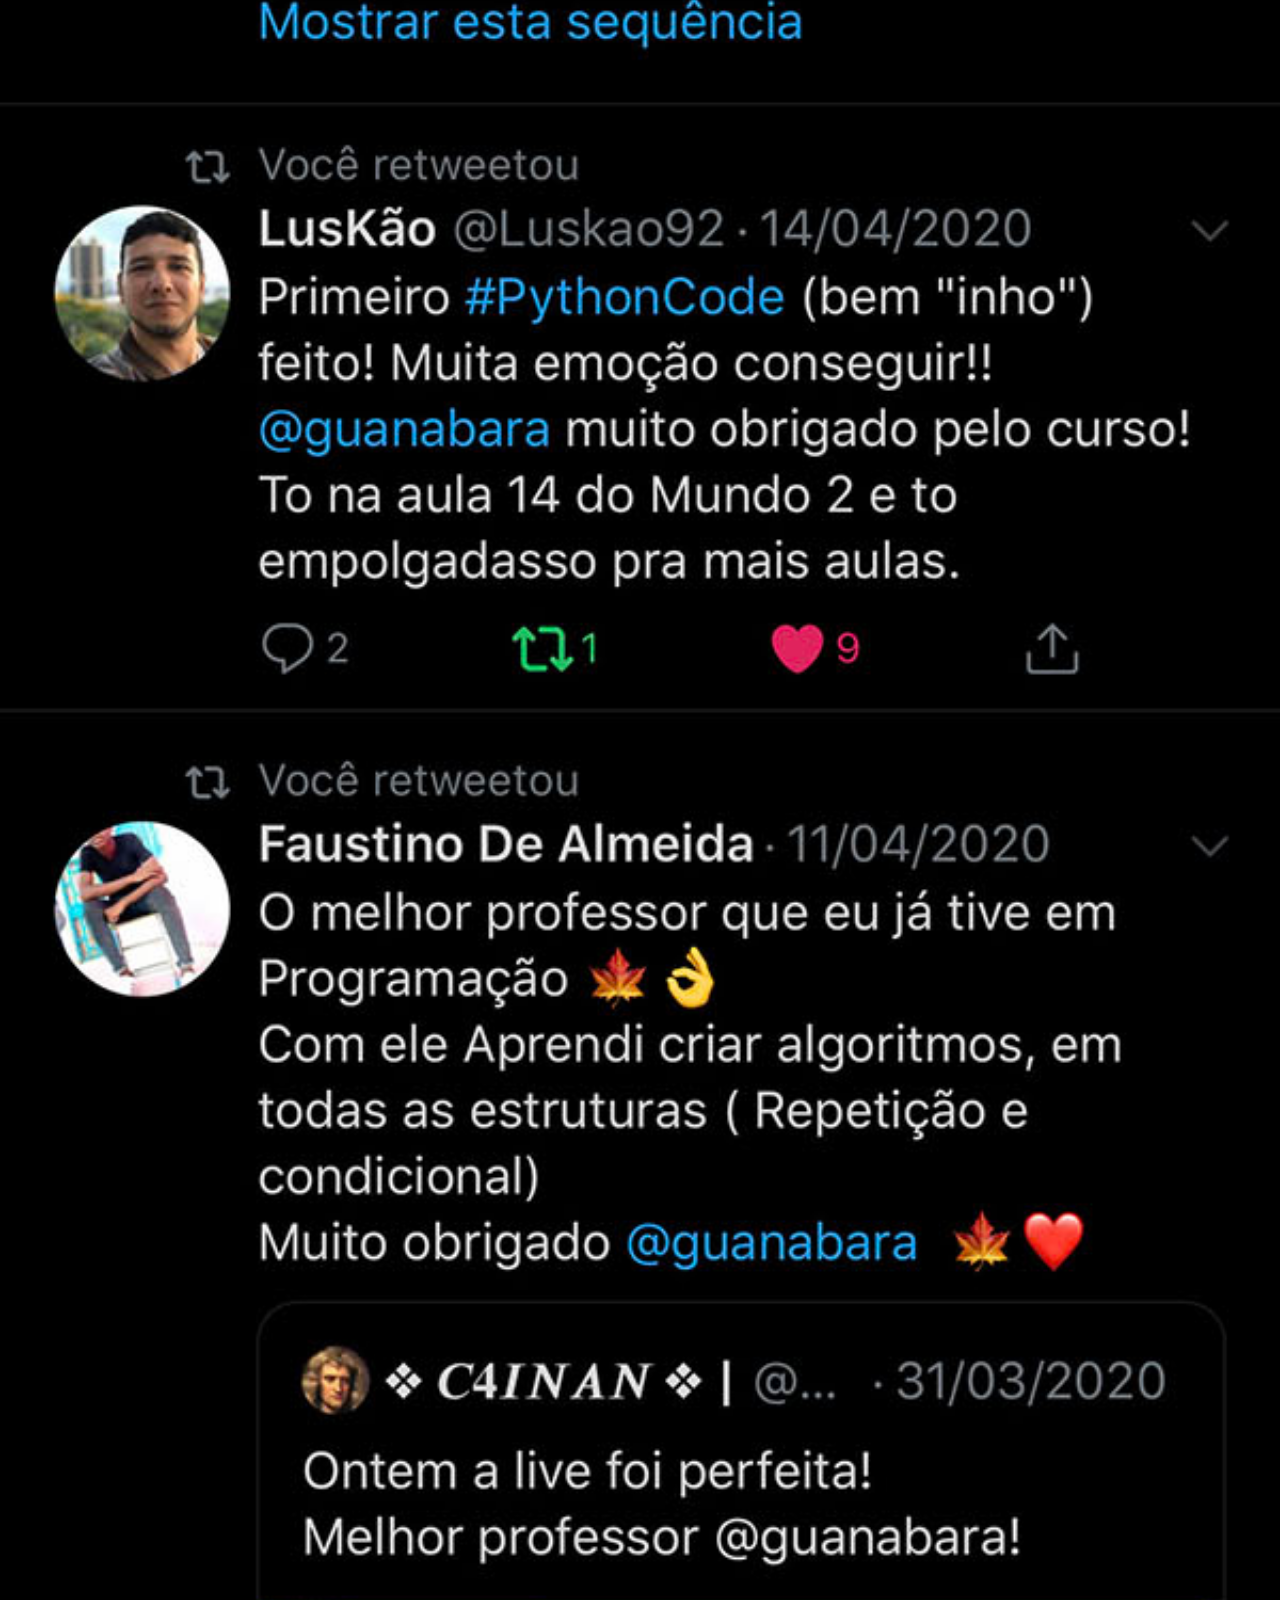
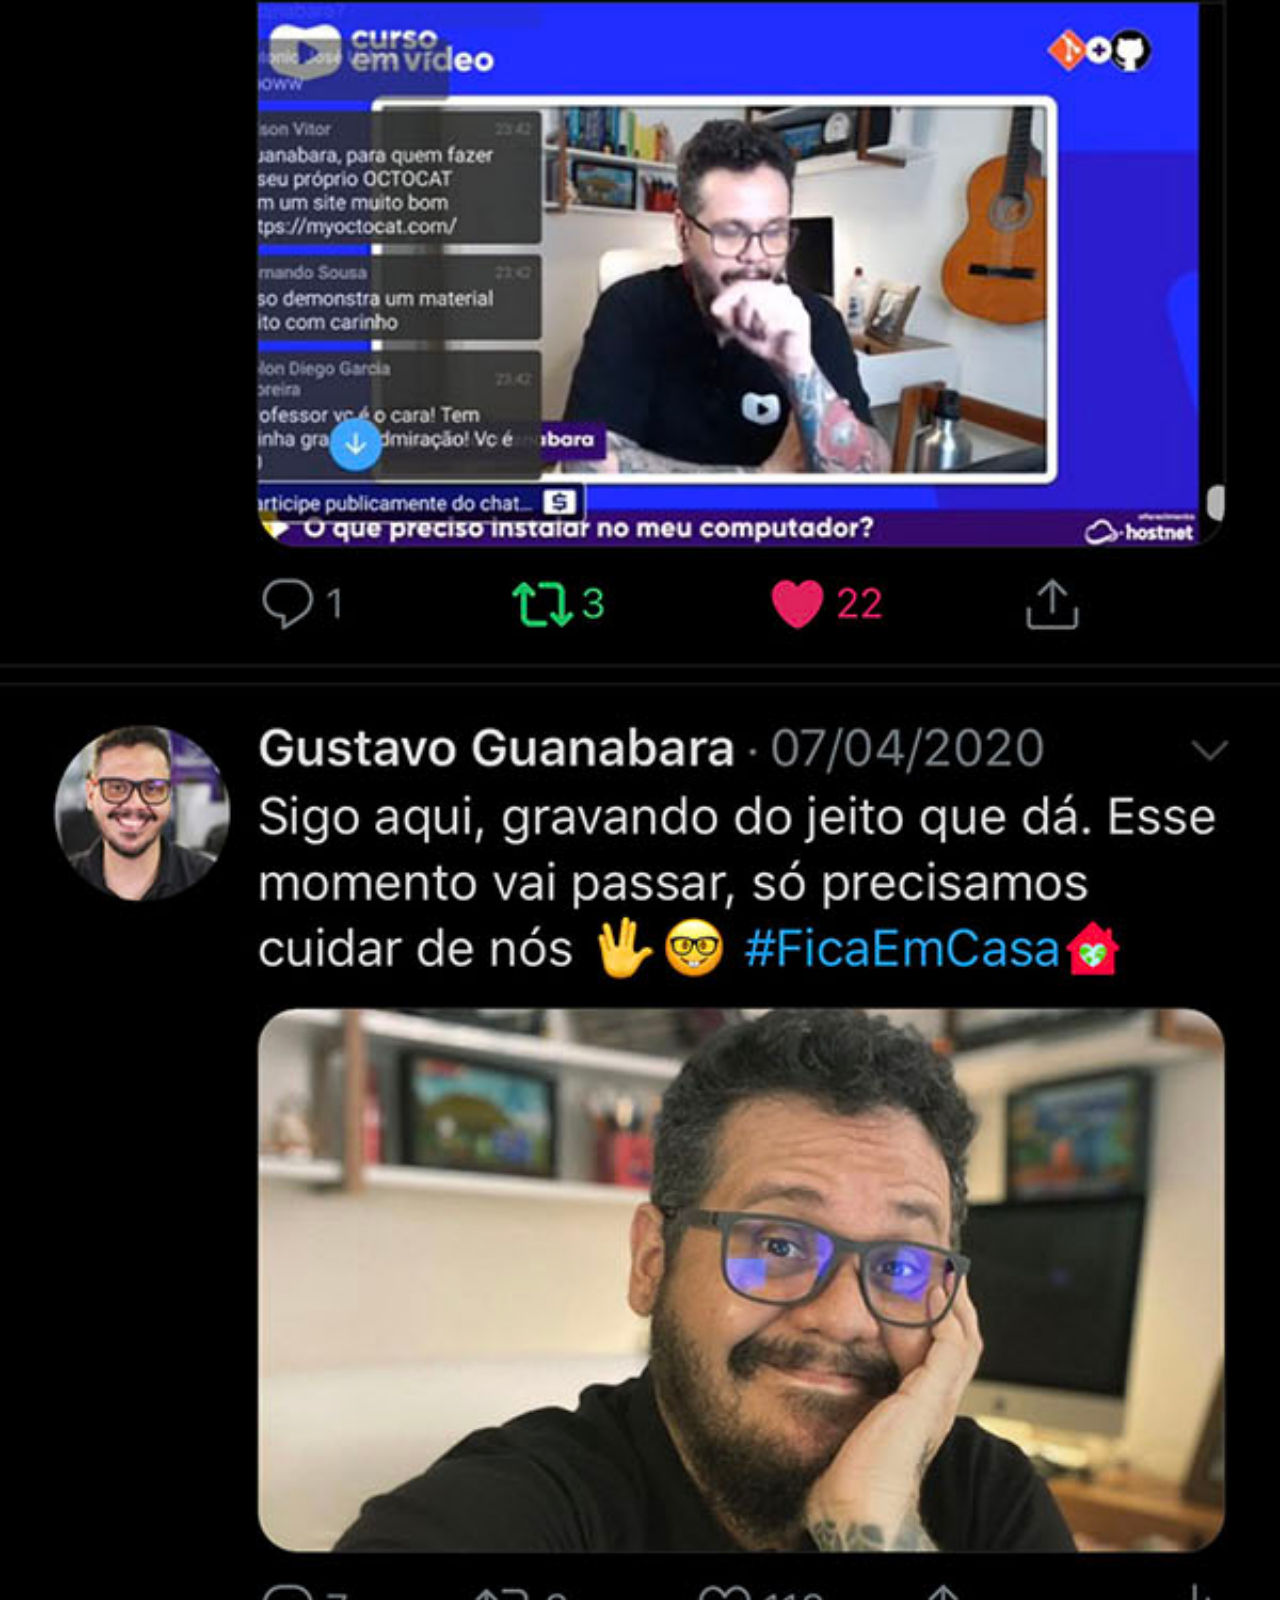
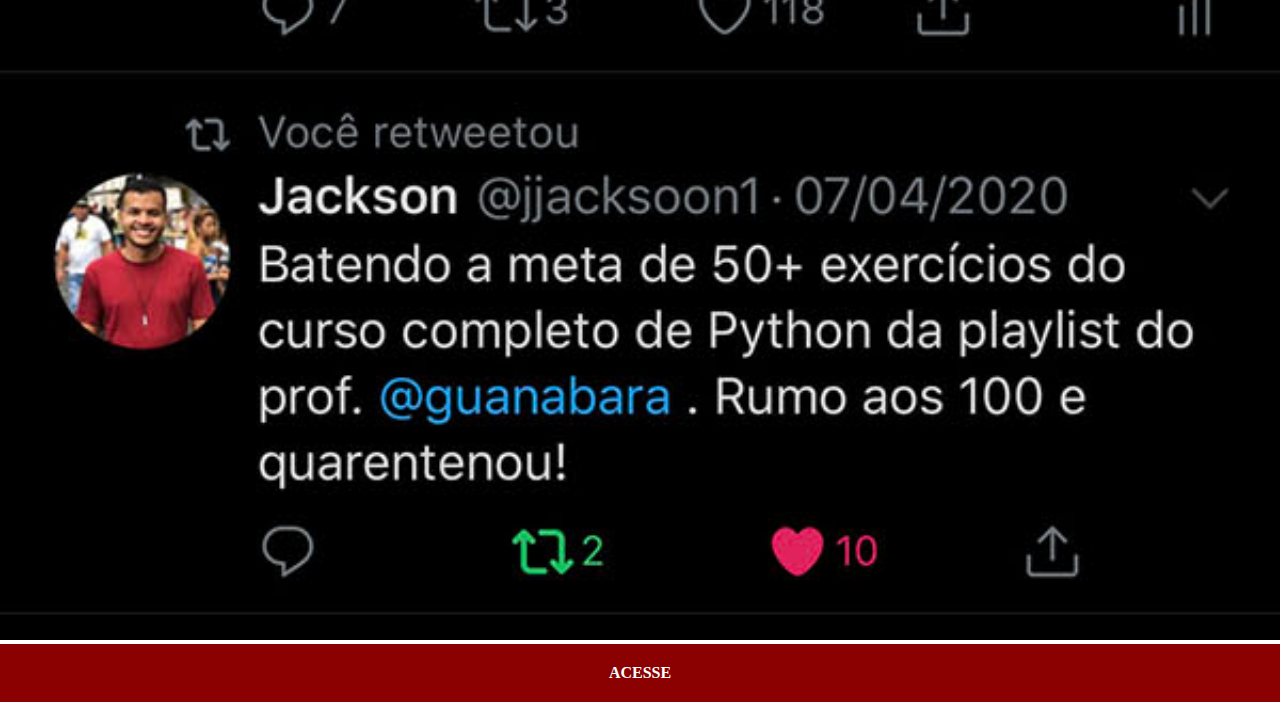
<file: projeto-social/twitter.html>
<!DOCTYPE html>
<html lang="pt-br">
<head>
    <meta charset="UTF-8">
    <meta http-equiv="X-UA-Compatible" content="IE=edge">
    <meta name="viewport" content="width=device-width, initial-scale=1.0">
    <title>Twitter</title>
    <link rel="stylesheet" href="estilos/social.css">
</head>
<body>
    <img src="imagens/tela-twitter.jpg" alt="Twitter">
    <a href="https://twitter.com/guanabara" target="_blank">ACESSE</a>
</body>
</html>
</file>
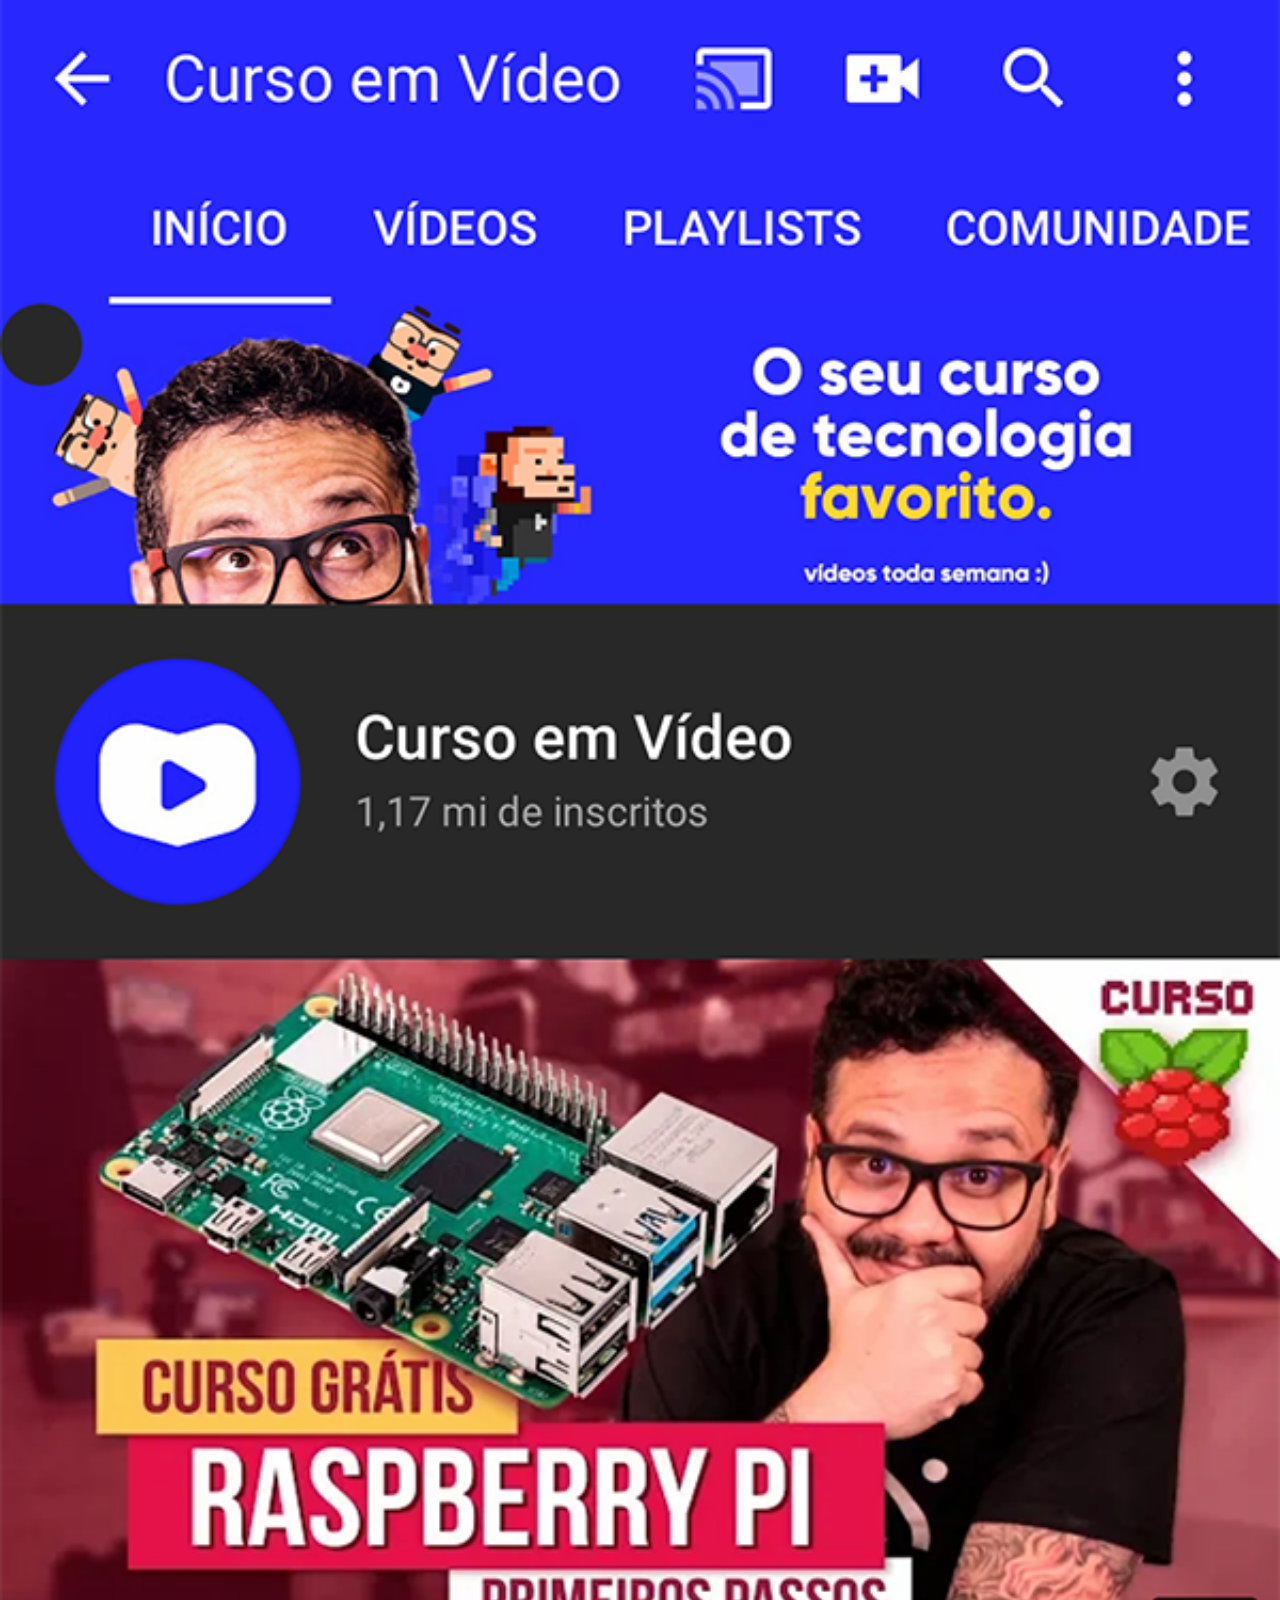
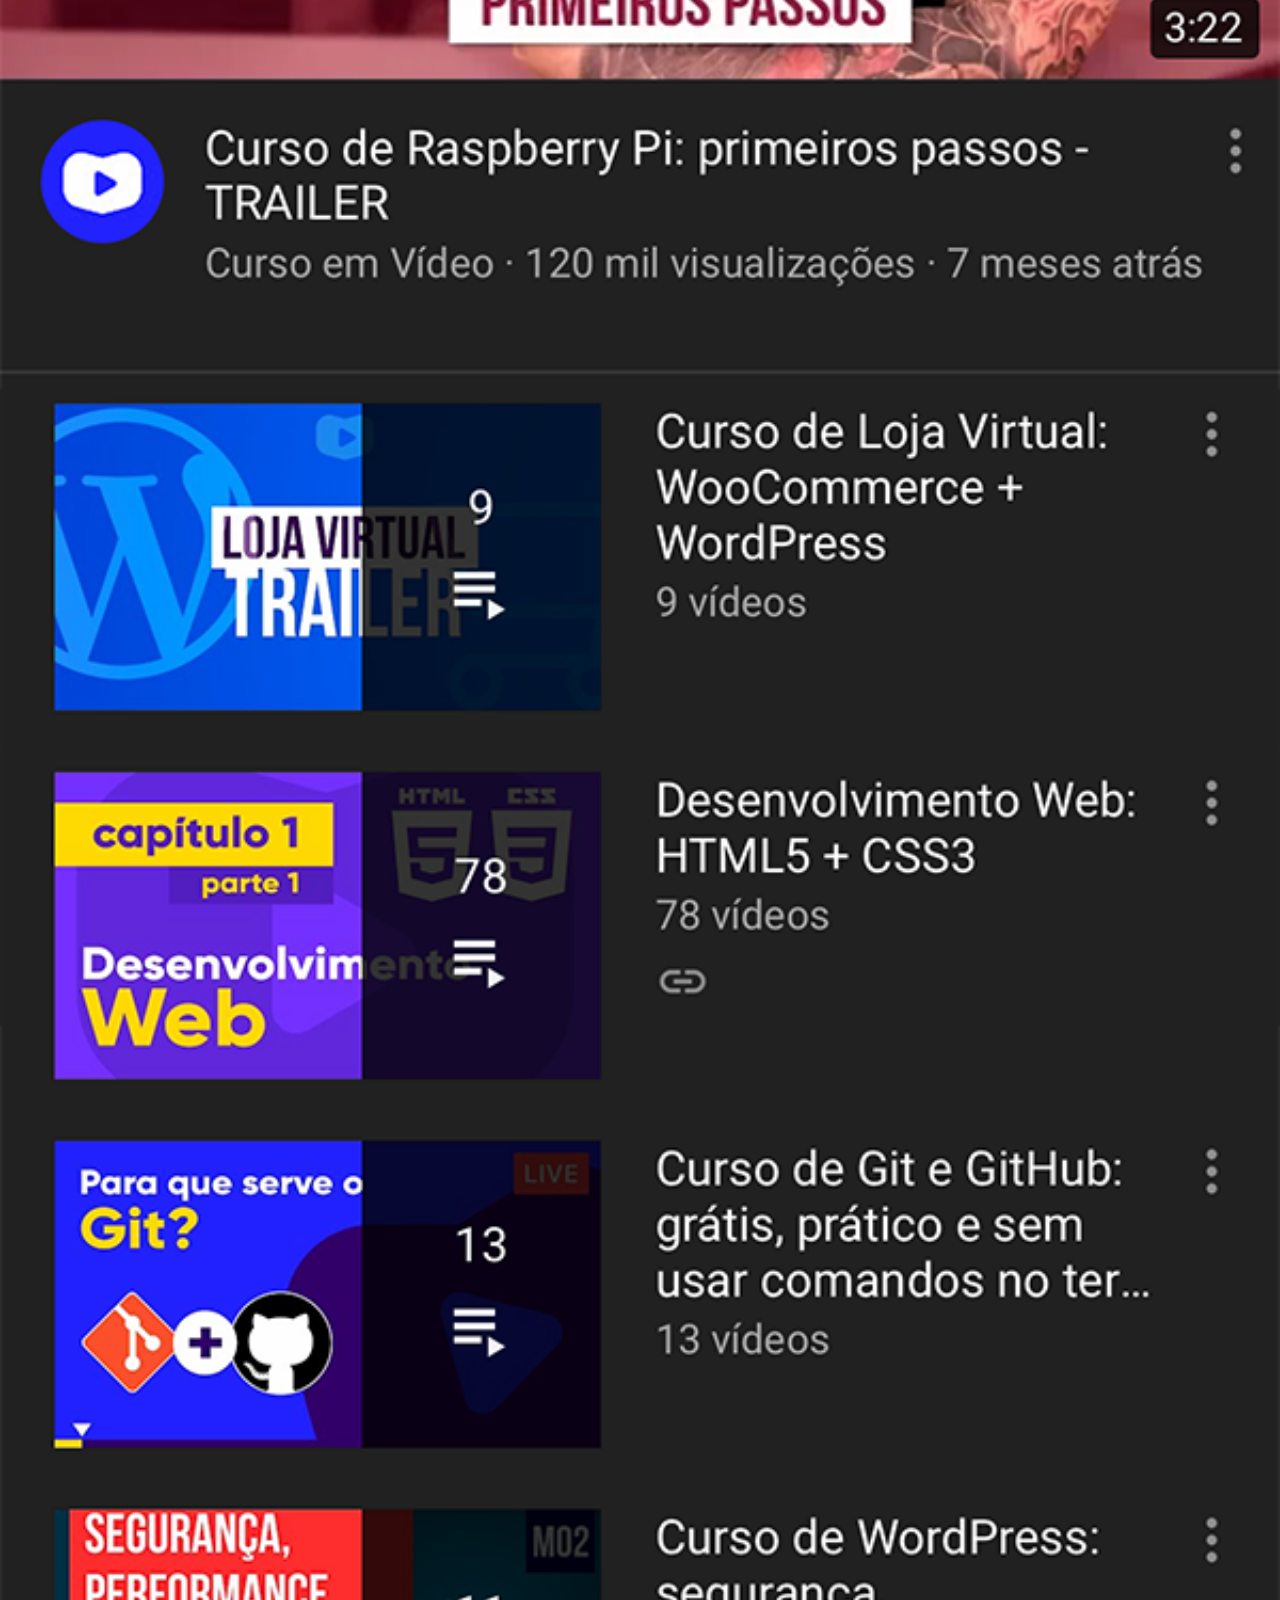
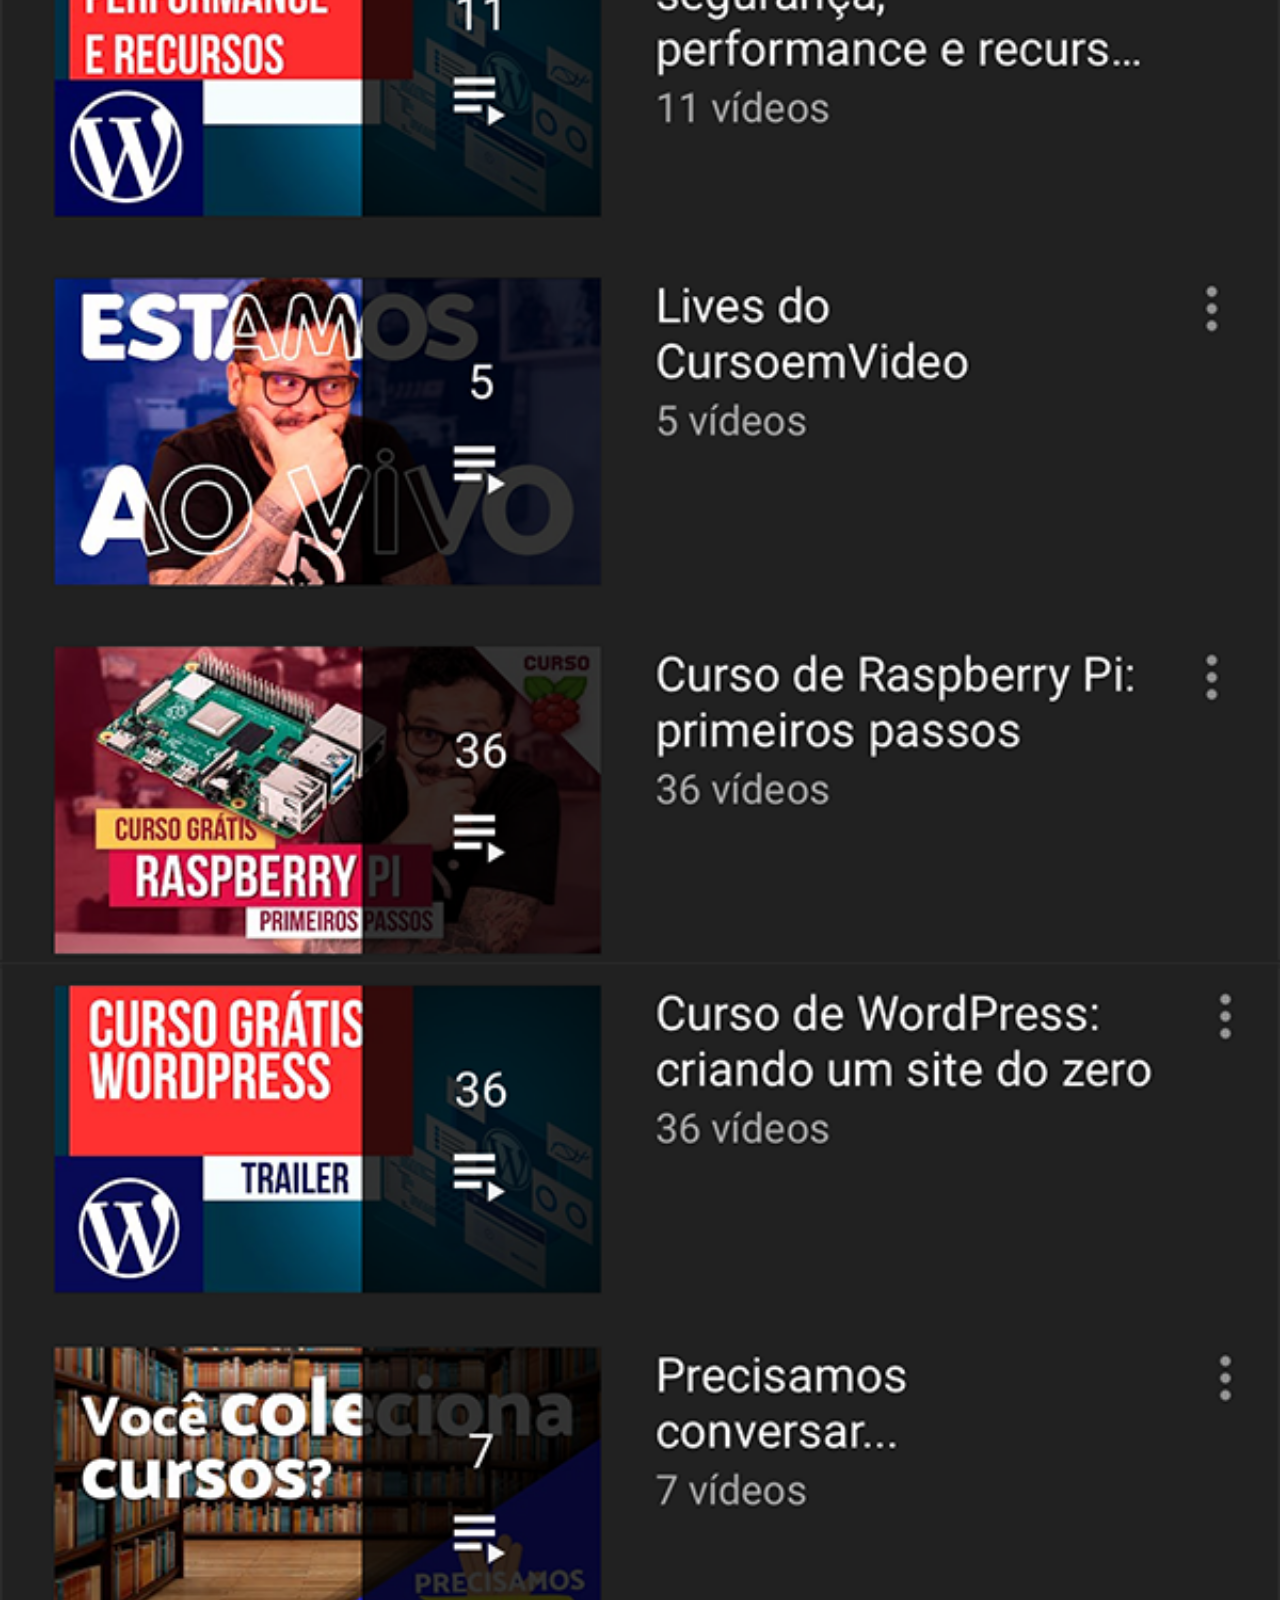
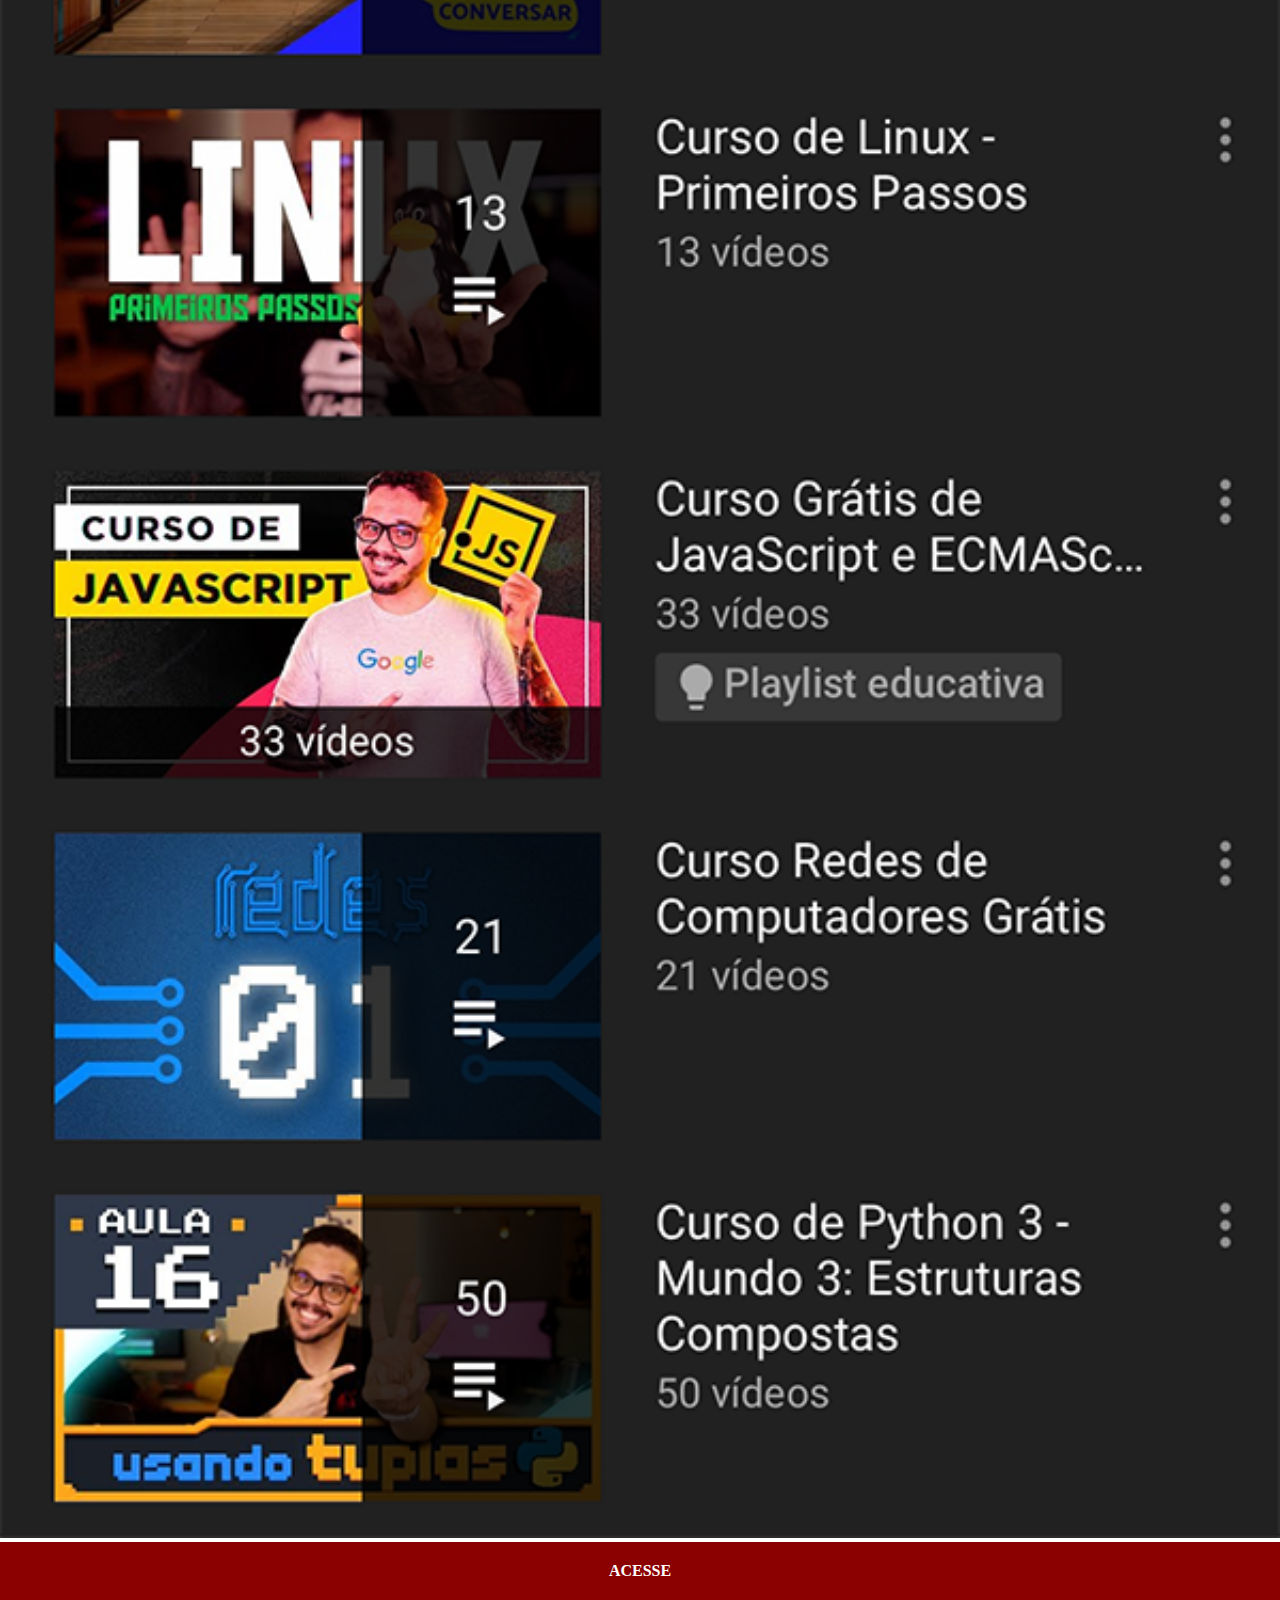
<file: projeto-social/youtube.html>
<!DOCTYPE html>
<html lang="pt-br">
<head>
    <meta charset="UTF-8">
    <meta http-equiv="X-UA-Compatible" content="IE=edge">
    <meta name="viewport" content="width=device-width, initial-scale=1.0">
    <title>YouTube</title>
    <link rel="stylesheet" href="estilos/social.css">
</head>
<body>
    <img src="imagens/tela-youtube.png" alt="Youtube">
    <a href="https://www.youtube.com/@CursoemVideo/playlists" target="_blank">ACESSE</a>
</body>
</html>
</file>
<file: Exercicio/estilo/style.css>
@charset "UTF-8";

@import url('https://fonts.googleapis.com/css2?family=Passion+One&display=swap');
@import url('https://fonts.googleapis.com/css2?family=Sriracha&display=swap');

:root {
    --fonte1: Verdana, Geneva, Tahoma, sans-serif;
    --fonte2: 'Passion One', cursive;
    --fonte3: 'Sriracha', cursive;
}

* {
    margin: 0px;
    padding: 0px;
}

html, body {
    min-height: 100vh;
    background-color: darkgrey;
    font-family: var(--fonte1);
}

header {
    background-color: black;
    color: white;
    text-align: center;
}

header > h1 {
    padding-top: 50px;
    font-variant: small-caps;
    font-family: var(--fonte2);
    font-size: 10vw;
}

header > p {
    padding-bottom: 50px;
}

header a, footer a {
    color: white;
    text-decoration: none;
    font-weight: bolder;
}

header a:hover, footer a:hover {
    text-decoration: underline;
}

section {
    padding-top: 10vh;
    padding-bottom: 10vh;
    line-height: 2em;
    padding-left: 30px;
    font-family: var(--fonte3);
    font-size: 3.5vw;
}

section > p {
    padding-bottom: 2em;
}

section.normal {
    background-color: white;
    color: black;
}

section.imagem {
    background-color: rgb(51, 51, 51);
    color: white;
    box-shadow: inset 6px 6px 13px 0px rgba(0, 0, 0, 0.459);
    background-size: cover;
    background-attachment: fixed;
}

section.imagem > p {
    background-color: rgba(0, 0, 0, 0.514);
    display: inline-block;
    padding: 5px;
    text-shadow: 1px 1px 0px black;
}

section#img01 {
    background-image: url(../pacote-d012/imagens/background001.jpg);
    background-position: right center;
}

section#img02 {
    background-image: url(../pacote-d012/imagens/background002.jpg);
    background-position: right center;
}

footer {
    background-color: black;
    text-align: center;
    color: white;
    padding: 10px;
}
</file>
<file: pacote-imagens-cap25/estilos/style.css>
@charset "UTF-8"; 

* {
    margin: 0px;
    padding: 0px;
    font-family: Arial, Helvetica, sans-serif;
}

html, body {
    width: 100vw;
    height: 100vh;
    background-color: #233eff;
    background-size: contain;
    background-repeat: no-repeat;
}

h1 {
    color: white;
    text-shadow: 3px 3px 0px #1526a7;
    padding: 10px;
}
</file>
<file: pacote-imagens-cap25/estilos/empe.css>
@charset "UTF-8"; 

body {
    background-image: url(../imagens/cev-portrait.jpg);
    background-position: center bottom;
}
</file>
<file: pacote-imagens-cap25/estios/paisage.css>
@charset "UTF-8"; 

body {
    background-image: url(../imagens/cev-landscape.jpg);
    background-position: left bottom;
}
</file>
<file: projeto-social/estilos/style.css>
@charset "UTF-8";

* {
    margin: 0px;
    padding: 0px;
    font-family: Arial, Helvetica, sans-serif;
}

html, body {
    height: 100vh;
    width: 100vw;
    background-color: black;
}

body {
    background: url('../imagens/fundo-madeira.jpg') no-repeat top center;
    background-size: cover;
    background-attachment: fixed;

}

main {
    height: 100vh;
    position: relative;

}

section#telefone {
    height: 627px;
    width: 311px;
    background: url('../imagens/frame-iphone.png') no-repeat;
    position: absolute;
    top: 50%;
    left: 50%;
    transform: translate(-50%, -50%);
}

iframe#tela {
    position: relative;
    top: 80px;
    left: 22px;
    width: 267px;
    height: 471px;
}

section#redes-sociais {
    text-align: right;
}

section#redes-sociais img {
    width: 60px;
    margin: 10px;
    border-radius: 50%;
    box-shadow: 2px 2px 5px rgba(0, 0, 0, 0.400);
    box-sizing: border-box;
}

section#redes-sociais img:hover {
    border: 2px solid rgba(255, 255, 255, 0.600);
    transform: translate(-3px, -3px);
    box-shadow: 5px 5px 10px rgba(0, 0, 0, 0.61);
    transition: transform 0.2s, border 1s;
}
</file>
<file: style.css>
@charset "UTF-8";

@import url('https://fonts.googleapis.com/css2?family=Bebas+Neue&display=swap');

@font-face {
    font-family: 'Android';
    src: url(fontes/idroid.otf) format('opentype')
}

:root {
    --cor0:#c5ebd6;
    --cor1:#83e1ad;
    --cor2:#3ddc84;
    --cor3:#2fa866;
    --cor4:#1a5c37;
    --cor5:#063d1e;

    --fonte-padrao: Arial, Verdana, Helvetica, sans-serif;
    --fonte-destaque:'Bebas Neue', cursive;
    --fonte-android: 'Android', cursive;
}

* {
    margin: 0px;
    padding: 0px;
}

body {
    background-color: var(--cor0);
    font-family: var(--fonte-padrao);
}

a.externo::after {
    content: '\00A0\1F517';
}

header {
    background-image: linear-gradient(to bottom, var(--cor3), var(--cor5));
    min-height: 150px;
    text-align: center;
    padding-top: 40px;
}

header > h1 {
    color: white;
    font-family: var(--fonte-destaque);
    font-size: 3em;
    font-weight: normal;
    margin-bottom: 20px;
    text-shadow: 2px 2px 0px rgba(0, 0, 0, 0.267);
}

header > p {
    color: white;
    font-size: 1.2em;
    font-family: var(--fonte-padrao);
    max-width: 600px;
    padding-right: 10px;
    padding-left: 10px;
    margin: auto;
    text-shadow: 2px 2px 0px rgba(0, 0, 0, 0.322);
    margin-bottom: 20px;
}

nav {
    background-color: var(--cor5);
    padding: 10px;
    box-shadow: 0px 7px 7px rgba(0, 0, 0, 0.205);
}

nav > a:hover {
    background-color: var(--cor3);
    color: var(--cor5);
}

nav > a {
    color: var(--cor1);
    padding: 10px;
    border-radius: 5px;
    text-decoration: none;
    font-weight: bold;
    transition-duration: 0.5s;
}

main {
    min-width: 300px;
    max-width: 1000px;
    margin: auto;
    margin-bottom: 30px;
    padding: 20px;
    background-color: white;
    box-shadow: 0px 0px 10px rgba(0, 0, 0, 0.5);
    border-bottom-left-radius: 10px;
    border-bottom-right-radius: 10px;

}

main h1 {
    color: var(--cor5);
    font-family: var(--fonte-android);
    font-weight: normal;
    font-size: 1.8em;
}

main h2 {
    font-family: var(--fonte-android);
    color: var(--cor4);
    font-size: 1.3em;
    background-image: linear-gradient(to right, var(--cor0), transparent);
    text-indent: 8px;
    font-weight: normal;
}

main p {
    margin: 15px 0px 15px 0px;
    text-align: justify;
    text-indent: 30px;
    font-size: 1em;
    line-height: 2em;
}

main strong {
    color: var(--cor4);
    font-weight: bold;
}

main a {
    text-decoration: none;
    font-weight: bold;
    color: var(--cor5);
    background-color: var(--cor0);
    padding: 2px 6px;
}

main a:hover {
    text-decoration: underline;
    color: var(--cor4);
}

main img {
    width: 100%;
}

main img.pequena {
    max-width: 350px;
    display: block;
    margin: auto;
}

div.video {
    background-color: var(--cor5);
    margin: 0px -20px 30px -20px;
    padding: 20px;
    padding-bottom: 59%;
    position: relative;
}

div.video > iframe {
    position: absolute;
    top: 5%;
    left: 5%;
    width: 90%;
    height: 90%;
}

aside {
   background-color: var(--cor1);
   padding: 10px;
   border-radius: 10px;
   box-shadow: 3px 3px 8px rgba(0, 0, 0, 0.274);
}

aside > h3 {
    background-color: var(--cor4);
    color: white;
    padding: 5px;
    margin: -10px -10px 0px -10px;
    border-radius: 10px 10px 0px 0px;
}

aside > ul {
    list-style-position: inside;
    columns: 2;
    list-style-type: '\2714\00A0\00A0';
    }

footer {
    background-color: var(--cor5);
    color: white;
    text-align: center;
    font-size: 0.8em;
    padding: 5px;
}

footer a {
    color: white;
    font-weight: bolder;
    text-decoration: none;
}

footer a:hover {
    text-decoration: underline;
    color: var(--cor1);
}
</file>
<file: projeto-site-android/style.css>
@charset "UTF-8";

@import url('https://fonts.googleapis.com/css2?family=Bebas+Neue&display=swap');

@font-face {
    font-family: 'Android';
    src: url(fontes/idroid.otf) format('opentype')
}

:root {
    --cor0:#c5ebd6;
    --cor1:#83e1ad;
    --cor2:#3ddc84;
    --cor3:#2fa866;
    --cor4:#1a5c37;
    --cor5:#063d1e;

    --fonte-padrao: Arial, Verdana, Helvetica, sans-serif;
    --fonte-destaque:'Bebas Neue', cursive;
    --fonte-android: 'Android', cursive;
}

* {
    margin: 0px;
    padding: 0px;
}

body {
    background-color: var(--cor0);
    font-family: var(--fonte-padrao);
}

a.externo::after {
    content: '\00A0\1F517';
}

header {
    background-image: linear-gradient(to bottom, var(--cor3), var(--cor5));
    min-height: 150px;
    text-align: center;
    padding-top: 40px;
}

header > h1 {
    color: white;
    font-family: var(--fonte-destaque);
    font-size: 3em;
    font-weight: normal;
    margin-bottom: 20px;
    text-shadow: 2px 2px 0px rgba(0, 0, 0, 0.267);
}

header > p {
    color: white;
    font-size: 1.2em;
    font-family: var(--fonte-padrao);
    max-width: 600px;
    padding-right: 10px;
    padding-left: 10px;
    margin: auto;
    text-shadow: 2px 2px 0px rgba(0, 0, 0, 0.322);
    padding-bottom: 50px;
}

nav {
    background-color: var(--cor5);
    padding: 10px;
    box-shadow: 0px 7px 7px rgba(0, 0, 0, 0.205);
}

nav > a:hover {
    background-color: var(--cor3);
    color: var(--cor5);
}

nav > a {
    color: var(--cor1);
    padding: 10px;
    border-radius: 5px;
    text-decoration: none;
    font-weight: bold;
    transition-duration: 0.5s;
}

main {
    min-width: 300px;
    max-width: 1000px;
    margin: auto;
    margin-bottom: 30px;
    padding: 20px;
    background-color: white;
    box-shadow: 0px 0px 10px rgba(0, 0, 0, 0.5);
    border-bottom-left-radius: 10px;
    border-bottom-right-radius: 10px;

}

main h1 {
    color: var(--cor5);
    font-family: var(--fonte-android);
    font-weight: normal;
    font-size: 1.8em;
}

main h2 {
    font-family: var(--fonte-android);
    color: var(--cor4);
    font-size: 1.3em;
    background-image: linear-gradient(to right, var(--cor0), transparent);
    text-indent: 8px;
    font-weight: normal;
}

main p {
    margin: 15px 0px 15px 0px;
    text-align: justify;
    text-indent: 30px;
    font-size: 1em;
    line-height: 2em;
}

main strong {
    color: var(--cor4);
    font-weight: bold;
}

main a {
    text-decoration: none;
    font-weight: bold;
    color: var(--cor5);
    background-color: var(--cor0);
    padding: 2px 6px;
}

main a:hover {
    text-decoration: underline;
    color: var(--cor4);
}

main img {
    width: 100%;
}

main img.pequena {
    max-width: 350px;
    display: block;
    margin: auto;
}

div.video {
    background-color: var(--cor5);
    margin: 0px -20px 30px -20px;
    padding: 20px;
    padding-bottom: 59%;
    position: relative;
}

div.video > iframe {
    position: absolute;
    top: 5%;
    left: 5%;
    width: 90%;
    height: 90%;
}

aside {
   background-color: var(--cor1);
   padding: 10px;
   border-radius: 10px;
   box-shadow: 3px 3px 8px rgba(0, 0, 0, 0.274);
}

aside > h3 {
    background-color: var(--cor4);
    color: white;
    padding: 5px;
    margin: -10px -10px 0px -10px;
    border-radius: 10px 10px 0px 0px;
}

aside > ul {
    list-style-position: inside;
    columns: 2;
    list-style-type: '\2714\00A0\00A0';
    }

footer {
    background-color: var(--cor5);
    color: white;
    text-align: center;
    font-size: 0.8em;
    padding: 5px;
}

footer a {
    color: white;
    font-weight: bolder;
    text-decoration: none;
}

footer a:hover {
    text-decoration: underline;
    color: var(--cor1);
}
</file>
<file: projeto-social/estilos/social.css>
@charset "URF-8";

* {
 margin: 0px;
 padding: 0px;
}

::-webkit-scrollbar {
 width: 0px;
 height: 0px;
}

img {
 width: 100vw;
 }

 a {
     display: block;
     background-color: darkred;
     color: white;
     padding: 20px;
     font-weight: bolder;
     text-align: center;
     text-decoration: none;
 }
</file>
